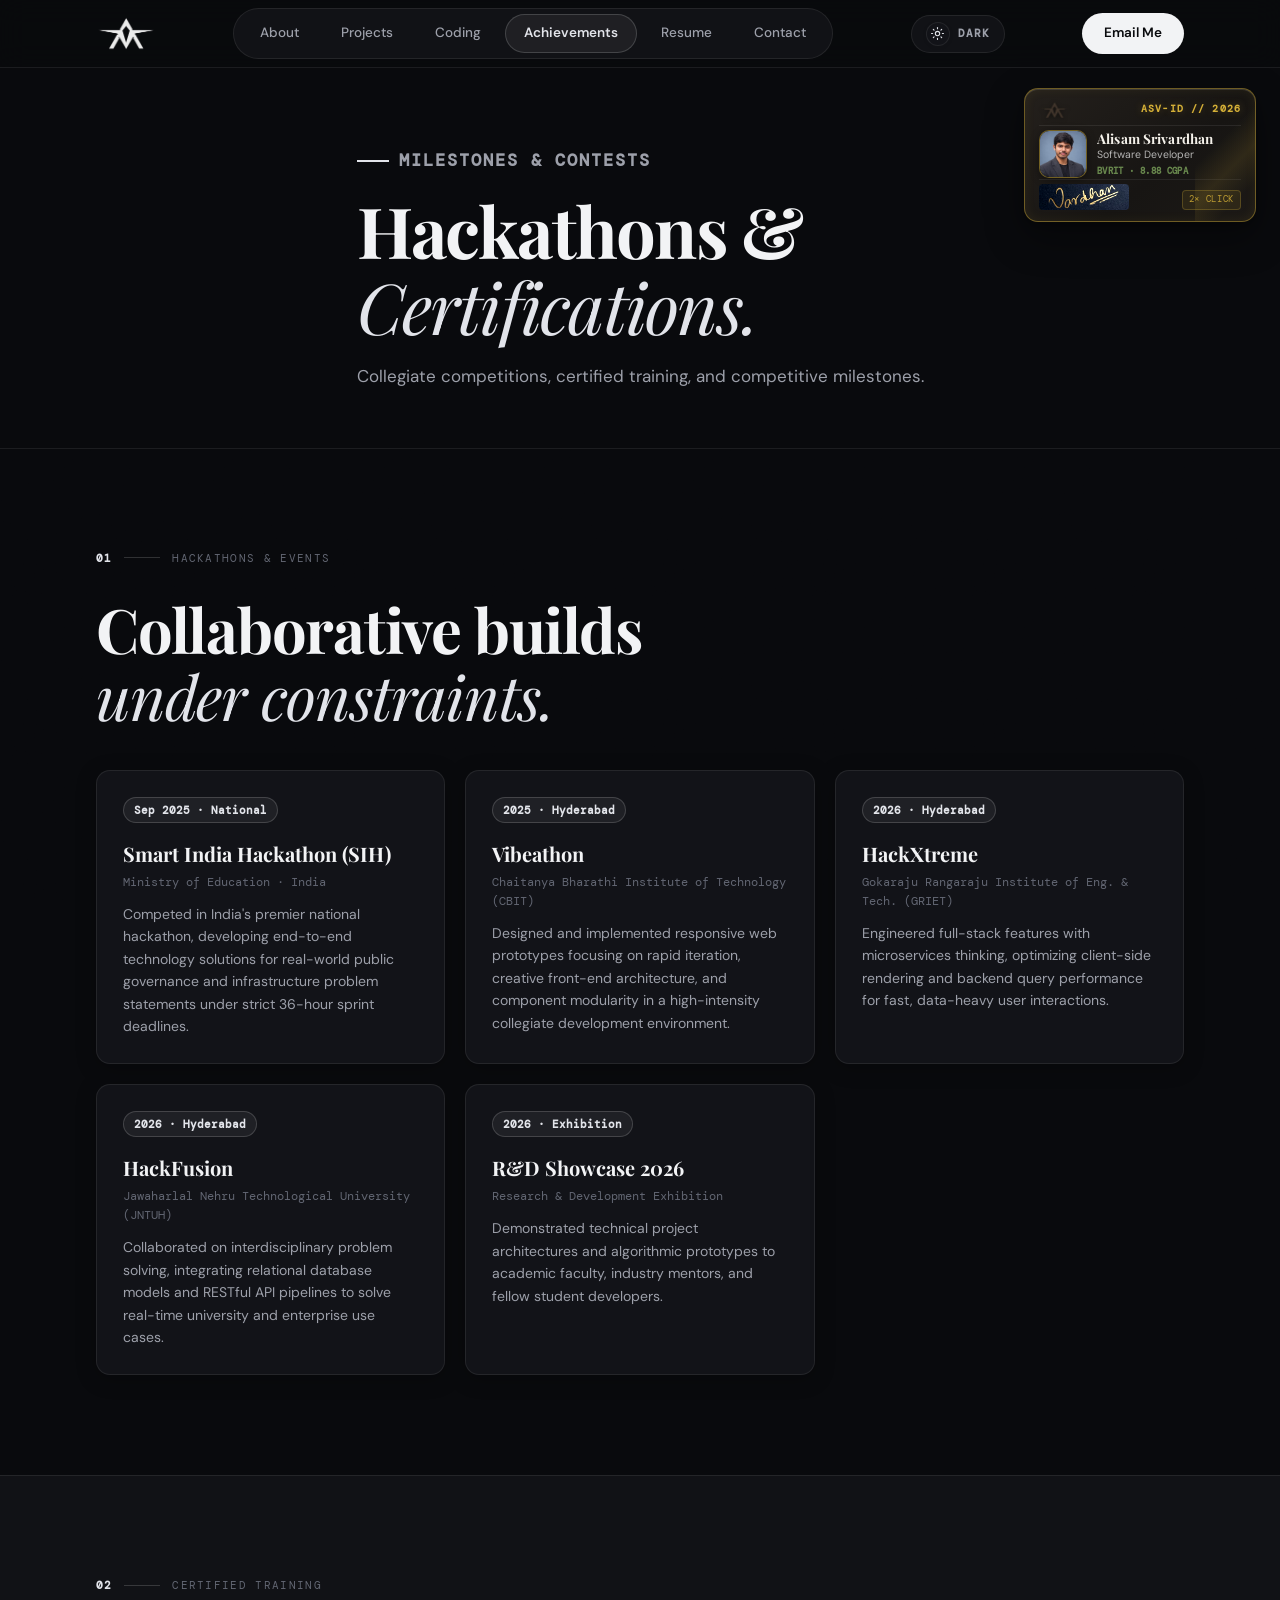
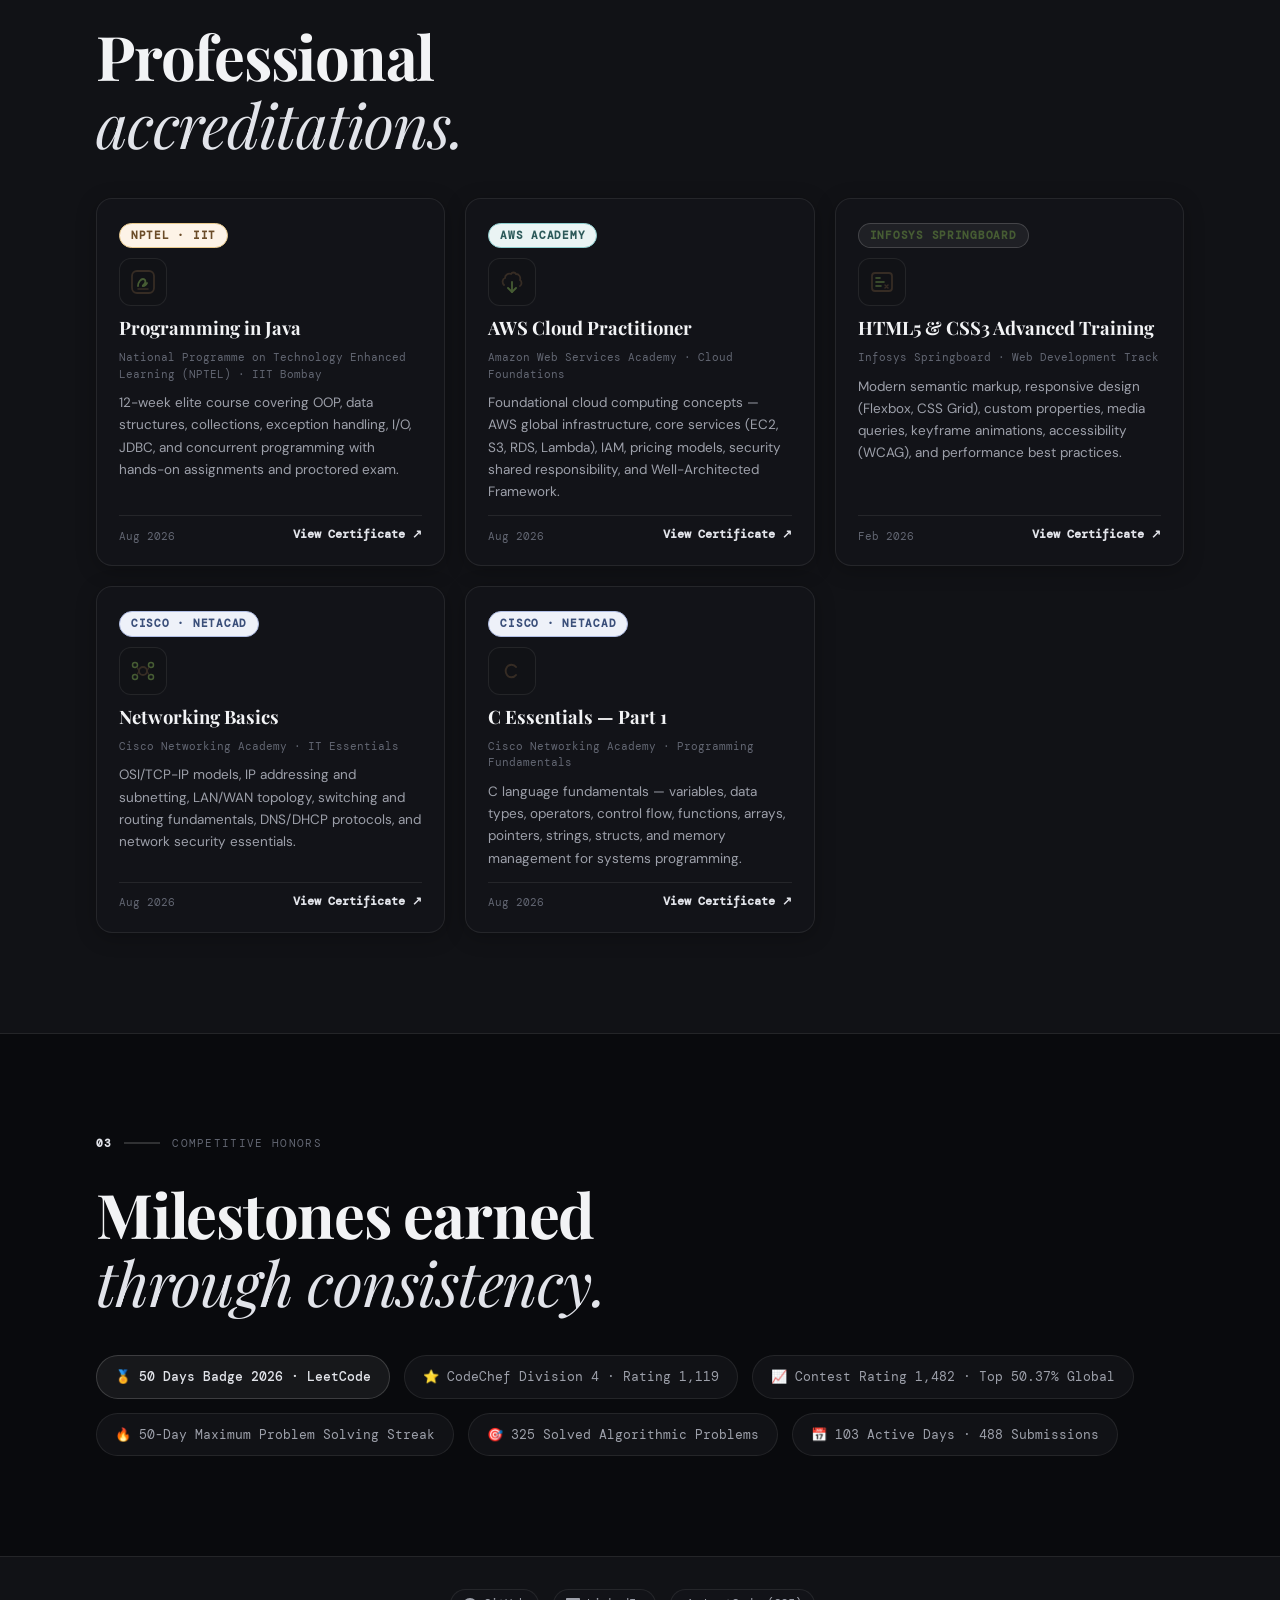
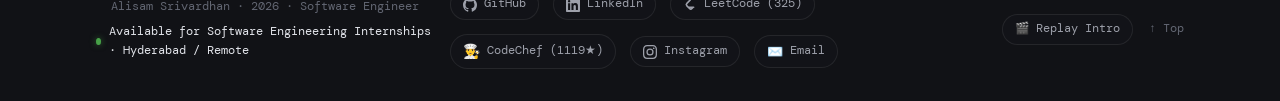
<file: certifications.html>
<!DOCTYPE html>
<html lang="en">
<head>
  <meta charset="UTF-8"/>
  <meta name="viewport" content="width=device-width, initial-scale=1.0"/>
  <title>Alisam Srivardhan — Achievements &amp; Certifications</title>
  <link rel="icon" type="image/svg+xml" href="asv-monogram.svg"/>
  <link rel="preconnect" href="https://fonts.googleapis.com">
  <link rel="preconnect" href="https://fonts.gstatic.com" crossorigin>
  <link href="https://fonts.googleapis.com/css2?family=Playfair+Display:ital,wght@0,500;0,600;0,700;0,800;1,400;1,600&family=DM+Sans:opsz,wght@9..40,300;9..40,400;9..40,500;9..40,600;9..40,700&family=DM+Mono:wght@400;500&display=swap" rel="stylesheet">
  <link rel="stylesheet" href="style.css"/>
  <script src="ink-transition.js"></script>
  <style>
    .hack-grid {
      display: grid; grid-template-columns: repeat(auto-fill, minmax(300px, 1fr));
      gap: 20px;
    }
    .hack-card {
      background: var(--card); border: 1px solid var(--border);
      border-radius: 14px; padding: 26px; position: relative;
      box-shadow: 0 4px 20px rgba(0,0,0,0.25);
      transition: border-color 0.25s, transform 0.25s, box-shadow 0.25s;
    }
    .hack-card:hover {
      border-color: var(--border-h); transform: translateY(-4px);
      box-shadow: 0 12px 32px rgba(0,0,0,0.4);
    }
    .hack-badge {
      font-family: var(--mono); font-size: 11px; color: var(--olive);
      font-weight: 600; background: var(--olive-wash);
      border: 1px solid var(--olive-border); border-radius: 50px;
      padding: 3px 10px; width: fit-content; margin-bottom: 14px;
    }
    .hack-title {
      font-family: var(--serif); font-size: 20px; font-weight: 700;
      color: var(--ink); margin-bottom: 4px;
    }
    .hack-org {
      font-family: var(--mono); font-size: 11.5px; color: var(--ink3);
      margin-bottom: 10px;
    }
    .hack-desc { font-size: 14px; color: var(--ink2); line-height: 1.6; }

    /* ── Certification Cards ── */
    .cert-grid {
      display: grid;
      grid-template-columns: repeat(auto-fill, minmax(290px, 1fr));
      gap: 20px;
    }
    .cert-card {
      background: var(--card); border: 1px solid var(--border);
      border-radius: 16px; padding: 24px 22px 20px;
      cursor: pointer; position: relative; overflow: hidden;
      transition: border-color 0.25s, transform 0.22s, box-shadow 0.25s;
      box-shadow: 0 4px 20px rgba(0,0,0,0.25);
      display: flex; flex-direction: column; gap: 10px;
    }
    .cert-card:hover {
      border-color: var(--border-h); transform: translateY(-5px);
      box-shadow: 0 12px 32px rgba(60,48,38,0.09);
    }
    .cert-card::after {
      content: ''; position: absolute; bottom: 0; left: 0; right: 0;
      height: 3px; background: linear-gradient(90deg, var(--pencil) 0%, var(--olive) 100%);
      opacity: 0; transition: opacity 0.25s;
    }
    .cert-card:hover::after { opacity: 1; }
    .cert-issuer-badge {
      font-family: var(--mono); font-size: 10.5px; font-weight: 600;
      letter-spacing: 0.07em; text-transform: uppercase;
      border-radius: 50px; padding: 3px 11px; width: fit-content;
      border: 1px solid;
    }
    .nptel-badge   { color: #6b4c28; background: #fdf3e7; border-color: #e8c98c; }
    .aws-badge     { color: #2d5a5a; background: #eaf4f4; border-color: #8ecece; }
    .infosys-badge { color: #465c33; background: var(--olive-wash); border-color: var(--olive-border); }
    .cisco-badge   { color: #3b4f7a; background: #eef1f9; border-color: #b0bde4; }
    .cert-icon-wrap {
      width: 48px; height: 48px; border-radius: 12px;
      background: var(--bg2); border: 1px solid var(--border);
      display: flex; align-items: center; justify-content: center;
    }
    .cert-title {
      font-family: var(--serif); font-size: 18.5px; font-weight: 700;
      color: var(--ink); line-height: 1.25;
    }
    .cert-meta {
      font-family: var(--mono); font-size: 11px; color: var(--ink3);
      line-height: 1.5;
    }
    .cert-desc {
      font-size: 13.5px; color: var(--ink2); line-height: 1.65;
      flex: 1;
    }
    .cert-footer {
      display: flex; align-items: center; justify-content: space-between;
      padding-top: 10px; border-top: 1px solid var(--border); margin-top: 2px;
    }
    .cert-date {
      font-family: var(--mono); font-size: 11px; color: var(--ink3);
    }
    .cert-view-link {
      font-family: var(--mono); font-size: 11.5px; color: var(--olive);
      font-weight: 600; transition: opacity 0.2s;
    }
    .cert-card:hover .cert-view-link { opacity: 0.75; }
  </style>

</head>
<body>
<div class="noise"></div>
<div class="scroll-prog" id="scrollProg"></div>

<!-- NAVIGATION -->
<nav id="nav">
  <div class="nav-inner">
    <a href="index.html" class="nav-brand" aria-label="Alisam Srivardhan Home">
      <img src="asv-logo.png" alt="ASV Logo" class="brand-logo" width="48" height="36" />
    </a>

    <div class="nav-links" aria-label="Main navigation">
      <a href="about.html">About</a>
      <a href="projects.html">Projects</a>
      <a href="coding.html">Coding</a>
      <a href="certifications.html" class="active">Achievements</a>
      <a href="resume.html">Resume</a>
      <a href="contact.html">Contact</a>
    </div>

    <a href="mailto:alisamsrivardhan72@gmail.com?subject=Opportunity%20Inquiry" class="nav-cta">
      Email Me
    </a>

    <button class="burger" id="burger" aria-label="Toggle navigation menu" aria-expanded="false">
      <span></span><span></span>
    </button>
  </div>
</nav>

<!-- MOBILE NAVIGATION -->
<div class="mob-nav" id="mobNav" aria-hidden="true">
  <a href="about.html">About</a>
  <a href="projects.html">Projects</a>
  <a href="coding.html">Coding</a>
  <a href="certifications.html" class="active">Achievements</a>
  <a href="resume.html">Resume</a>
  <a href="contact.html">Contact</a>
  <a href="mailto:alisamsrivardhan72@gmail.com?subject=Opportunity%20Inquiry" class="mob-nav-cta">
    Email Me &rarr;
  </a>
</div>

<!-- PAGE HEADER -->
<header class="page-hero">
  <div class="wrap page-hero-inner">
    <p class="page-hero-tag rv">Milestones &amp; Contests</p>
    <h1 class="rv d1">Hackathons &amp;<br><em>Certifications.</em></h1>
    <p class="rv d2">
      Collegiate competitions, certified training, and competitive milestones.
    </p>
  </div>
</header>

<!-- SECTION 1: HACKATHONS -->
<section class="sec">
  <div class="wrap">
    <div class="sec-label rv">
      <span class="sl-n">01</span><span class="sl-bar"></span><span class="sl-t">Hackathons &amp; Events</span>
    </div>
    <h2 class="sec-h rv">Collaborative builds<br><em>under constraints.</em></h2>

    <div class="hack-grid rv d1">
      <!-- SIH -->
      <div class="hack-card">
        <div class="hack-badge">Sep 2025 · National</div>
        <div class="hack-title">Smart India Hackathon (SIH)</div>
        <div class="hack-org">Ministry of Education · India</div>
        <div class="hack-desc">
          Competed in India's premier national hackathon, developing end-to-end technology solutions
          for real-world public governance and infrastructure problem statements under strict 36-hour sprint deadlines.
        </div>
      </div>

      <!-- Vibeathon -->
      <div class="hack-card">
        <div class="hack-badge">2025 · Hyderabad</div>
        <div class="hack-title">Vibeathon</div>
        <div class="hack-org">Chaitanya Bharathi Institute of Technology (CBIT)</div>
        <div class="hack-desc">
          Designed and implemented responsive web prototypes focusing on rapid iteration, creative front-end architecture,
          and component modularity in a high-intensity collegiate development environment.
        </div>
      </div>

      <!-- HackXtreme -->
      <div class="hack-card">
        <div class="hack-badge">2026 · Hyderabad</div>
        <div class="hack-title">HackXtreme</div>
        <div class="hack-org">Gokaraju Rangaraju Institute of Eng. &amp; Tech. (GRIET)</div>
        <div class="hack-desc">
          Engineered full-stack features with microservices thinking, optimizing client-side rendering
          and backend query performance for fast, data-heavy user interactions.
        </div>
      </div>

      <!-- HackFusion -->
      <div class="hack-card">
        <div class="hack-badge">2026 · Hyderabad</div>
        <div class="hack-title">HackFusion</div>
        <div class="hack-org">Jawaharlal Nehru Technological University (JNTUH)</div>
        <div class="hack-desc">
          Collaborated on interdisciplinary problem solving, integrating relational database models
          and RESTful API pipelines to solve real-time university and enterprise use cases.
        </div>
      </div>

      <!-- R&D Showcase -->
      <div class="hack-card">
        <div class="hack-badge">2026 · Exhibition</div>
        <div class="hack-title">R&amp;D Showcase 2026</div>
        <div class="hack-org">Research &amp; Development Exhibition</div>
        <div class="hack-desc">
          Demonstrated technical project architectures and algorithmic prototypes to academic faculty,
          industry mentors, and fellow student developers.
        </div>
      </div>
    </div>
  </div>
</section>

<!-- SECTION 2: CERTIFICATIONS -->
<section class="sec sec-alt">
  <div class="wrap">
    <div class="sec-label rv">
      <span class="sl-n">02</span><span class="sl-bar"></span><span class="sl-t">Certified Training</span>
    </div>
    <h2 class="sec-h rv">Professional<br><em>accreditations.</em></h2>

    <div class="cert-grid rv d1">

      <!-- NPTEL Java -->
      <div class="cert-card" onclick="openCert('certs/nptel-java-certificate.pdf','NPTEL — Programming in Java')">
        <div class="cert-issuer-badge nptel-badge">NPTEL · IIT</div>
        <div class="cert-icon-wrap">
          <svg width="28" height="28" viewBox="0 0 28 28" fill="none"><rect x="3" y="3" width="22" height="22" rx="5" stroke="#362c24" stroke-width="1.8"/><path d="M9 18 C9 14 12 11 14 11 C16 11 17 13 16 15 C15 17 13 18 14 18 C15 18 17 17 18 15" stroke="#465c33" stroke-width="1.8" stroke-linecap="round" fill="none"/><path d="M9 21 L19 21" stroke="#362c24" stroke-width="1.5" stroke-linecap="round"/></svg>
        </div>
        <div class="cert-title">Programming in Java</div>
        <div class="cert-meta">National Programme on Technology Enhanced Learning (NPTEL) · IIT Bombay</div>
        <p class="cert-desc">12-week elite course covering OOP, data structures, collections, exception handling, I/O, JDBC, and concurrent programming with hands-on assignments and proctored exam.</p>
        <div class="cert-footer">
          <span class="cert-date">Aug 2026</span>
          <span class="cert-view-link">View Certificate ↗</span>
        </div>
      </div>

      <!-- AWS Cloud Practitioner -->
      <div class="cert-card" onclick="openCert('certs/aws-cloud-practitioner.pdf','AWS Academy — Cloud Practitioner')">
        <div class="cert-issuer-badge aws-badge">AWS Academy</div>
        <div class="cert-icon-wrap">
          <svg width="28" height="28" viewBox="0 0 28 28" fill="none"><path d="M6 17 C4 15 4 11 7 10 C7 7 10 5 13 6 C14 4 17 4 18 6 C21 6 23 9 22 12 C24 13 24 17 22 18" stroke="#362c24" stroke-width="1.8" stroke-linecap="round" fill="none"/><path d="M10 20 L14 24 L18 20" stroke="#465c33" stroke-width="1.8" stroke-linecap="round" stroke-linejoin="round"/><line x1="14" y1="24" x2="14" y2="14" stroke="#465c33" stroke-width="1.8" stroke-linecap="round"/></svg>
        </div>
        <div class="cert-title">AWS Cloud Practitioner</div>
        <div class="cert-meta">Amazon Web Services Academy · Cloud Foundations</div>
        <p class="cert-desc">Foundational cloud computing concepts — AWS global infrastructure, core services (EC2, S3, RDS, Lambda), IAM, pricing models, security shared responsibility, and Well-Architected Framework.</p>
        <div class="cert-footer">
          <span class="cert-date">Aug 2026</span>
          <span class="cert-view-link">View Certificate ↗</span>
        </div>
      </div>

      <!-- HTML5 & CSS3 Infosys -->
      <div class="cert-card" onclick="openCert('certs/html5-and-css3-infosys.pdf','Infosys Springboard — HTML5 &amp; CSS3')">
        <div class="cert-issuer-badge infosys-badge">Infosys Springboard</div>
        <div class="cert-icon-wrap">
          <svg width="28" height="28" viewBox="0 0 28 28" fill="none"><rect x="4" y="5" width="20" height="18" rx="3" stroke="#362c24" stroke-width="1.8"/><path d="M8 10 L12 10 M8 14 L16 14 M8 18 L13 18" stroke="#465c33" stroke-width="1.6" stroke-linecap="round"/><path d="M17 17 L20 20 M20 17 L17 20" stroke="#362c24" stroke-width="1.5" stroke-linecap="round"/></svg>
        </div>
        <div class="cert-title">HTML5 &amp; CSS3 Advanced Training</div>
        <div class="cert-meta">Infosys Springboard · Web Development Track</div>
        <p class="cert-desc">Modern semantic markup, responsive design (Flexbox, CSS Grid), custom properties, media queries, keyframe animations, accessibility (WCAG), and performance best practices.</p>
        <div class="cert-footer">
          <span class="cert-date">Feb 2026</span>
          <span class="cert-view-link">View Certificate ↗</span>
        </div>
      </div>

      <!-- Networking Basics -->
      <div class="cert-card" onclick="openCert('certs/networking-basics.pdf','Cisco — Networking Basics')">
        <div class="cert-issuer-badge cisco-badge">Cisco · NetAcad</div>
        <div class="cert-icon-wrap">
          <svg width="28" height="28" viewBox="0 0 28 28" fill="none"><circle cx="14" cy="14" r="4" stroke="#362c24" stroke-width="1.8"/><circle cx="6" cy="8" r="2.5" stroke="#465c33" stroke-width="1.5"/><circle cx="22" cy="8" r="2.5" stroke="#465c33" stroke-width="1.5"/><circle cx="6" cy="20" r="2.5" stroke="#465c33" stroke-width="1.5"/><circle cx="22" cy="20" r="2.5" stroke="#465c33" stroke-width="1.5"/><line x1="10" y1="14" x2="8" y2="10" stroke="#362c24" stroke-width="1.3"/><line x1="18" y1="14" x2="20" y2="10" stroke="#362c24" stroke-width="1.3"/><line x1="10" y1="14" x2="8" y2="18" stroke="#362c24" stroke-width="1.3"/><line x1="18" y1="14" x2="20" y2="18" stroke="#362c24" stroke-width="1.3"/></svg>
        </div>
        <div class="cert-title">Networking Basics</div>
        <div class="cert-meta">Cisco Networking Academy · IT Essentials</div>
        <p class="cert-desc">OSI/TCP-IP models, IP addressing and subnetting, LAN/WAN topology, switching and routing fundamentals, DNS/DHCP protocols, and network security essentials.</p>
        <div class="cert-footer">
          <span class="cert-date">Aug 2026</span>
          <span class="cert-view-link">View Certificate ↗</span>
        </div>
      </div>

      <!-- C Essentials -->
      <div class="cert-card" onclick="openCert('certs/c-essentials.pdf','Cisco — C Essentials')">
        <div class="cert-issuer-badge cisco-badge">Cisco · NetAcad</div>
        <div class="cert-icon-wrap">
          <svg width="28" height="28" viewBox="0 0 28 28" fill="none"><path d="M18 10 C16 7 11 7 9 10 C7 13 7 15 9 18 C11 21 16 21 18 18" stroke="#362c24" stroke-width="1.9" stroke-linecap="round" fill="none"/></svg>
        </div>
        <div class="cert-title">C Essentials — Part 1</div>
        <div class="cert-meta">Cisco Networking Academy · Programming Fundamentals</div>
        <p class="cert-desc">C language fundamentals — variables, data types, operators, control flow, functions, arrays, pointers, strings, structs, and memory management for systems programming.</p>
        <div class="cert-footer">
          <span class="cert-date">Aug 2026</span>
          <span class="cert-view-link">View Certificate ↗</span>
        </div>
      </div>

    </div><!-- /.cert-grid -->
  </div>
</section>

<!-- ── CERT LIGHTBOX MODAL ── -->
<div id="certModal" role="dialog" aria-modal="true" aria-label="Certificate viewer" style="display:none; position:fixed; inset:0; z-index:9000; background:rgba(30,25,21,0.82); backdrop-filter:blur(6px); -webkit-backdrop-filter:blur(6px); align-items:center; justify-content:center; padding:24px;">
  <div style="position:relative; width:100%; max-width:860px; height:90vh; background:#fcfbf7; border-radius:16px; overflow:hidden; box-shadow:0 24px 80px rgba(30,25,21,0.35); display:flex; flex-direction:column;">
    <div style="display:flex; align-items:center; justify-content:space-between; padding:14px 20px; border-bottom:1px solid var(--border); background:var(--bg2); flex-shrink:0;">
      <span id="certModalTitle" style="font-family:var(--mono); font-size:12px; color:var(--ink2); font-weight:500;"></span>
      <div style="display:flex; gap:14px; align-items:center;">
        <a id="certModalExternal" href="#" target="_blank" rel="noopener" style="font-family:var(--mono); font-size:11.5px; color:var(--ink2); font-weight:500; text-decoration:none;">Open in Tab ↗</a>
        <a id="certModalDownload" href="#" download style="font-family:var(--mono); font-size:11.5px; color:var(--olive); font-weight:600; text-decoration:none;">↓ Download</a>
        <button onclick="closeCert()" aria-label="Close certificate viewer" style="background:none; border:none; cursor:pointer; font-size:20px; color:var(--ink2); line-height:1; padding:0 4px;">✕</button>
      </div>
    </div>
    <object id="certModalObj" data="" type="application/pdf" style="flex:1; width:100%; border:none;">
      <div style="padding:40px; text-align:center;">
        <p style="color:var(--ink2); margin-bottom:16px;">PDF preview unavailable in this browser.</p>
        <a id="certModalFallback" href="#" download class="btn-primary">Download to View ↓</a>
      </div>
    </object>
  </div>
</div>


<!-- SECTION 3: BADGES WALL -->
<section class="sec">
  <div class="wrap">
    <div class="sec-label rv">
      <span class="sl-n">03</span><span class="sl-bar"></span><span class="sl-t">Competitive Honors</span>
    </div>
    <h2 class="sec-h rv">Milestones earned<br><em>through consistency.</em></h2>

    <div style="display: flex; flex-wrap: wrap; gap: 14px;" class="rv d1">
      <div class="tag hi" style="padding: 10px 18px; font-size: 13px;">
        🏅 50 Days Badge 2026 · LeetCode
      </div>
      <div class="tag" style="padding: 10px 18px; font-size: 13px;">
        ⭐ CodeChef Division 4 · Rating 1,119
      </div>
      <div class="tag" style="padding: 10px 18px; font-size: 13px;">
        📈 Contest Rating 1,482 · Top 50.37% Global
      </div>
      <div class="tag" style="padding: 10px 18px; font-size: 13px;">
        🔥 50-Day Maximum Problem Solving Streak
      </div>
      <div class="tag" style="padding: 10px 18px; font-size: 13px;">
        🎯 325 Solved Algorithmic Problems
      </div>
      <div class="tag" style="padding: 10px 18px; font-size: 13px;">
        📅 103 Active Days · 488 Submissions
      </div>
    </div>
  </div>
</section>

<!-- UNIVERSAL PERSISTENT FOOTER -->
<footer>
  <div class="foot-inner">
    <div style="display: flex; flex-direction: column; gap: 6px;">
      <div class="foot-copy">
        Alisam Srivardhan &middot; <span class="current-year"></span> &middot; Software Engineer
      </div>
      <div style="display: flex; align-items: center; gap: 8px; font-family: var(--mono); font-size: 11.5px; color: var(--olive);">
        <span style="display: inline-block; width: 7px; height: 7px; border-radius: 50%; background: #47A248; box-shadow: 0 0 6px rgba(71,162,72,0.6);"></span>
        <span>Available for Software Engineering Internships &middot; Hyderabad / Remote</span>
      </div>
    </div>

    <!-- Persistent Verified Social & Coding Profiles -->
    <div class="persistent-foot-socials" aria-label="Professional and Coding Profiles">
      <a href="https://github.com/Vardhan-1806" target="_blank" rel="noopener" class="pfoot-link" title="GitHub Profile">
        <svg viewBox="0 0 24 24"><path d="M12 0C5.37 0 0 5.37 0 12c0 5.31 3.435 9.795 8.205 11.385.6.105.825-.255.825-.57 0-.285-.015-1.23-.015-2.235-3.015.555-3.795-.735-4.035-1.41-.135-.345-.72-1.41-1.23-1.695-.42-.225-1.02-.78-.015-.795.945-.015 1.62.87 1.845 1.23 1.08 1.815 2.805 1.305 3.495.99.105-.78.42-1.305.765-1.605-2.67-.3-5.46-1.335-5.46-5.925 0-1.305.465-2.385 1.23-3.225-.12-.3-.54-1.53.12-3.18 0 0 1.005-.315 3.3 1.23.96-.27 1.98-.405 3-.405s2.04.135 3 .405c2.295-1.56 3.3-1.23 3.3-1.23.66 1.65.24 2.88.12 3.18.765.84 1.23 1.905 1.23 3.225 0 4.605-2.805 5.625-5.475 5.925.435.375.81 1.095.81 2.22 0 1.605-.015 2.895-.015 3.3 0 .315.225.69.825.57A12.02 12.02 0 0024 12c0-6.63-5.37-12-12-12z"/></svg>
        GitHub
      </a>
      <a href="https://linkedin.com/in/alisam-srivardhan-291124332" target="_blank" rel="noopener" class="pfoot-link" title="LinkedIn Profile">
        <svg viewBox="0 0 24 24"><path d="M20.447 20.452h-3.554v-5.569c0-1.328-.027-3.037-1.852-3.037-1.853 0-2.136 1.445-2.136 2.939v5.667H9.351V9h3.414v1.561h.046c.477-.9 1.637-1.85 3.37-1.85 3.601 0 4.267 2.37 4.267 5.455v6.286zM5.337 7.433a2.062 2.062 0 0 1-2.063-2.065 2.064 2.064 0 1 1 2.063 2.065zm1.782 13.019H3.555V9h3.564v11.452zM22.225 0H1.771C.792 0 0 .774 0 1.729v20.542C0 23.227.792 24 1.771 24h20.451C23.2 24 24 23.227 24 22.271V1.729C24 .774 23.2 0 22.222 0h.003z"/></svg>
        LinkedIn
      </a>
      <a href="https://leetcode.com/u/Vardhann13/" target="_blank" rel="noopener" class="pfoot-link" title="LeetCode Profile">
        <svg viewBox="0 0 24 24"><path d="M13.48 2.34a1.37 1.37 0 0 0-1.94 0L5.7 8.18a4.42 4.42 0 0 0 0 6.24l4.44 4.44a4.42 4.42 0 0 0 6.24 0l2.02-2.02a1.37 1.37 0 1 0-1.94-1.94l-2.02 2.02a1.68 1.68 0 0 1-2.37 0l-4.44-4.44a1.68 1.68 0 0 1 0-2.37l5.84-5.84a1.37 1.37 0 0 0 0-1.93ZM9.36 14.5a1.37 1.37 0 0 0 0 2.74h8.9a1.37 1.37 0 0 0 0-2.74h-8.9Z"/></svg>
        LeetCode (325)
      </a>
      <a href="https://www.codechef.com/users/vardhann18" target="_blank" rel="noopener" class="pfoot-link" title="CodeChef Profile">
        <span style="font-size: 14px;">👨‍🍳</span>
        CodeChef (1119★)
      </a>
      <a href="https://instagram.com/vardhan_114_" target="_blank" rel="noopener" class="pfoot-link" title="Instagram Profile">
        <svg viewBox="0 0 24 24"><path d="M12 2.163c3.204 0 3.584.012 4.85.07 3.252.148 4.771 1.691 4.919 4.919.058 1.265.069 1.645.069 4.849 0 3.205-.012 3.584-.069 4.849-.149 3.225-1.664 4.771-4.919 4.919-1.266.058-1.644.07-4.85.07-3.204 0-3.584-.012-4.849-.07-3.26-.149-4.771-1.699-4.919-4.92-.058-1.265-.07-1.644-.07-4.849 0-3.204.013-3.583.07-4.849.149-3.227 1.664-4.771 4.919-4.919 1.266-.057 1.645-.069 4.849-.069zm0-2.163c-3.259 0-3.667.014-4.947.072-4.358.2-6.78 2.618-6.98 6.98-.059 1.281-.073 1.689-.073 4.948 0 3.259.014 3.668.072 4.948.2 4.358 2.618 6.78 6.98 6.98 1.281.058 1.689.072 4.948.072 3.259 0 3.668-.014 4.948-.072 4.354-.2 6.782-2.618 6.979-6.98.059-1.28.073-1.689.073-4.948 0-3.259-.014-3.667-.072-4.947-.196-4.354-2.617-6.78-6.979-6.98-1.281-.059-1.69-.073-4.949-.073zm0 5.838a6.162 6.162 0 1 0 0 12.324 6.162 6.162 0 0 0 0-12.324zM12 16a4 4 0 1 1 0-8 4 4 0 0 1 0 8zm6.406-11.845a1.44 1.44 0 1 0 0 2.881 1.44 1.44 0 0 0 0-2.881z"/></svg>
        Instagram
      </a>
      <a href="mailto:alisamsrivardhan72@gmail.com" class="pfoot-link" title="Direct Email">
        <span style="font-size: 13px;">✉️</span>
        Email
      </a>
    </div>

    <div class="foot-actions">
      <button onclick="window.replayAsvIntro()" class="foot-replay-btn" title="Replay Cinematic Intro">🎬 Replay Intro</button>
      <a href="#" class="foot-top">&uarr; Top</a>
    </div>
  </div>
</footer>

<script src="shared.js"></script>
<script>
  function openCert(pdfUrl, title) {
    const modal = document.getElementById('certModal');
    const titleEl = document.getElementById('certModalTitle');
    const objEl = document.getElementById('certModalObj');
    const dlEl = document.getElementById('certModalDownload');
    const extEl = document.getElementById('certModalExternal');
    const fbEl = document.getElementById('certModalFallback');

    titleEl.textContent = title;
    objEl.data = pdfUrl + '#toolbar=1&navpanes=0';
    dlEl.href = pdfUrl;
    extEl.href = pdfUrl;
    fbEl.href = pdfUrl;
    modal.style.display = 'flex';
    document.body.style.overflow = 'hidden';
  }

  function closeCert() {
    const modal = document.getElementById('certModal');
    const objEl = document.getElementById('certModalObj');
    objEl.data = '';
    modal.style.display = 'none';
    document.body.style.overflow = '';
  }

  document.getElementById('certModal')?.addEventListener('click', function(e) {
    if (e.target === this) {
      closeCert();
    }
  });

  document.addEventListener('keydown', function(e) {
    if (e.key === 'Escape') {
      closeCert();
    }
  });
</script>
</body>
</html>
</file>
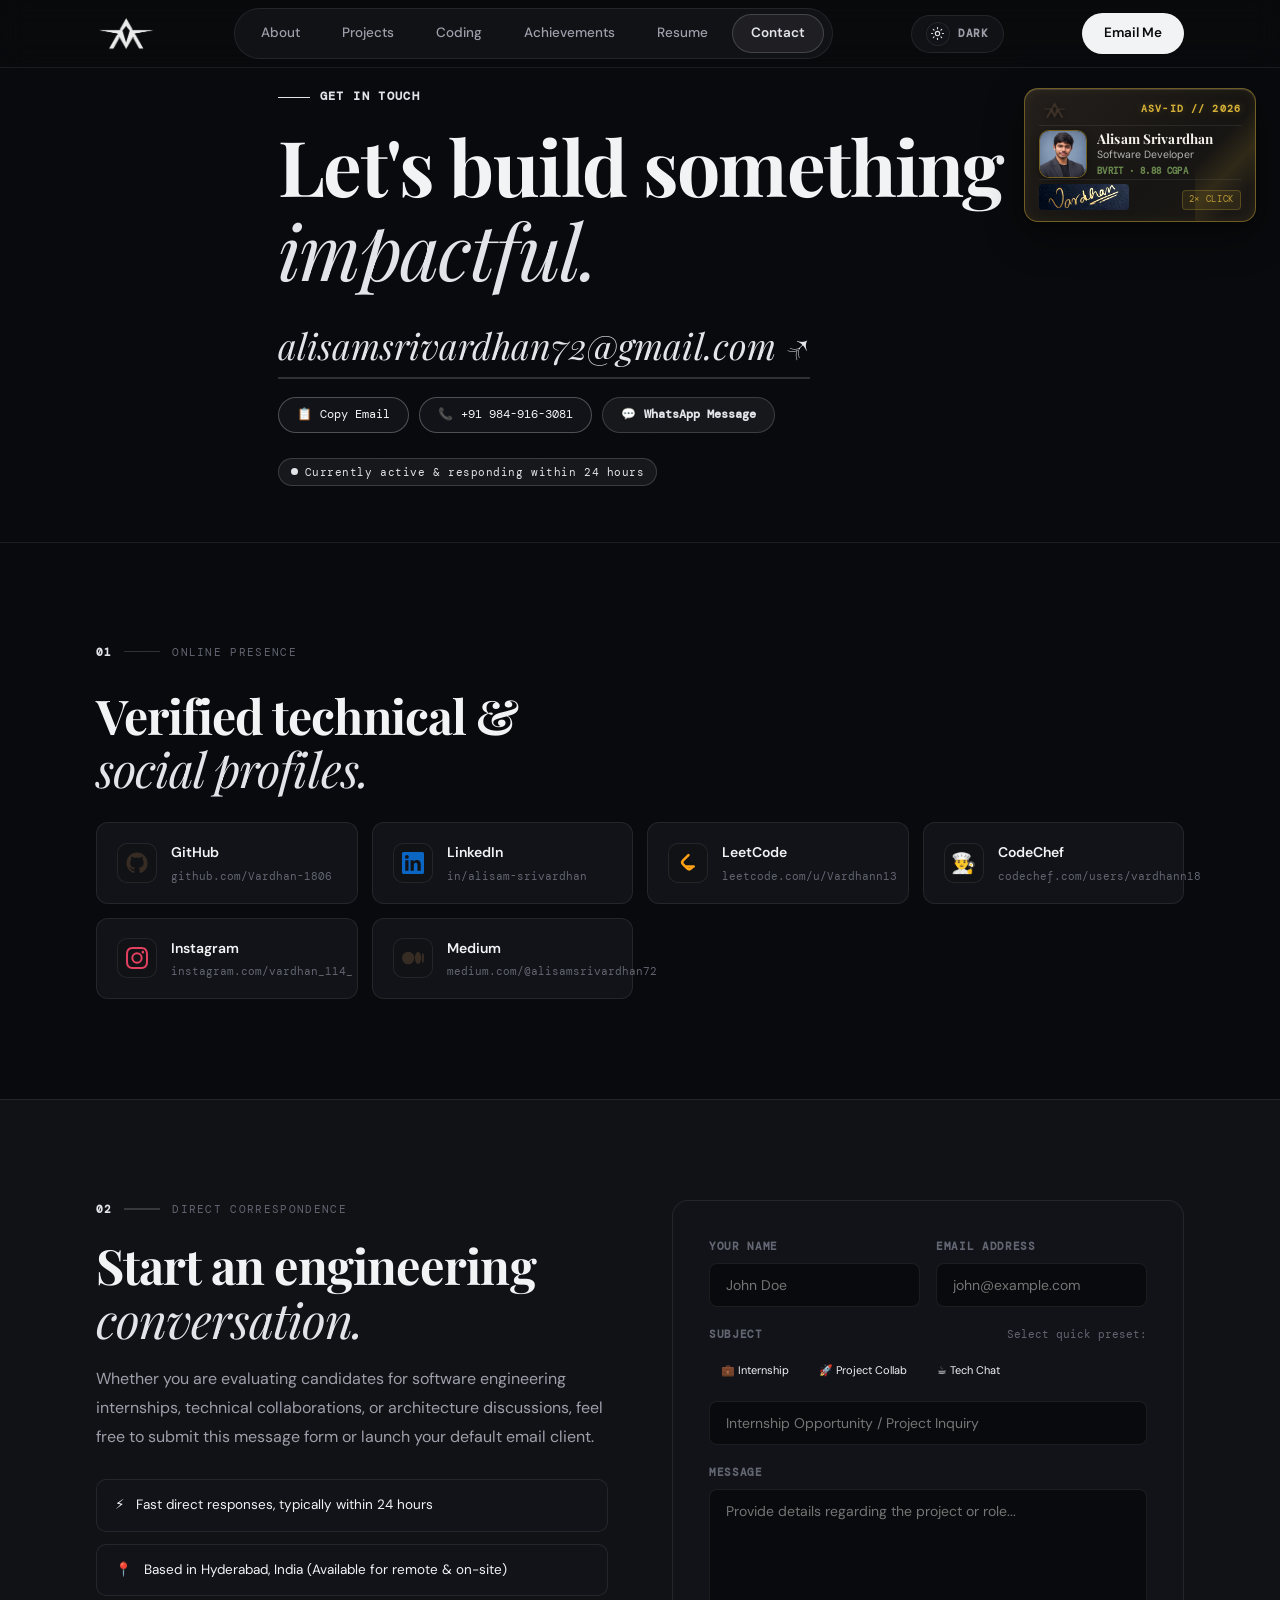
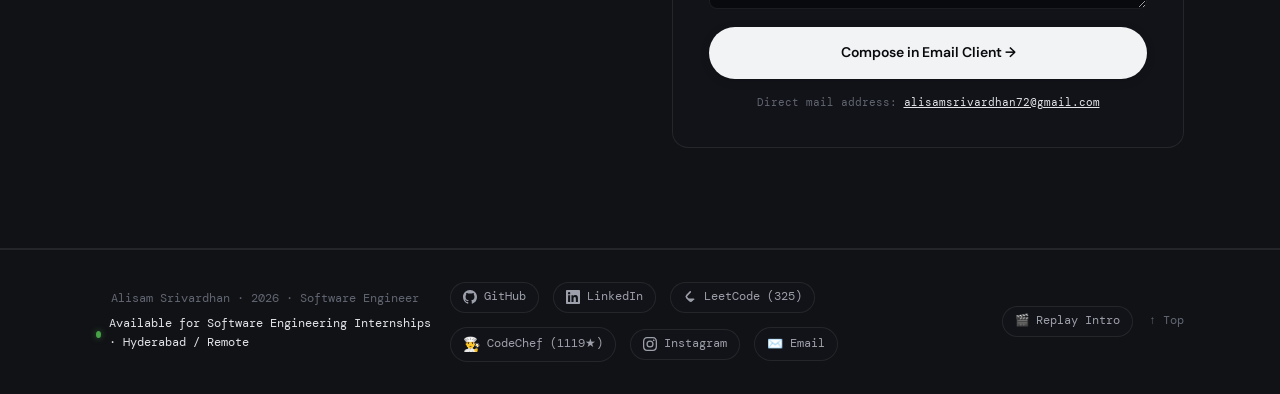
<file: contact.html>
<!DOCTYPE html>
<html lang="en">
<head>
  <meta charset="UTF-8"/>
  <meta name="viewport" content="width=device-width, initial-scale=1.0"/>
  <title>Alisam Srivardhan — Contact &amp; Inquiries</title>
  <link rel="icon" type="image/svg+xml" href="asv-monogram.svg"/>
  <link rel="preconnect" href="https://fonts.googleapis.com">
  <link rel="preconnect" href="https://fonts.gstatic.com" crossorigin>
  <link href="https://fonts.googleapis.com/css2?family=Playfair+Display:ital,wght@0,500;0,600;0,700;0,800;1,400;1,600&family=DM+Sans:opsz,wght@9..40,300;9..40,400;9..40,500;9..40,600;9..40,700&family=DM+Mono:wght@400;500&display=swap" rel="stylesheet">
  <link rel="stylesheet" href="style.css"/>
  <script src="ink-transition.js"></script>
  <style>
    .copy-pill-btn {
      display: inline-flex; align-items: center; gap: 8px;
      font-family: var(--mono); font-size: 12px;
      color: var(--ink); border: 1px solid var(--border-h);
      border-radius: 50px; padding: 7px 18px;
      background: var(--card); cursor: pointer;
      transition: color 0.2s, border-color 0.2s, background 0.2s;
    }
    .copy-pill-btn:hover {
      color: var(--olive); border-color: var(--olive); background: var(--olive-wash);
    }
    .copy-pill-btn.copied {
      color: var(--olive); border-color: var(--olive); background: var(--olive-wash);
    }
    .wa-btn {
      display: inline-flex; align-items: center; gap: 8px;
      padding: 7px 18px; border-radius: 50px; font-size: 12px; font-family: var(--mono);
      background: var(--olive-wash); border: 1px solid var(--olive-border); color: var(--olive); font-weight: 600;
      text-decoration: none; transition: background 0.2s, transform 0.2s;
    }
    .wa-btn:hover { background: rgba(183, 201, 107, 0.22); transform: translateY(-1px); }
  </style>
</head>
<body>
<div class="noise"></div>
<div class="scroll-prog" id="scrollProg"></div>

<!-- Feedback Toast Notification -->
<div id="toast" style="
  position: fixed; bottom: 28px; left: 50%; transform: translateX(-50%) translateY(70px);
  background: var(--card); color: var(--ink);
  border: 1px solid var(--border-h);
  border-radius: 50px; padding: 10px 24px;
  font-family: var(--mono); font-size: 12px;
  z-index: 1000; transition: transform 0.35s var(--ease), opacity 0.35s;
  opacity: 0; pointer-events: none; white-space: nowrap;
  box-shadow: 0 4px 20px rgba(0,0,0,0.5);
">✓ Copied to clipboard</div>

<!-- NAVIGATION -->
<nav id="nav">
  <div class="nav-inner">
    <a href="index.html" class="nav-brand" aria-label="Alisam Srivardhan Home">
      <img src="asv-logo.png" alt="ASV Logo" class="brand-logo" width="48" height="36" />
    </a>

    <div class="nav-links" aria-label="Main navigation">
      <a href="about.html">About</a>
      <a href="projects.html">Projects</a>
      <a href="coding.html">Coding</a>
      <a href="certifications.html">Achievements</a>
      <a href="resume.html">Resume</a>
      <a href="contact.html" class="active">Contact</a>
    </div>

    <!-- Working Direct Mailto Link -->
    <a href="mailto:alisamsrivardhan72@gmail.com?subject=Portfolio%20Inquiry" class="nav-cta" id="navEmailBtn">
      Email Me
    </a>

    <button class="burger" id="burger" aria-label="Toggle navigation menu" aria-expanded="false">
      <span></span><span></span>
    </button>
  </div>
</nav>

<!-- MOBILE NAVIGATION -->
<div class="mob-nav" id="mobNav" aria-hidden="true">
  <a href="about.html">About</a>
  <a href="projects.html">Projects</a>
  <a href="coding.html">Coding</a>
  <a href="certifications.html">Achievements</a>
  <a href="resume.html">Resume</a>
  <a href="contact.html" class="active">Contact</a>
  <a href="mailto:alisamsrivardhan72@gmail.com?subject=Portfolio%20Inquiry" class="mob-nav-cta">
    Email Me &rarr;
  </a>
</div>

<!-- PAGE HEADER -->
<header class="contact-hero">
  <div class="wrap">
    <div class="rv">
      <p class="page-hero-tag">Get in Touch</p>
      <h1 class="sec-h" style="font-size: clamp(42px, 6vw, 84px); margin-bottom: 24px;">
        Let's build something<br><em>impactful.</em>
      </h1>

      <!-- Primary Email Link -->
      <div style="margin-bottom: 18px;">
        <a href="mailto:alisamsrivardhan72@gmail.com?subject=Portfolio%20Inquiry" class="contact-email-link" id="mainContactEmail">
          alisamsrivardhan72@gmail.com &nearr;
        </a>
      </div>

      <!-- Quick Action Controls -->
      <div style="display: flex; gap: 10px; align-items: center; flex-wrap: wrap; margin-bottom: 24px;">
        <button class="copy-pill-btn" data-copy="alisamsrivardhan72@gmail.com" aria-label="Copy email address to clipboard">
          <span>📋</span> Copy Email
        </button>
        <a href="tel:+919849163081" class="copy-pill-btn" style="text-decoration: none;">
          <span>📞</span> +91 984-916-3081
        </a>
        <a href="https://wa.me/919849163081" target="_blank" rel="noopener" class="wa-btn">
          <span>💬</span> WhatsApp Message
        </a>
      </div>

      <div class="live-pill">
        <span class="live-dot" aria-hidden="true"></span>
        Currently active &amp; responding within 24 hours
      </div>
    </div>
  </div>
</header>

<!-- SECTION 1: VERIFIED SOCIAL PROFILES -->
<section class="sec">
  <div class="wrap">
    <div class="sec-label rv">
      <span class="sl-n">01</span><span class="sl-bar"></span><span class="sl-t">Online Presence</span>
    </div>
    <h2 class="sec-h rv" style="font-size: clamp(30px, 4vw, 48px); margin-bottom: 28px;">
      Verified technical &amp;<br><em>social profiles.</em>
    </h2>

    <div class="socials-grid rv d1">
      <!-- GitHub -->
      <a href="https://github.com/Vardhan-1806" target="_blank" rel="noopener" class="sc">
        <div class="sc-icon">
          <svg viewBox="0 0 24 24" width="22" height="22" fill="#362c24" aria-hidden="true">
            <path d="M12 .5C5.73.5.5 5.73.5 12c0 5.09 3.29 9.4 7.86 10.93.57.1.79-.25.79-.55 0-.27-.01-1.17-.02-2.12-3.2.7-3.88-1.36-3.88-1.36-.52-1.33-1.28-1.68-1.28-1.68-1.04-.71.08-.7.08-.7 1.15.08 1.76 1.18 1.76 1.18 1.03 1.75 2.7 1.25 3.36.96.1-.75.4-1.25.72-1.54-2.55-.29-5.24-1.28-5.24-5.7 0-1.26.45-2.29 1.18-3.1-.12-.29-.51-1.46.11-3.04 0 0 .96-.31 3.15 1.18a10.9 10.9 0 0 1 5.74 0c2.19-1.49 3.15-1.18 3.15-1.18.62 1.58.23 2.75.11 3.04.73.81 1.18 1.84 1.18 3.1 0 4.43-2.7 5.41-5.26 5.7.41.36.78 1.06.78 2.14 0 1.55-.01 2.79-.01 3.17 0 .3.21.66.79.55A10.5 10.5 0 0 0 23.5 12c0-6.27-5.23-11.5-11.5-11.5Z"/>
          </svg>
        </div>
        <div>
          <div class="sc-name">GitHub</div>
          <div class="sc-handle">github.com/Vardhan-1806</div>
        </div>
      </a>

      <!-- LinkedIn -->
      <a href="https://linkedin.com/in/alisam-srivardhan-291124332" target="_blank" rel="noopener" class="sc">
        <div class="sc-icon">
          <svg viewBox="0 0 24 24" width="22" height="22" fill="#0A66C2" aria-hidden="true">
            <path d="M20.447 20.452h-3.554v-5.569c0-1.328-.027-3.037-1.852-3.037-1.853 0-2.136 1.445-2.136 2.939v5.667H9.351V9h3.414v1.561h.046c.477-.9 1.637-1.85 3.37-1.85 3.601 0 4.267 2.37 4.267 5.455v6.286zM5.337 7.433a2.062 2.062 0 0 1-2.063-2.065 2.064 2.064 0 1 1 2.063 2.065zm1.782 13.019H3.555V9h3.564v11.452zM22.225 0H1.771C.792 0 0 .774 0 1.729v20.542C0 23.227.792 24 1.771 24h20.451C23.2 24 24 23.227 24 22.271V1.729C24 .774 23.2 0 22.222 0h.003z"/>
          </svg>
        </div>
        <div>
          <div class="sc-name">LinkedIn</div>
          <div class="sc-handle">in/alisam-srivardhan</div>
        </div>
      </a>

      <!-- LeetCode -->
      <a href="https://leetcode.com/u/Vardhann13/" target="_blank" rel="noopener" class="sc">
        <div class="sc-icon">
          <svg viewBox="0 0 24 24" width="22" height="22" fill="#FFA116" aria-hidden="true">
            <path d="M13.48 2.34a1.37 1.37 0 0 0-1.94 0L5.7 8.18a4.42 4.42 0 0 0 0 6.24l4.44 4.44a4.42 4.42 0 0 0 6.24 0l2.02-2.02a1.37 1.37 0 1 0-1.94-1.94l-2.02 2.02a1.68 1.68 0 0 1-2.37 0l-4.44-4.44a1.68 1.68 0 0 1 0-2.37l5.84-5.84a1.37 1.37 0 0 0 0-1.93ZM9.36 14.5a1.37 1.37 0 0 0 0 2.74h8.9a1.37 1.37 0 0 0 0-2.74h-8.9Z"/>
          </svg>
        </div>
        <div>
          <div class="sc-name">LeetCode</div>
          <div class="sc-handle">leetcode.com/u/Vardhann13</div>
        </div>
      </a>

      <!-- CodeChef -->
      <a href="https://www.codechef.com/users/vardhann18" target="_blank" rel="noopener" class="sc">
        <div class="sc-icon" style="font-size: 20px;">
          👨‍🍳
        </div>
        <div>
          <div class="sc-name">CodeChef</div>
          <div class="sc-handle">codechef.com/users/vardhann18</div>
        </div>
      </a>

      <!-- Instagram -->
      <a href="https://instagram.com/vardhan_114_" target="_blank" rel="noopener" class="sc">
        <div class="sc-icon">
          <svg viewBox="0 0 24 24" width="22" height="22" fill="#E4405F" aria-hidden="true">
            <path d="M12 2.163c3.204 0 3.584.012 4.85.07 3.252.148 4.771 1.691 4.919 4.919.058 1.265.069 1.645.069 4.849 0 3.205-.012 3.584-.069 4.849-.149 3.225-1.664 4.771-4.919 4.919-1.266.058-1.644.07-4.85.07-3.204 0-3.584-.012-4.849-.07-3.26-.149-4.771-1.699-4.919-4.92-.058-1.265-.07-1.644-.07-4.849 0-3.204.013-3.583.07-4.849.149-3.227 1.664-4.771 4.919-4.919 1.266-.057 1.645-.069 4.849-.069zm0-2.163c-3.259 0-3.667.014-4.947.072-4.358.2-6.78 2.618-6.98 6.98-.059 1.281-.073 1.689-.073 4.948 0 3.259.014 3.668.072 4.948.2 4.358 2.618 6.78 6.98 6.98 1.281.058 1.689.072 4.948.072 3.259 0 3.668-.014 4.948-.072 4.354-.2 6.782-2.618 6.979-6.98.059-1.28.073-1.689.073-4.948 0-3.259-.014-3.667-.072-4.947-.196-4.354-2.617-6.78-6.979-6.98-1.281-.059-1.69-.073-4.949-.073zm0 5.838a6.162 6.162 0 1 0 0 12.324 6.162 6.162 0 0 0 0-12.324zM12 16a4 4 0 1 1 0-8 4 4 0 0 1 0 8zm6.406-11.845a1.44 1.44 0 1 0 0 2.881 1.44 1.44 0 0 0 0-2.881z"/>
          </svg>
        </div>
        <div>
          <div class="sc-name">Instagram</div>
          <div class="sc-handle">instagram.com/vardhan_114_</div>
        </div>
      </a>

      <!-- Medium -->
      <a href="https://medium.com/@alisamsrivardhan72" target="_blank" rel="noopener" class="sc">
        <div class="sc-icon">
          <svg viewBox="0 0 24 24" width="22" height="22" fill="#362c24" aria-hidden="true">
            <path d="M13.54 12a6.8 6.8 0 0 1-6.77 6.82A6.8 6.8 0 0 1 0 12a6.8 6.8 0 0 1 6.77-6.82A6.8 6.8 0 0 1 13.54 12zM20.96 12c0 3.54-1.51 6.42-3.38 6.42-1.87 0-3.39-2.88-3.39-6.42s1.52-6.42 3.39-6.42 3.38 2.88 3.38 6.42M24 12c0 3.17-.53 5.75-1.19 5.75-.66 0-1.19-2.58-1.19-5.75s.53-5.75 1.19-5.75C23.47 6.25 24 8.83 24 12z"/>
          </svg>
        </div>
        <div>
          <div class="sc-name">Medium</div>
          <div class="sc-handle">medium.com/@alisamsrivardhan72</div>
        </div>
      </a>
    </div>
  </div>
</section>

<!-- SECTION 2: EMAIL COMPOSER FORM (WITH ROBUST MAILTO FALLBACK) -->
<section class="sec sec-alt">
  <div class="wrap">
    <div style="display: grid; grid-template-columns: 1fr 1fr; gap: 64px; align-items: start;" class="contact-2col">
      <!-- Left: Context -->
      <div class="rv">
        <div class="sec-label" style="margin-bottom: 20px;">
          <span class="sl-n">02</span><span class="sl-bar"></span><span class="sl-t">Direct Correspondence</span>
        </div>
        <h2 class="sec-h" style="font-size: clamp(32px, 3.8vw, 50px); margin-bottom: 20px;">
          Start an engineering<br><em>conversation.</em>
        </h2>
        <p style="font-size: 16px; color: var(--ink2); line-height: 1.8; margin-bottom: 24px;">
          Whether you are evaluating candidates for software engineering internships, technical collaborations,
          or architecture discussions, feel free to submit this message form or launch your default email client.
        </p>

        <div style="display: flex; flex-direction: column; gap: 12px; margin-top: 28px;">
          <div style="display: flex; align-items: center; gap: 12px; padding: 14px 18px; background: var(--card); border: 1px solid var(--border); border-radius: 10px; font-size: 13.5px;">
            <span>⚡</span>
            <span>Fast direct responses, typically within 24 hours</span>
          </div>
          <div style="display: flex; align-items: center; gap: 12px; padding: 14px 18px; background: var(--card); border: 1px solid var(--border); border-radius: 10px; font-size: 13.5px;">
            <span>📍</span>
            <span>Based in Hyderabad, India (Available for remote &amp; on-site)</span>
          </div>
        </div>
      </div>

      <!-- Right: Functional Form -->
      <div class="rv d1">
        <form class="contact-form" id="contactMsgForm">
          <div class="form-row">
            <div class="form-field">
              <label class="form-label" for="senderName">Your Name</label>
              <input class="form-input" type="text" id="senderName" name="name" placeholder="John Doe" required autocomplete="name"/>
            </div>
            <div class="form-field">
              <label class="form-label" for="senderEmail">Email Address</label>
              <input class="form-input" type="email" id="senderEmail" name="email" placeholder="john@example.com" required autocomplete="email"/>
            </div>
          </div>

          <div class="form-field">
            <div style="display: flex; justify-content: space-between; align-items: baseline; margin-bottom: 6px;">
              <label class="form-label" for="msgSubject" style="margin-bottom: 0;">Subject</label>
              <span style="font-family: var(--mono); font-size: 11px; color: var(--ink3);">Select quick preset:</span>
            </div>
            <div style="display: flex; gap: 6px; flex-wrap: wrap; margin-bottom: 10px;" id="subjectPresets">
              <button type="button" class="tech-pill" style="padding: 4px 12px; font-size: 11px;" data-subject="Software Engineering Internship Inquiry">💼 Internship</button>
              <button type="button" class="tech-pill" style="padding: 4px 12px; font-size: 11px;" data-subject="Full-Stack / RAG Project Collaboration">🚀 Project Collab</button>
              <button type="button" class="tech-pill" style="padding: 4px 12px; font-size: 11px;" data-subject="Technical Discussion / Systems Architecture">☕ Tech Chat</button>
            </div>
            <input class="form-input" type="text" id="msgSubject" name="subject" placeholder="Internship Opportunity / Project Inquiry" required/>
          </div>

          <div class="form-field">
            <label class="form-label" for="msgBody">Message</label>
            <textarea class="form-textarea" id="msgBody" name="message" placeholder="Provide details regarding the project or role..." required></textarea>
          </div>

          <button type="submit" class="btn-primary" style="width: 100%; justify-content: center; padding: 14px;" id="sendBtn">
            Compose in Email Client &rarr;
          </button>

          <p style="text-align: center; font-family: var(--mono); font-size: 11px; color: var(--ink3); margin-top: 14px;">
            Direct mail address: <a href="mailto:alisamsrivardhan72@gmail.com" style="color: var(--olive); text-decoration: underline;">alisamsrivardhan72@gmail.com</a>
          </p>
        </form>
      </div>
    </div>
  </div>
</section>

<!-- UNIVERSAL PERSISTENT FOOTER -->
<footer>
  <div class="foot-inner">
    <div style="display: flex; flex-direction: column; gap: 6px;">
      <div class="foot-copy">
        Alisam Srivardhan &middot; <span class="current-year"></span> &middot; Software Engineer
      </div>
      <div style="display: flex; align-items: center; gap: 8px; font-family: var(--mono); font-size: 11.5px; color: var(--olive);">
        <span style="display: inline-block; width: 7px; height: 7px; border-radius: 50%; background: #47A248; box-shadow: 0 0 6px rgba(71,162,72,0.6);"></span>
        <span>Available for Software Engineering Internships &middot; Hyderabad / Remote</span>
      </div>
    </div>

    <!-- Persistent Verified Social & Coding Profiles -->
    <div class="persistent-foot-socials" aria-label="Professional and Coding Profiles">
      <a href="https://github.com/Vardhan-1806" target="_blank" rel="noopener" class="pfoot-link" title="GitHub Profile">
        <svg viewBox="0 0 24 24"><path d="M12 0C5.37 0 0 5.37 0 12c0 5.31 3.435 9.795 8.205 11.385.6.105.825-.255.825-.57 0-.285-.015-1.23-.015-2.235-3.015.555-3.795-.735-4.035-1.41-.135-.345-.72-1.41-1.23-1.695-.42-.225-1.02-.78-.015-.795.945-.015 1.62.87 1.845 1.23 1.08 1.815 2.805 1.305 3.495.99.105-.78.42-1.305.765-1.605-2.67-.3-5.46-1.335-5.46-5.925 0-1.305.465-2.385 1.23-3.225-.12-.3-.54-1.53.12-3.18 0 0 1.005-.315 3.3 1.23.96-.27 1.98-.405 3-.405s2.04.135 3 .405c2.295-1.56 3.3-1.23 3.3-1.23.66 1.65.24 2.88.12 3.18.765.84 1.23 1.905 1.23 3.225 0 4.605-2.805 5.625-5.475 5.925.435.375.81 1.095.81 2.22 0 1.605-.015 2.895-.015 3.3 0 .315.225.69.825.57A12.02 12.02 0 0024 12c0-6.63-5.37-12-12-12z"/></svg>
        GitHub
      </a>
      <a href="https://linkedin.com/in/alisam-srivardhan-291124332" target="_blank" rel="noopener" class="pfoot-link" title="LinkedIn Profile">
        <svg viewBox="0 0 24 24"><path d="M20.447 20.452h-3.554v-5.569c0-1.328-.027-3.037-1.852-3.037-1.853 0-2.136 1.445-2.136 2.939v5.667H9.351V9h3.414v1.561h.046c.477-.9 1.637-1.85 3.37-1.85 3.601 0 4.267 2.37 4.267 5.455v6.286zM5.337 7.433a2.062 2.062 0 0 1-2.063-2.065 2.064 2.064 0 1 1 2.063 2.065zm1.782 13.019H3.555V9h3.564v11.452zM22.225 0H1.771C.792 0 0 .774 0 1.729v20.542C0 23.227.792 24 1.771 24h20.451C23.2 24 24 23.227 24 22.271V1.729C24 .774 23.2 0 22.222 0h.003z"/></svg>
        LinkedIn
      </a>
      <a href="https://leetcode.com/u/Vardhann13/" target="_blank" rel="noopener" class="pfoot-link" title="LeetCode Profile">
        <svg viewBox="0 0 24 24"><path d="M13.48 2.34a1.37 1.37 0 0 0-1.94 0L5.7 8.18a4.42 4.42 0 0 0 0 6.24l4.44 4.44a4.42 4.42 0 0 0 6.24 0l2.02-2.02a1.37 1.37 0 1 0-1.94-1.94l-2.02 2.02a1.68 1.68 0 0 1-2.37 0l-4.44-4.44a1.68 1.68 0 0 1 0-2.37l5.84-5.84a1.37 1.37 0 0 0 0-1.93ZM9.36 14.5a1.37 1.37 0 0 0 0 2.74h8.9a1.37 1.37 0 0 0 0-2.74h-8.9Z"/></svg>
        LeetCode (325)
      </a>
      <a href="https://www.codechef.com/users/vardhann18" target="_blank" rel="noopener" class="pfoot-link" title="CodeChef Profile">
        <span style="font-size: 14px;">👨‍🍳</span>
        CodeChef (1119★)
      </a>
      <a href="https://instagram.com/vardhan_114_" target="_blank" rel="noopener" class="pfoot-link" title="Instagram Profile">
        <svg viewBox="0 0 24 24"><path d="M12 2.163c3.204 0 3.584.012 4.85.07 3.252.148 4.771 1.691 4.919 4.919.058 1.265.069 1.645.069 4.849 0 3.205-.012 3.584-.069 4.849-.149 3.225-1.664 4.771-4.919 4.919-1.266.058-1.644.07-4.85.07-3.204 0-3.584-.012-4.849-.07-3.26-.149-4.771-1.699-4.919-4.92-.058-1.265-.07-1.644-.07-4.849 0-3.204.013-3.583.07-4.849.149-3.227 1.664-4.771 4.919-4.919 1.266-.057 1.645-.069 4.849-.069zm0-2.163c-3.259 0-3.667.014-4.947.072-4.358.2-6.78 2.618-6.98 6.98-.059 1.281-.073 1.689-.073 4.948 0 3.259.014 3.668.072 4.948.2 4.358 2.618 6.78 6.98 6.98 1.281.058 1.689.072 4.948.072 3.259 0 3.668-.014 4.948-.072 4.354-.2 6.782-2.618 6.979-6.98.059-1.28.073-1.689.073-4.948 0-3.259-.014-3.667-.072-4.947-.196-4.354-2.617-6.78-6.979-6.98-1.281-.059-1.69-.073-4.949-.073zm0 5.838a6.162 6.162 0 1 0 0 12.324 6.162 6.162 0 0 0 0-12.324zM12 16a4 4 0 1 1 0-8 4 4 0 0 1 0 8zm6.406-11.845a1.44 1.44 0 1 0 0 2.881 1.44 1.44 0 0 0 0-2.881z"/></svg>
        Instagram
      </a>
      <a href="mailto:alisamsrivardhan72@gmail.com" class="pfoot-link" title="Direct Email">
        <span style="font-size: 13px;">✉️</span>
        Email
      </a>
    </div>

    <div class="foot-actions">
      <button onclick="window.replayAsvIntro()" class="foot-replay-btn" title="Replay Cinematic Intro">🎬 Replay Intro</button>
      <a href="#" class="foot-top">&uarr; Top</a>
    </div>
  </div>
</footer>

<script src="shared.js"></script>
<script>
  // Handcrafted Form Submission opening native email client with pre-encoded values
  
  // Quick Subject Presets
  document.querySelectorAll('#subjectPresets button').forEach(btn => {
    btn.addEventListener('click', () => {
      const subjectInput = document.getElementById('msgSubject');
      if (subjectInput) {
        subjectInput.value = btn.getAttribute('data-subject');
        subjectInput.focus();
      }
    });
  });

  document.getElementById('contactMsgForm')?.addEventListener('submit', function(e) {
    e.preventDefault();
    const name = document.getElementById('senderName').value.trim();
    const email = document.getElementById('senderEmail').value.trim();
    const subject = document.getElementById('msgSubject').value.trim() || 'Portfolio Inquiry';
    const message = document.getElementById('msgBody').value.trim();

    if (!name || !email || !message) {
      alert('Please fill in your name, email, and message.');
      return;
    }

    const emailBody = `Hi Alisam,\n\n${message}\n\n---\nSender: ${name}\nEmail: ${email}`;
    const mailtoUrl = `mailto:alisamsrivardhan72@gmail.com?subject=${encodeURIComponent(subject)}&body=${encodeURIComponent(emailBody)}`;

    // Open mail client
    window.location.href = mailtoUrl;

    const btn = document.getElementById('sendBtn');
    btn.innerHTML = '<span>✓</span> Email Client Opened';
    setTimeout(() => {
      btn.innerHTML = 'Compose in Email Client &rarr;';
    }, 3000);
  });
</script>
</body>
</html>
</file>
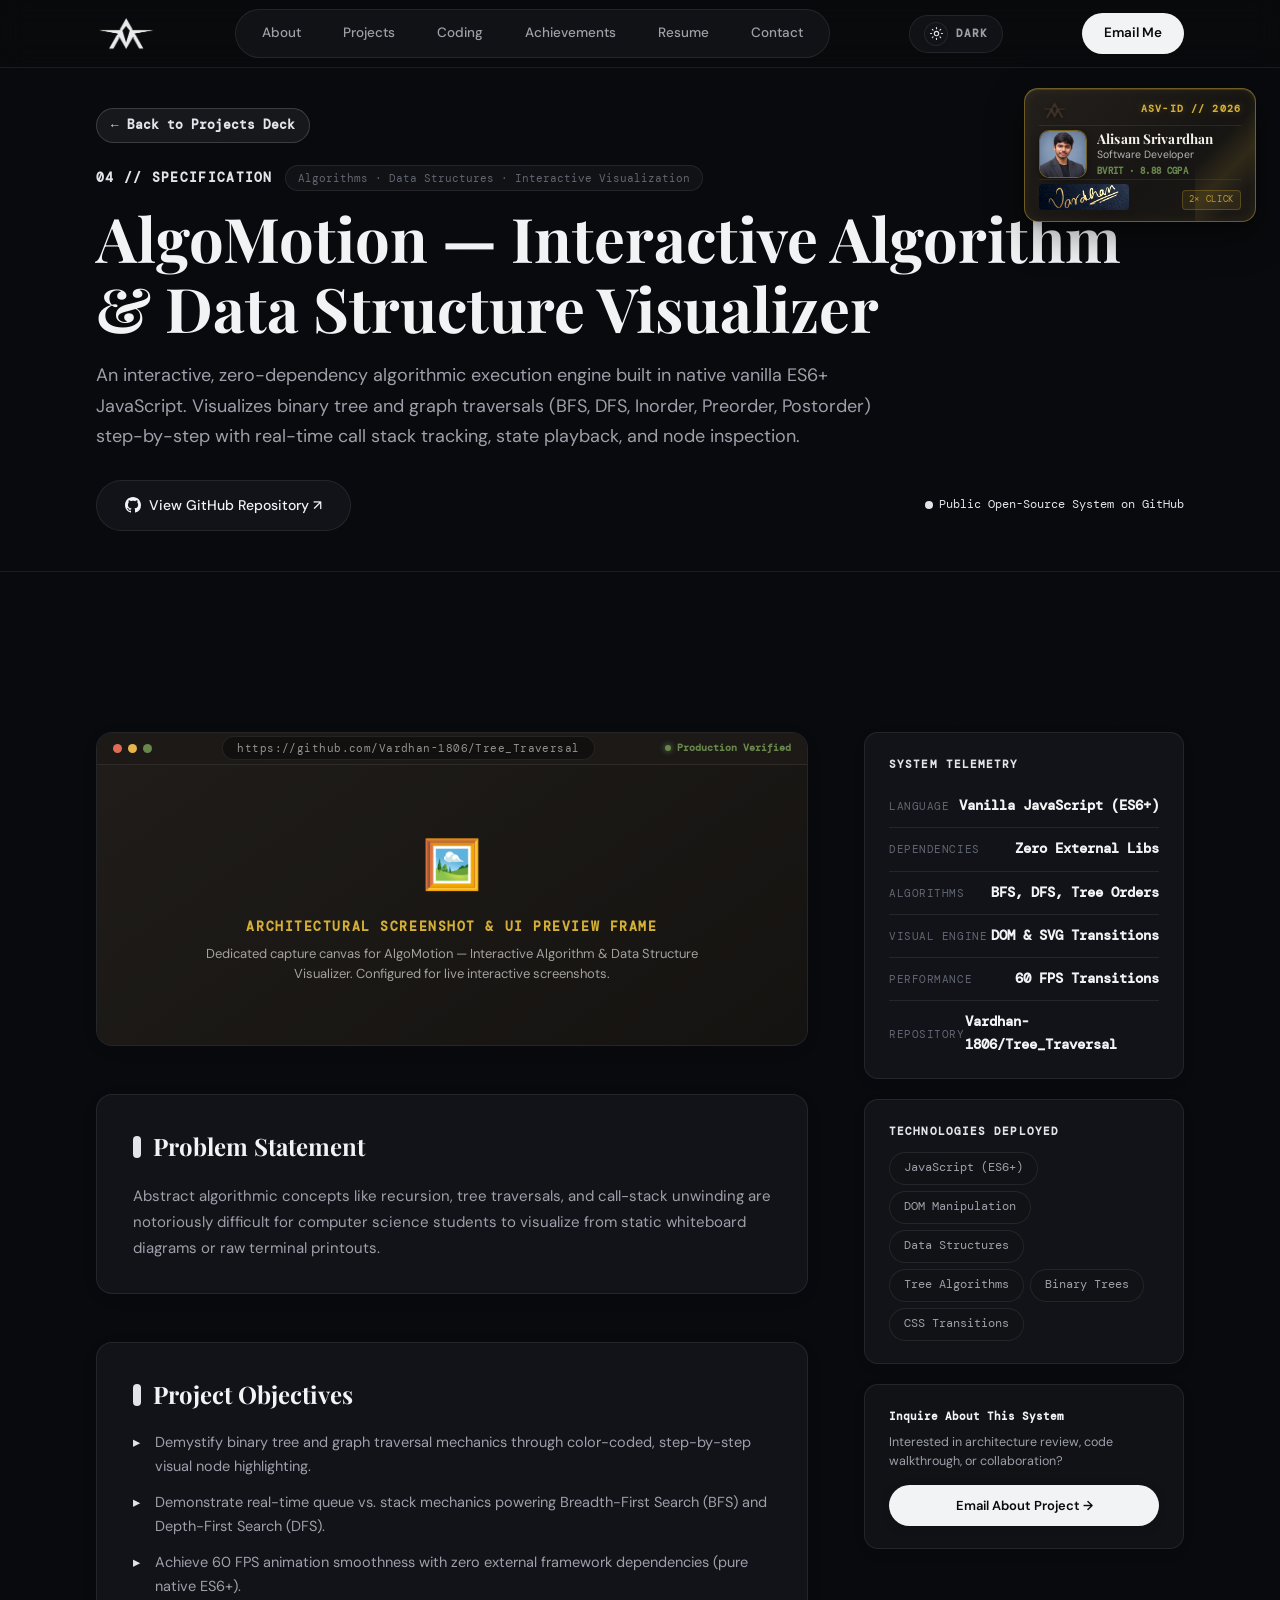
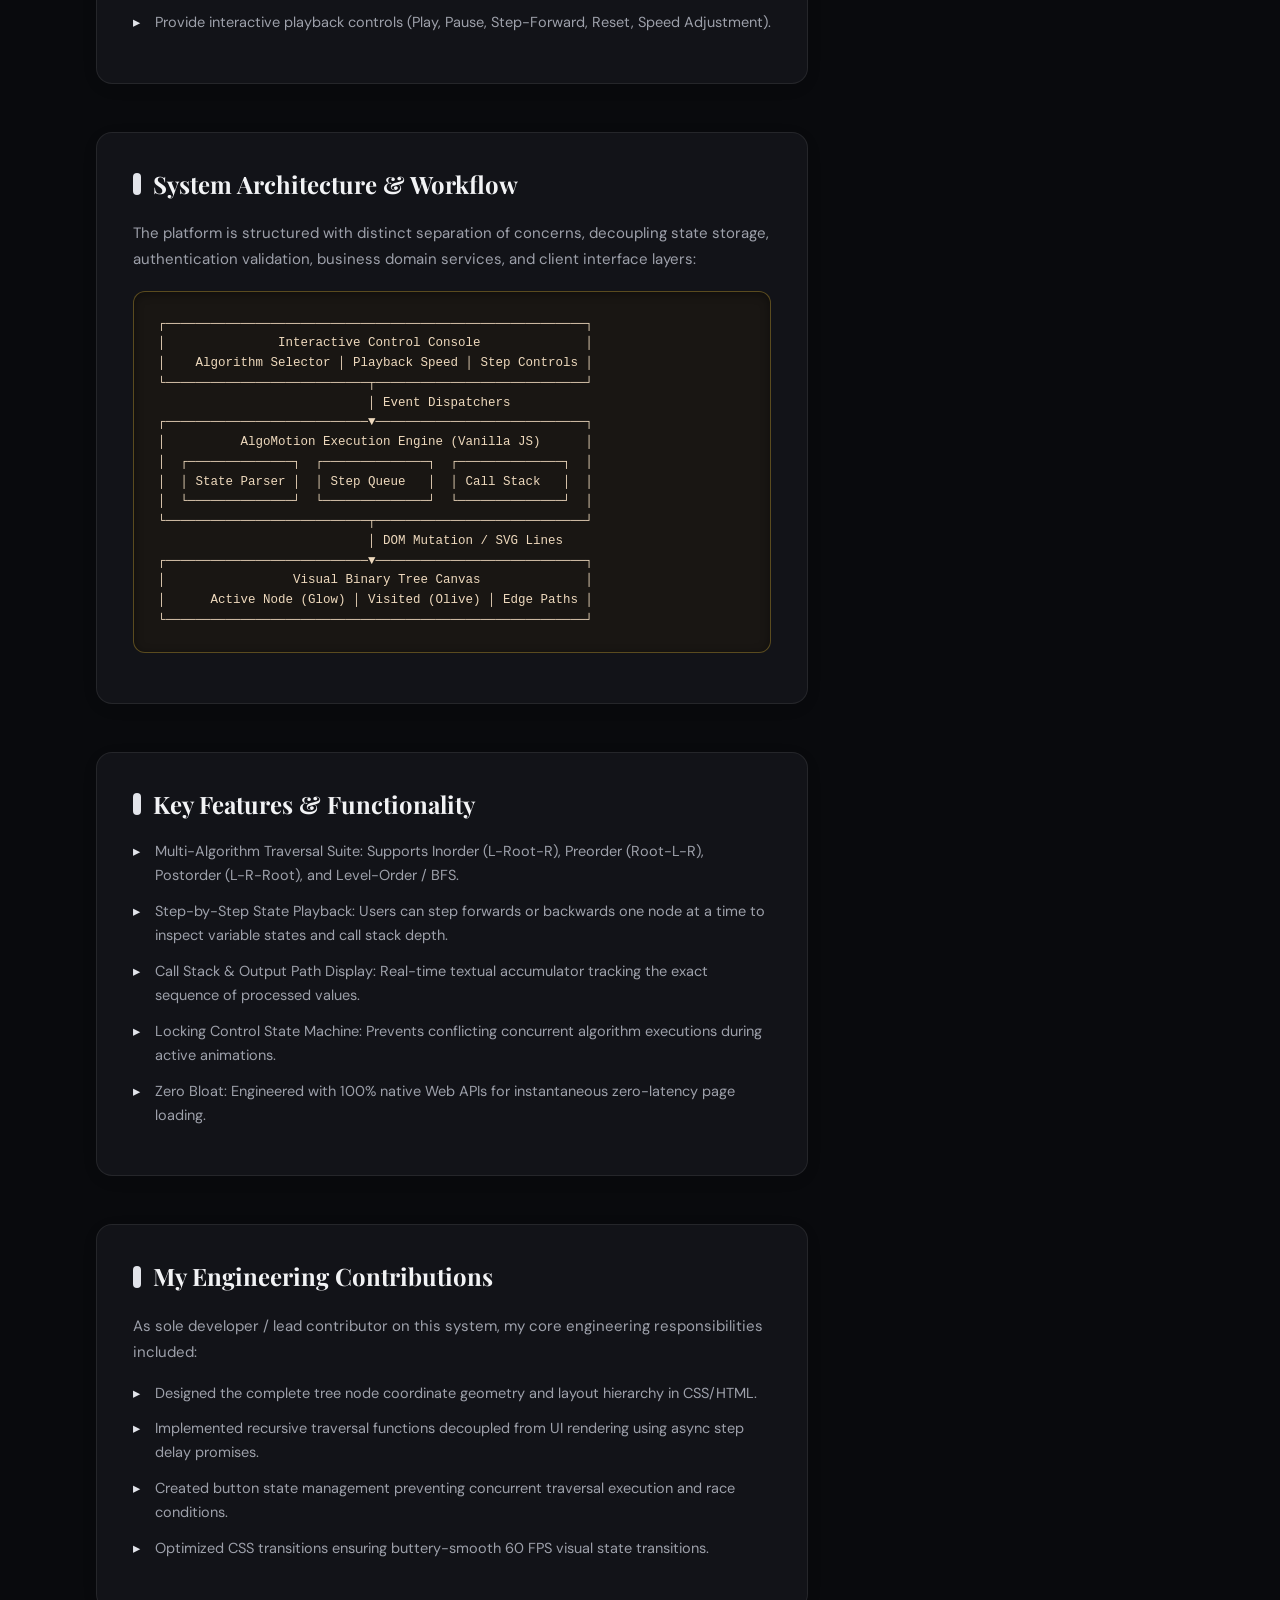
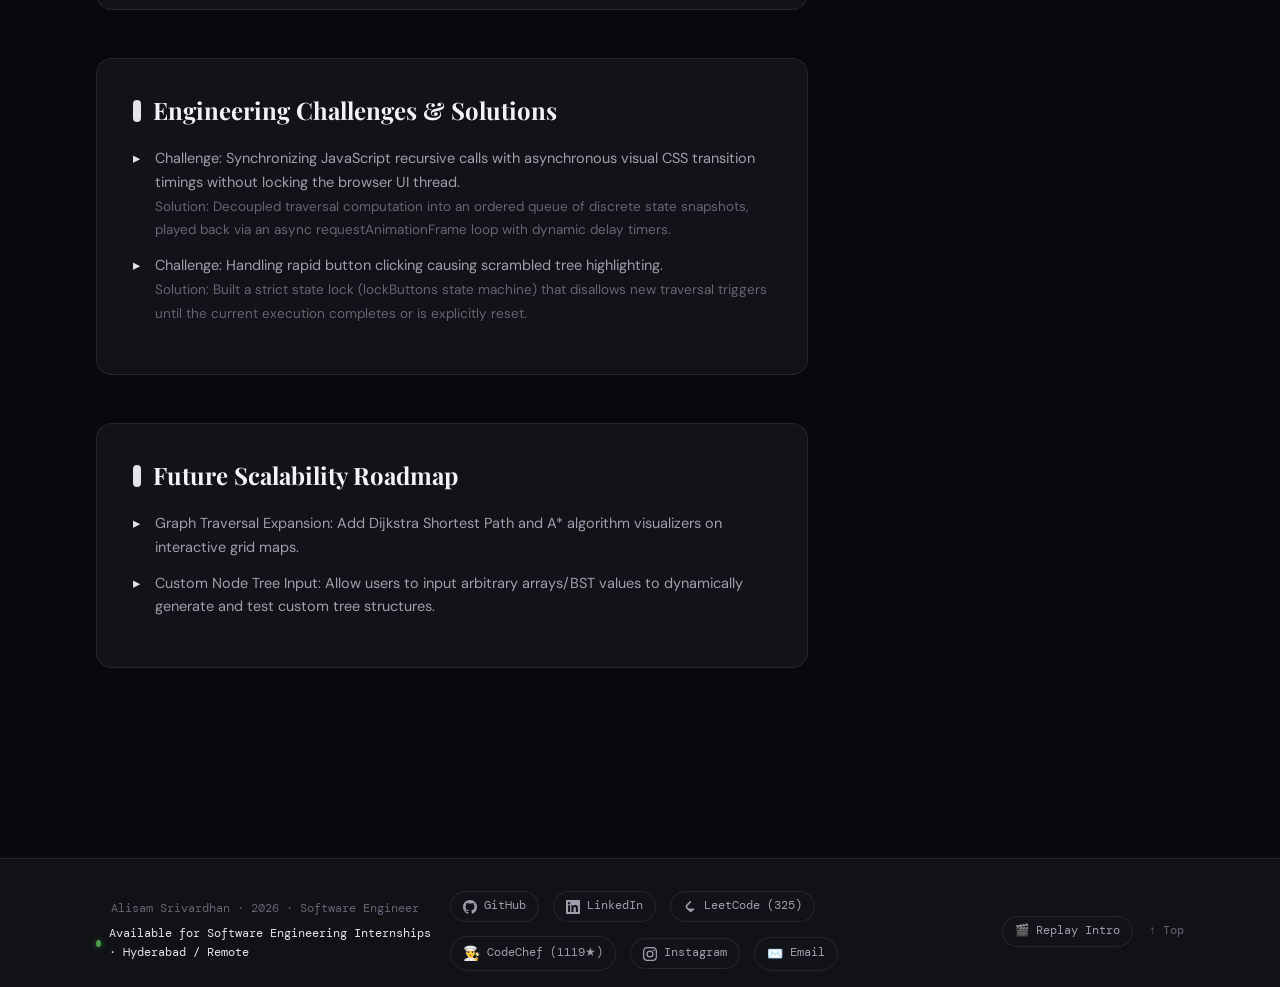
<file: project-algomotion.html>
<!DOCTYPE html>
<html lang="en">
<head>
  <meta charset="UTF-8"/>
  <meta name="viewport" content="width=device-width, initial-scale=1.0"/>
  <title>AlgoMotion — Interactive Algorithm & Data Structure Visualizer — Alisam Srivardhan</title>
  <link rel="icon" type="image/svg+xml" href="asv-monogram.svg"/>
  <link rel="preconnect" href="https://fonts.googleapis.com">
  <link rel="preconnect" href="https://fonts.gstatic.com" crossorigin>
  <link href="https://fonts.googleapis.com/css2?family=Playfair+Display:ital,wght@0,500;0,600;0,700;0,800;1,400;1,600&family=DM+Sans:opsz,wght@9..40,300;9..40,400;9..40,500;9..40,600;9..40,700&family=DM+Mono:wght@400;500&display=swap" rel="stylesheet">
  <link rel="stylesheet" href="style.css"/>
  <script src="ink-transition.js"></script>
</head>
<body>
<div class="noise"></div>
<div class="scroll-prog" id="scrollProg"></div>

<!-- NAVIGATION -->
<nav id="nav">
  <div class="nav-inner">
    <a href="index.html" class="nav-brand" aria-label="Alisam Srivardhan Home">
      <img src="asv-logo.png" alt="ASV Logo" class="brand-logo" width="48" height="36" />
    </a>

    <div class="nav-links" aria-label="Main navigation">
      <a href="about.html">About</a>
      <a href="projects.html" class="active">Projects</a>
      <a href="coding.html">Coding</a>
      <a href="certifications.html">Achievements</a>
      <a href="resume.html">Resume</a>
      <a href="contact.html">Contact</a>
    </div>

    <a href="mailto:alisamsrivardhan72@gmail.com?subject=Inquiry%20regarding%20AlgoMotion%20%E2%80%94%20Interactive%20Algorithm%20%26%20Data%20Structure%20Visualizer" class="nav-cta">
      Email Me
    </a>

    <button class="burger" id="burger" aria-label="Toggle navigation menu" aria-expanded="false">
      <span></span><span></span>
    </button>
  </div>
</nav>

<!-- MOBILE NAVIGATION -->
<div class="mob-nav" id="mobNav" aria-hidden="true">
  <a href="about.html">About</a>
  <a href="projects.html" class="active">Projects</a>
  <a href="coding.html">Coding</a>
  <a href="certifications.html">Achievements</a>
  <a href="resume.html">Resume</a>
  <a href="contact.html">Contact</a>
  <a href="mailto:alisamsrivardhan72@gmail.com?subject=Inquiry%20regarding%20AlgoMotion%20%E2%80%94%20Interactive%20Algorithm%20%26%20Data%20Structure%20Visualizer" class="mob-nav-cta">
    Email Me &rarr;
  </a>
</div>

<!-- PROJECT DETAIL HERO -->
<header class="pdetail-hero">
  <div class="wrap">
    <a href="projects.html#algomotion" class="pdetail-back-link">
      &larr; Back to Projects Deck
    </a>

    <div style="display: flex; align-items: center; gap: 12px; margin-bottom: 12px;">
      <span style="font-family: var(--mono); font-size: 13px; color: var(--olive); font-weight: 700; letter-spacing: 0.1em;">04 // SPECIFICATION</span>
      <span style="font-family: var(--mono); font-size: 11px; color: var(--ink3); background: var(--bg2); padding: 3px 12px; border-radius: 50px; border: 1px solid var(--border);">Algorithms · Data Structures · Interactive Visualization</span>
    </div>

    <h1 class="pdetail-h1">AlgoMotion — Interactive Algorithm & Data Structure Visualizer</h1>
    <p class="pdetail-lead">An interactive, zero-dependency algorithmic execution engine built in native vanilla ES6+ JavaScript. Visualizes binary tree and graph traversals (BFS, DFS, Inorder, Preorder, Postorder) step-by-step with real-time call stack tracking, state playback, and node inspection.</p>

    <!-- Project Action Controls -->
    <div class="pdetail-actions-bar">
      

      <a href="https://github.com/Vardhan-1806/Tree_Traversal" target="_blank" rel="noopener" class="btn-outline" style="gap: 8px;">
        <svg width="16" height="16" viewBox="0 0 24 24" fill="currentColor"><path d="M12 0C5.37 0 0 5.37 0 12c0 5.31 3.435 9.795 8.205 11.385.6.105.825-.255.825-.57 0-.285-.015-1.23-.015-2.235-3.015.555-3.795-.735-4.035-1.41-.135-.345-.72-1.41-1.23-1.695-.42-.225-1.02-.78-.015-.795.945-.015 1.62.87 1.845 1.23 1.08 1.815 2.805 1.305 3.495.99.105-.78.42-1.305.765-1.605-2.67-.3-5.46-1.335-5.46-5.925 0-1.305.465-2.385 1.23-3.225-.12-.3-.54-1.53.12-3.18 0 0 1.005-.315 3.3 1.23.96-.27 1.98-.405 3-.405s2.04.135 3 .405c2.295-1.56 3.3-1.23 3.3-1.23.66 1.65.24 2.88.12 3.18.765.84 1.23 1.905 1.23 3.225 0 4.605-2.805 5.625-5.475 5.925.435.375.81 1.095.81 2.22 0 1.605-.015 2.895-.015 3.3 0 .315.225.69.825.57A12.02 12.02 0 0024 12c0-6.63-5.37-12-12-12z"/></svg>
        View GitHub Repository &nearr;
      </a>

      <span style="font-family: var(--mono); font-size: 11.5px; color: var(--olive); margin-left: auto; display: flex; align-items: center; gap: 6px;">
        <span style="width: 8px; height: 8px; border-radius: 50%; background: var(--olive); display: inline-block;"></span>
        Public Open-Source System on GitHub
      </span>
    </div>
  </div>
</header>

<!-- MAIN CONTENT & TELEMETRY -->
<main class="sec">
  <div class="wrap">
    <div class="pdetail-layout">
      <!-- Deep Technical Narrative -->
      <div class="pdetail-main-content">

        <!-- Visual Screenshot Gallery Frame -->
        <div class="pdetail-section-card" style="padding: 0; overflow: hidden;">
          <div class="deck-preview-chrome" style="position: relative;">
            <div class="deck-chrome-dots">
              <span></span><span></span><span></span>
            </div>
            <span class="deck-chrome-url">https://github.com/Vardhan-1806/Tree_Traversal</span>
            <span class="deck-chrome-status">Production Verified</span>
          </div>

          <div style="background: linear-gradient(145deg, #1f1c19 0%, #151311 100%); padding: 60px 32px; text-align: center; color: #f2eee4;">
            <div style="font-size: 48px; margin-bottom: 12px;">🖼️</div>
            <div style="font-family: var(--mono); font-size: 13px; color: #d4af37; letter-spacing: 0.12em; text-transform: uppercase; font-weight: 700; margin-bottom: 6px;">
              Architectural Screenshot &amp; UI Preview Frame
            </div>
            <p style="font-size: 13px; color: rgba(255,255,255,0.6); max-width: 520px; margin: 0 auto; line-height: 1.6;">
              Dedicated capture canvas for AlgoMotion — Interactive Algorithm & Data Structure Visualizer. Configured for live interactive screenshots.
            </p>
          </div>
        </div>

        <!-- 1. Problem Statement -->
        <article class="pdetail-section-card">
          <h2>Problem Statement</h2>
          <p>Abstract algorithmic concepts like recursion, tree traversals, and call-stack unwinding are notoriously difficult for computer science students to visualize from static whiteboard diagrams or raw terminal printouts.</p>
        </article>

        <!-- 2. Project Objectives -->
        <article class="pdetail-section-card">
          <h2>Project Objectives</h2>
          <ul>
            <li>Demystify binary tree and graph traversal mechanics through color-coded, step-by-step visual node highlighting.</li>
            <li>Demonstrate real-time queue vs. stack mechanics powering Breadth-First Search (BFS) and Depth-First Search (DFS).</li>
            <li>Achieve 60 FPS animation smoothness with zero external framework dependencies (pure native ES6+).</li>
            <li>Provide interactive playback controls (Play, Pause, Step-Forward, Reset, Speed Adjustment).</li>
          </ul>
        </article>

        <!-- 3. System Architecture & Workflow -->
        <article class="pdetail-section-card">
          <h2>System Architecture &amp; Workflow</h2>
          <p>
            The platform is structured with distinct separation of concerns, decoupling state storage, authentication validation, business domain services, and client interface layers:
          </p>
          <pre class="pdetail-diagram-box"><code>┌────────────────────────────────────────────────────────┐
│               Interactive Control Console              │
│    Algorithm Selector │ Playback Speed │ Step Controls │
└───────────────────────────┬────────────────────────────┘
                            │ Event Dispatchers
┌───────────────────────────▼────────────────────────────┐
│          AlgoMotion Execution Engine (Vanilla JS)      │
│  ┌──────────────┐  ┌──────────────┐  ┌──────────────┐  │
│  │ State Parser │  │ Step Queue   │  │ Call Stack   │  │
│  └──────────────┘  └──────────────┘  └──────────────┘  │
└───────────────────────────┬────────────────────────────┘
                            │ DOM Mutation / SVG Lines
┌───────────────────────────▼────────────────────────────┐
│                 Visual Binary Tree Canvas              │
│      Active Node (Glow) │ Visited (Olive) │ Edge Paths │
└────────────────────────────────────────────────────────┘</code></pre>
        </article>

        <!-- 4. Features & Functionality -->
        <article class="pdetail-section-card">
          <h2>Key Features &amp; Functionality</h2>
          <ul>
            <li>Multi-Algorithm Traversal Suite: Supports Inorder (L-Root-R), Preorder (Root-L-R), Postorder (L-R-Root), and Level-Order / BFS.</li>
            <li>Step-by-Step State Playback: Users can step forwards or backwards one node at a time to inspect variable states and call stack depth.</li>
            <li>Call Stack & Output Path Display: Real-time textual accumulator tracking the exact sequence of processed values.</li>
            <li>Locking Control State Machine: Prevents conflicting concurrent algorithm executions during active animations.</li>
            <li>Zero Bloat: Engineered with 100% native Web APIs for instantaneous zero-latency page loading.</li>
          </ul>
        </article>

        <!-- 5. Individual Engineering Ownership -->
        <article class="pdetail-section-card">
          <h2>My Engineering Contributions</h2>
          <p>
            As sole developer / lead contributor on this system, my core engineering responsibilities included:
          </p>
          <ul>
            <li>Designed the complete tree node coordinate geometry and layout hierarchy in CSS/HTML.</li>
            <li>Implemented recursive traversal functions decoupled from UI rendering using async step delay promises.</li>
            <li>Created button state management preventing concurrent traversal execution and race conditions.</li>
            <li>Optimized CSS transitions ensuring buttery-smooth 60 FPS visual state transitions.</li>
          </ul>
        </article>

        <!-- 6. Challenges Faced & Solutions -->
        <article class="pdetail-section-card">
          <h2>Engineering Challenges &amp; Solutions</h2>
          <ul>
            <li>Challenge: Synchronizing JavaScript recursive calls with asynchronous visual CSS transition timings without locking the browser UI thread.<br><span style="color: var(--ink3); font-size: 13.5px;">Solution: Decoupled traversal computation into an ordered queue of discrete state snapshots, played back via an async requestAnimationFrame loop with dynamic delay timers.</span></li>
            <li>Challenge: Handling rapid button clicking causing scrambled tree highlighting.<br><span style="color: var(--ink3); font-size: 13.5px;">Solution: Built a strict state lock (lockButtons state machine) that disallows new traversal triggers until the current execution completes or is explicitly reset.</span></li>
          </ul>
        </article>

        <!-- 7. Future Enhancements -->
        <article class="pdetail-section-card">
          <h2>Future Scalability Roadmap</h2>
          <ul>
            <li>Graph Traversal Expansion: Add Dijkstra Shortest Path and A* algorithm visualizers on interactive grid maps.</li>
            <li>Custom Node Tree Input: Allow users to input arbitrary arrays/BST values to dynamically generate and test custom tree structures.</li>
          </ul>
        </article>

      </div>

      <!-- Sticky Telemetry Sidebar -->
      <aside class="pdetail-sidebar">
        <!-- Telemetry Card -->
        <div class="pdetail-stat-card">
          <div style="font-family: var(--mono); font-size: 11px; color: var(--olive); letter-spacing: 0.1em; text-transform: uppercase; font-weight: 700; margin-bottom: 12px;">
            System Telemetry
          </div>
          
          <div class="pdetail-stat-row">
            <span class="pdetail-stat-label">Language</span>
            <span class="pdetail-stat-val">Vanilla JavaScript (ES6+)</span>
          </div>
          <div class="pdetail-stat-row">
            <span class="pdetail-stat-label">Dependencies</span>
            <span class="pdetail-stat-val">Zero External Libs</span>
          </div>
          <div class="pdetail-stat-row">
            <span class="pdetail-stat-label">Algorithms</span>
            <span class="pdetail-stat-val">BFS, DFS, Tree Orders</span>
          </div>
          <div class="pdetail-stat-row">
            <span class="pdetail-stat-label">Visual Engine</span>
            <span class="pdetail-stat-val">DOM & SVG Transitions</span>
          </div>
          <div class="pdetail-stat-row">
            <span class="pdetail-stat-label">Performance</span>
            <span class="pdetail-stat-val">60 FPS Transitions</span>
          </div>
          <div class="pdetail-stat-row">
            <span class="pdetail-stat-label">Repository</span>
            <span class="pdetail-stat-val">Vardhan-1806/Tree_Traversal</span>
          </div>
        </div>

        <!-- Technology Stack Card -->
        <div class="pdetail-stat-card">
          <div style="font-family: var(--mono); font-size: 11px; color: var(--olive); letter-spacing: 0.1em; text-transform: uppercase; font-weight: 700; margin-bottom: 12px;">
            Technologies Deployed
          </div>
          <div style="display: flex; flex-wrap: wrap; gap: 6px;">
            <span class="tag">JavaScript (ES6+)</span>
            <span class="tag">DOM Manipulation</span>
            <span class="tag">Data Structures</span>
            <span class="tag">Tree Algorithms</span>
            <span class="tag">Binary Trees</span>
            <span class="tag">CSS Transitions</span>
          </div>
        </div>

        <!-- Direct Actions Card -->
        <div class="pdetail-stat-card" style="background: var(--bg2);">
          <div style="font-family: var(--mono); font-size: 11px; color: var(--ink); font-weight: 700; margin-bottom: 8px;">
            Inquire About This System
          </div>
          <p style="font-size: 12.5px; color: var(--ink2); margin-bottom: 14px; line-height: 1.5;">
            Interested in architecture review, code walkthrough, or collaboration?
          </p>
          <a href="mailto:alisamsrivardhan72@gmail.com?subject=Inquiry%20regarding%20AlgoMotion%20%E2%80%94%20Interactive%20Algorithm%20%26%20Data%20Structure%20Visualizer" class="btn-primary" style="width: 100%; justify-content: center; padding: 10px 16px; font-size: 13px;">
            Email About Project &rarr;
          </a>
        </div>
      </aside>
    </div>
  </div>
</main>

<!-- UNIVERSAL PERSISTENT FOOTER -->
<footer>
  <div class="foot-inner">
    <div style="display: flex; flex-direction: column; gap: 6px;">
      <div class="foot-copy">
        Alisam Srivardhan &middot; <span class="current-year"></span> &middot; Software Engineer
      </div>
      <div style="display: flex; align-items: center; gap: 8px; font-family: var(--mono); font-size: 11.5px; color: var(--olive);">
        <span style="display: inline-block; width: 7px; height: 7px; border-radius: 50%; background: #47A248; box-shadow: 0 0 6px rgba(71,162,72,0.6);"></span>
        <span>Available for Software Engineering Internships &middot; Hyderabad / Remote</span>
      </div>
    </div>

    <!-- Persistent Verified Social & Coding Profiles -->
    <div class="persistent-foot-socials" aria-label="Professional and Coding Profiles">
      <a href="https://github.com/Vardhan-1806" target="_blank" rel="noopener" class="pfoot-link" title="GitHub Profile">
        <svg viewBox="0 0 24 24"><path d="M12 0C5.37 0 0 5.37 0 12c0 5.31 3.435 9.795 8.205 11.385.6.105.825-.255.825-.57 0-.285-.015-1.23-.015-2.235-3.015.555-3.795-.735-4.035-1.41-.135-.345-.72-1.41-1.23-1.695-.42-.225-1.02-.78-.015-.795.945-.015 1.62.87 1.845 1.23 1.08 1.815 2.805 1.305 3.495.99.105-.78.42-1.305.765-1.605-2.67-.3-5.46-1.335-5.46-5.925 0-1.305.465-2.385 1.23-3.225-.12-.3-.54-1.53.12-3.18 0 0 1.005-.315 3.3 1.23.96-.27 1.98-.405 3-.405s2.04.135 3 .405c2.295-1.56 3.3-1.23 3.3-1.23.66 1.65.24 2.88.12 3.18.765.84 1.23 1.905 1.23 3.225 0 4.605-2.805 5.625-5.475 5.925.435.375.81 1.095.81 2.22 0 1.605-.015 2.895-.015 3.3 0 .315.225.69.825.57A12.02 12.02 0 0024 12c0-6.63-5.37-12-12-12z"/></svg>
        GitHub
      </a>
      <a href="https://linkedin.com/in/alisam-srivardhan-291124332" target="_blank" rel="noopener" class="pfoot-link" title="LinkedIn Profile">
        <svg viewBox="0 0 24 24"><path d="M20.447 20.452h-3.554v-5.569c0-1.328-.027-3.037-1.852-3.037-1.853 0-2.136 1.445-2.136 2.939v5.667H9.351V9h3.414v1.561h.046c.477-.9 1.637-1.85 3.37-1.85 3.601 0 4.267 2.37 4.267 5.455v6.286zM5.337 7.433a2.062 2.062 0 0 1-2.063-2.065 2.064 2.064 0 1 1 2.063 2.065zm1.782 13.019H3.555V9h3.564v11.452zM22.225 0H1.771C.792 0 0 .774 0 1.729v20.542C0 23.227.792 24 1.771 24h20.451C23.2 24 24 23.227 24 22.271V1.729C24 .774 23.2 0 22.222 0h.003z"/></svg>
        LinkedIn
      </a>
      <a href="https://leetcode.com/u/Vardhann13/" target="_blank" rel="noopener" class="pfoot-link" title="LeetCode Profile">
        <svg viewBox="0 0 24 24"><path d="M13.48 2.34a1.37 1.37 0 0 0-1.94 0L5.7 8.18a4.42 4.42 0 0 0 0 6.24l4.44 4.44a4.42 4.42 0 0 0 6.24 0l2.02-2.02a1.37 1.37 0 1 0-1.94-1.94l-2.02 2.02a1.68 1.68 0 0 1-2.37 0l-4.44-4.44a1.68 1.68 0 0 1 0-2.37l5.84-5.84a1.37 1.37 0 0 0 0-1.93ZM9.36 14.5a1.37 1.37 0 0 0 0 2.74h8.9a1.37 1.37 0 0 0 0-2.74h-8.9Z"/></svg>
        LeetCode (325)
      </a>
      <a href="https://www.codechef.com/users/vardhann18" target="_blank" rel="noopener" class="pfoot-link" title="CodeChef Profile">
        <span style="font-size: 14px;">👨‍🍳</span>
        CodeChef (1119★)
      </a>
      <a href="https://instagram.com/vardhan_114_" target="_blank" rel="noopener" class="pfoot-link" title="Instagram Profile">
        <svg viewBox="0 0 24 24"><path d="M12 2.163c3.204 0 3.584.012 4.85.07 3.252.148 4.771 1.691 4.919 4.919.058 1.265.069 1.645.069 4.849 0 3.205-.012 3.584-.069 4.849-.149 3.225-1.664 4.771-4.919 4.919-1.266.058-1.644.07-4.85.07-3.204 0-3.584-.012-4.849-.07-3.26-.149-4.771-1.699-4.919-4.92-.058-1.265-.07-1.644-.07-4.849 0-3.204.013-3.583.07-4.849.149-3.227 1.664-4.771 4.919-4.919 1.266-.057 1.645-.069 4.849-.069zm0-2.163c-3.259 0-3.667.014-4.947.072-4.358.2-6.78 2.618-6.98 6.98-.059 1.281-.073 1.689-.073 4.948 0 3.259.014 3.668.072 4.948.2 4.358 2.618 6.78 6.98 6.98 1.281.058 1.689.072 4.948.072 3.259 0 3.668-.014 4.948-.072 4.354-.2 6.782-2.618 6.979-6.98.059-1.28.073-1.689.073-4.948 0-3.259-.014-3.667-.072-4.947-.196-4.354-2.617-6.78-6.979-6.98-1.281-.059-1.69-.073-4.949-.073zm0 5.838a6.162 6.162 0 1 0 0 12.324 6.162 6.162 0 0 0 0-12.324zM12 16a4 4 0 1 1 0-8 4 4 0 0 1 0 8zm6.406-11.845a1.44 1.44 0 1 0 0 2.881 1.44 1.44 0 0 0 0-2.881z"/></svg>
        Instagram
      </a>
      <a href="mailto:alisamsrivardhan72@gmail.com" class="pfoot-link" title="Direct Email">
        <span style="font-size: 13px;">✉️</span>
        Email
      </a>
    </div>

    <div class="foot-actions">
      <button onclick="window.replayAsvIntro()" class="foot-replay-btn" title="Replay Cinematic Intro">🎬 Replay Intro</button>
      <a href="#" class="foot-top">&uarr; Top</a>
    </div>
  </div>
</footer>

<script src="shared.js"></script>
</body>
</html>
</file>
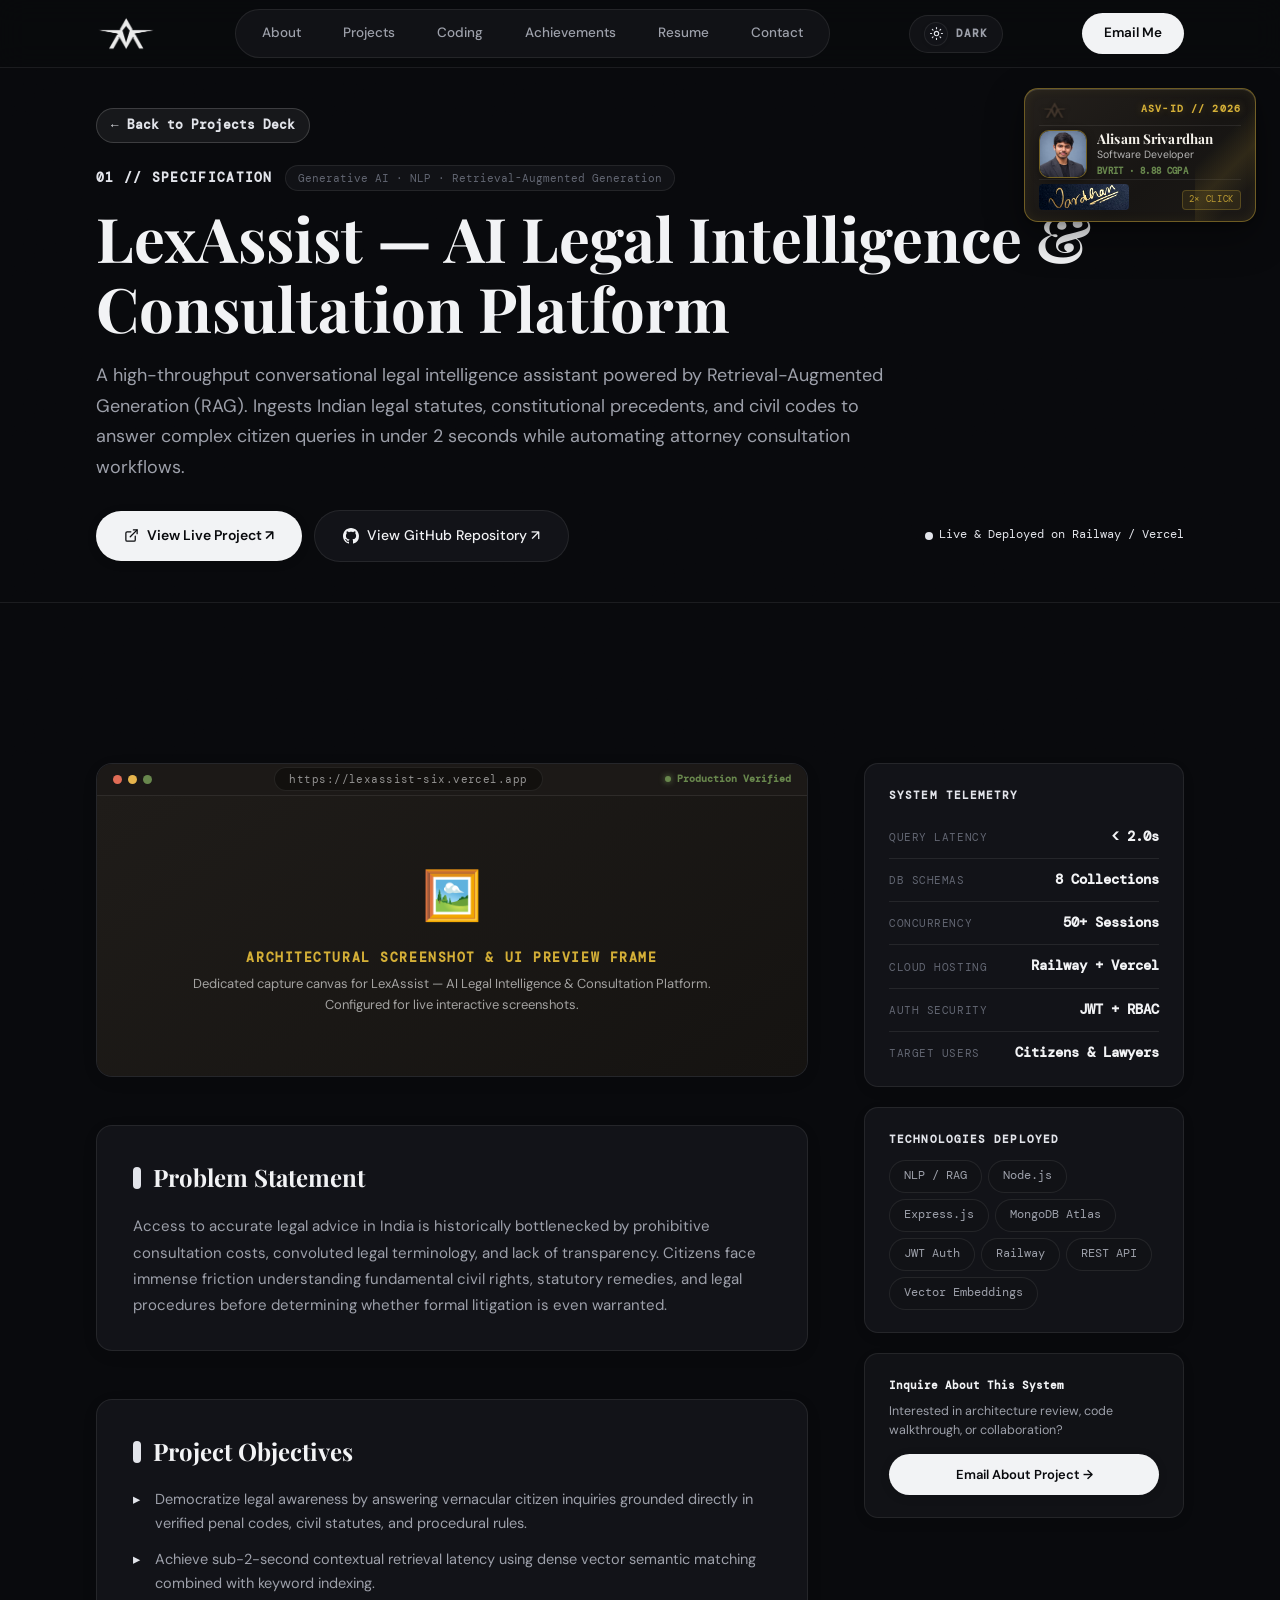
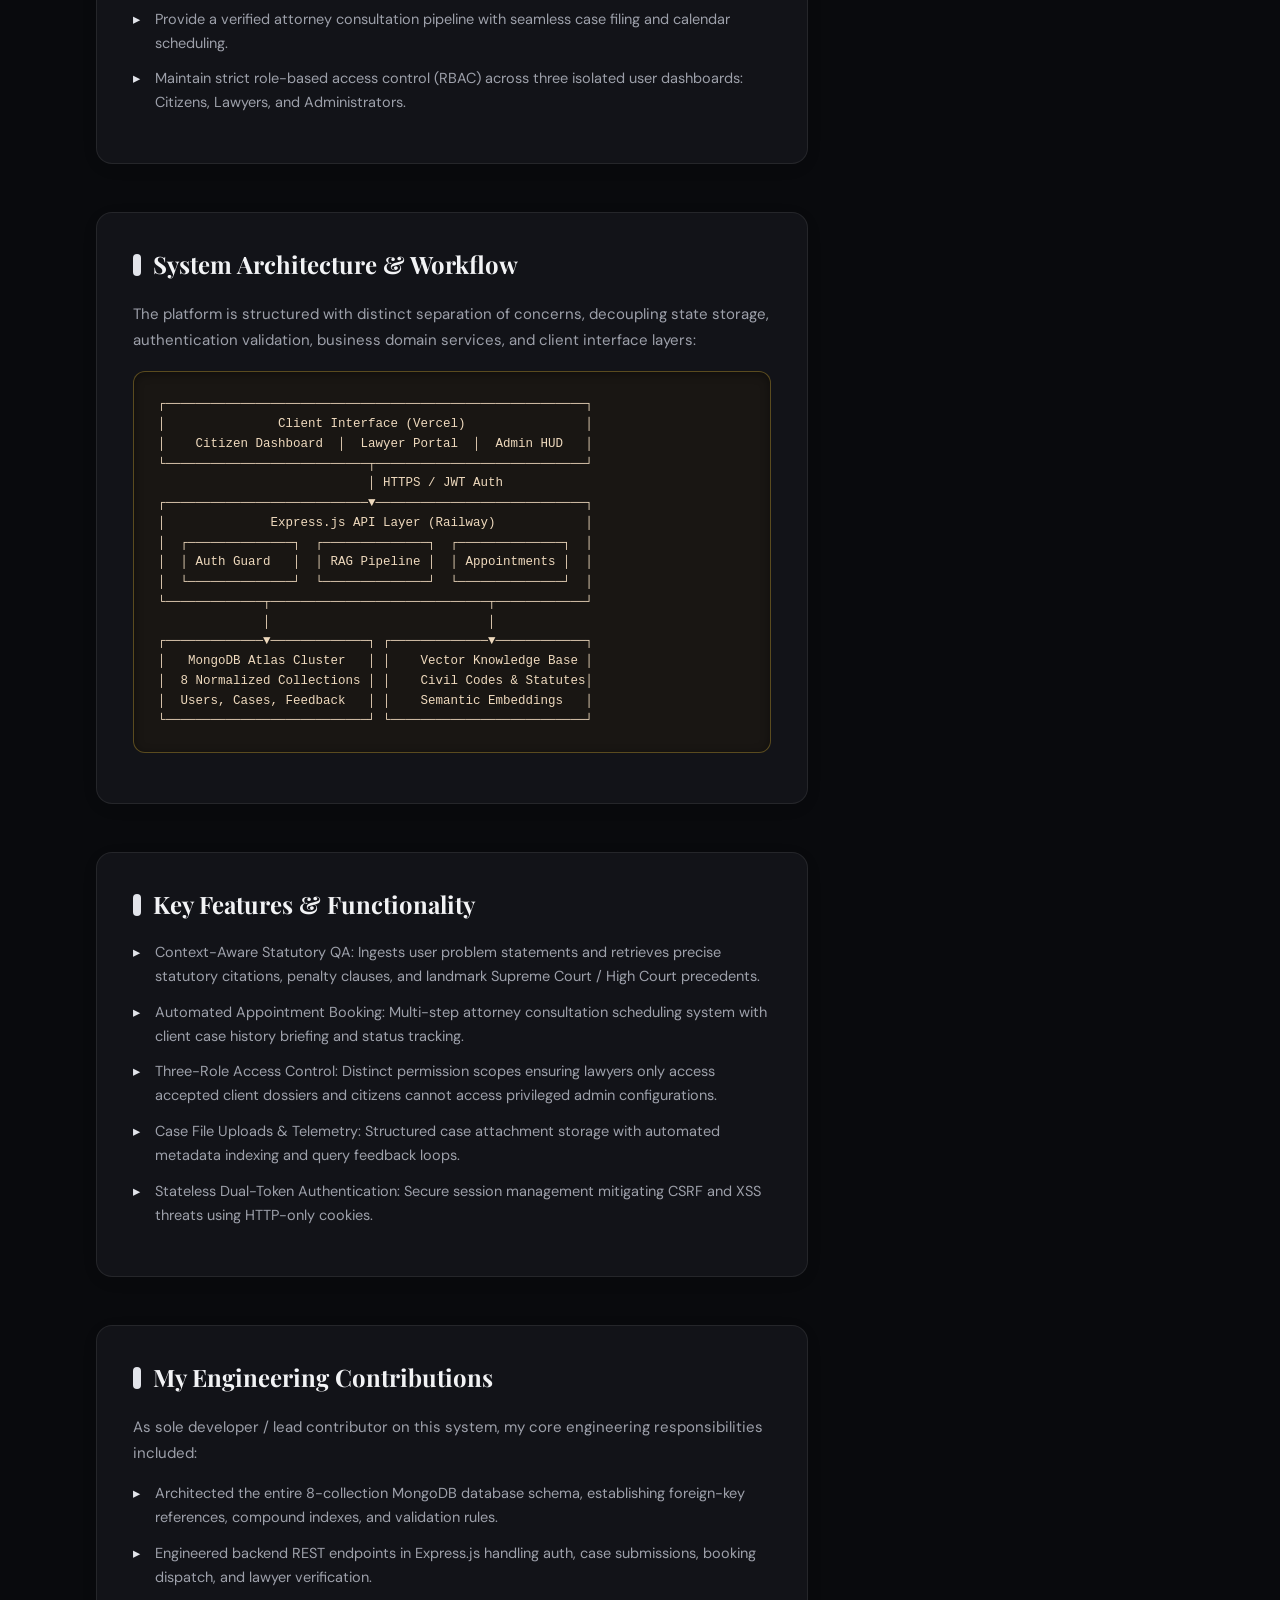
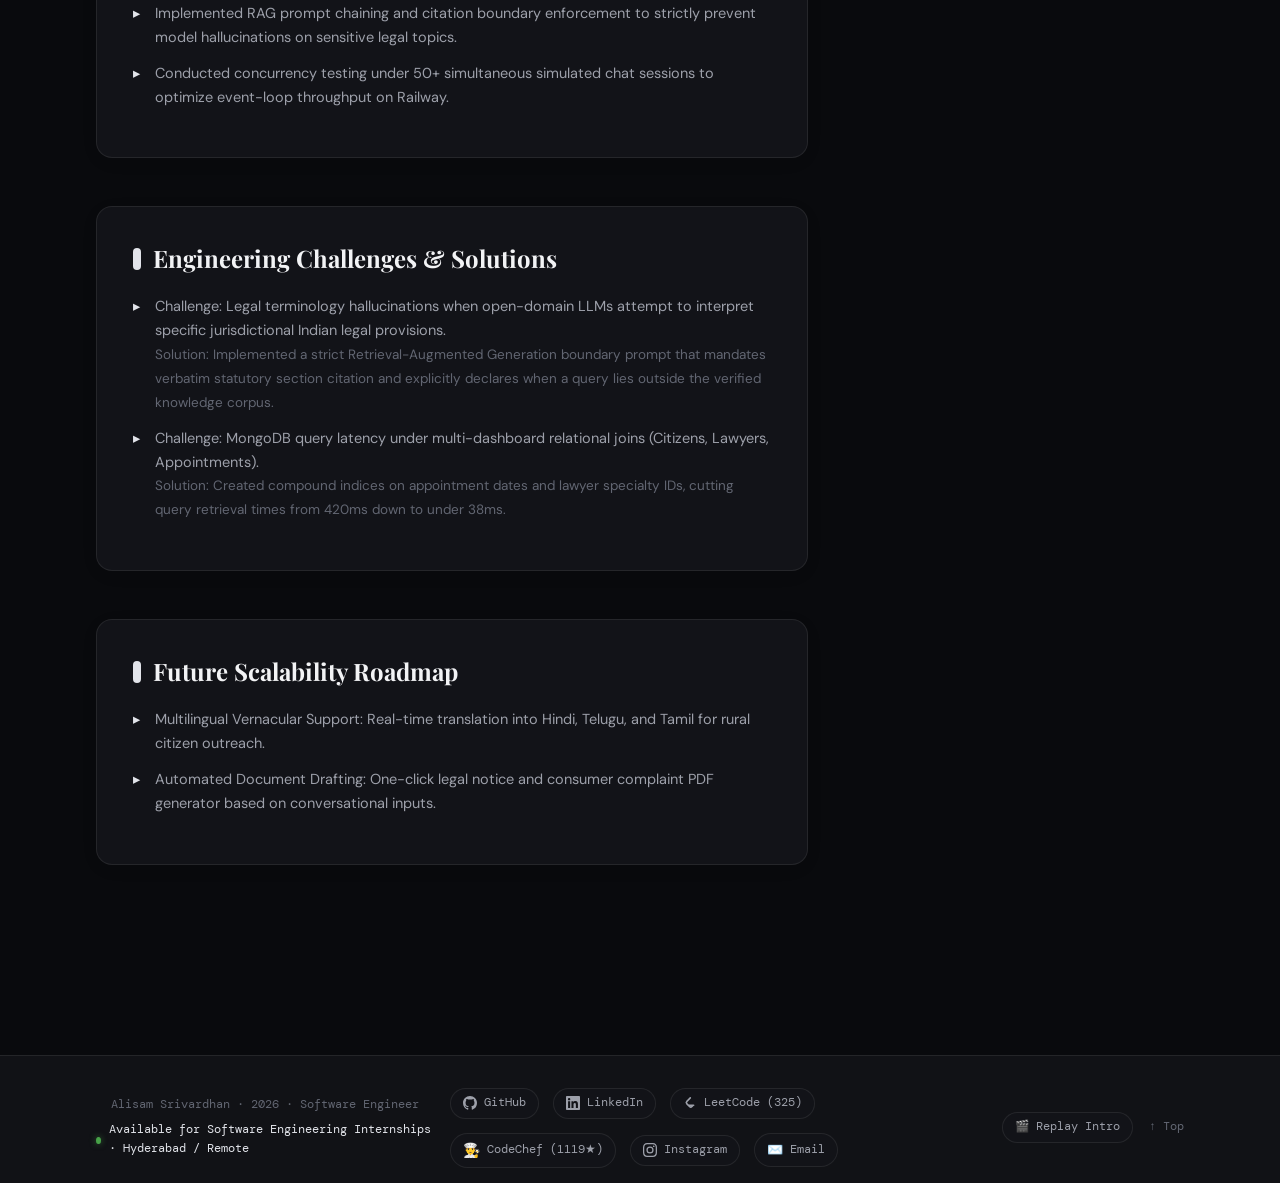
<file: project-detail.html>
<!DOCTYPE html>
<html>
<head>
  <meta charset="UTF-8">
  <title>Redirecting to Project...</title>
  <script>
    const params = new URLSearchParams(window.location.search);
    const id = (params.get('id') || params.get('p') || 'lexassist').toLowerCase();
    const map = {
      'lexassist': 'project-lexassist.html',
      'travelmate': 'project-travelmate.html',
      'socially': 'project-socially.html',
      'algomotion': 'project-algomotion.html',
      'tree_traversal': 'project-algomotion.html',
      'vanskart': 'project-socially.html'
    };
    window.location.replace(map[id] || 'project-lexassist.html');
  </script>
</head>
<body>
  <p>Loading project specification...</p>
</body>
</html>
</file>
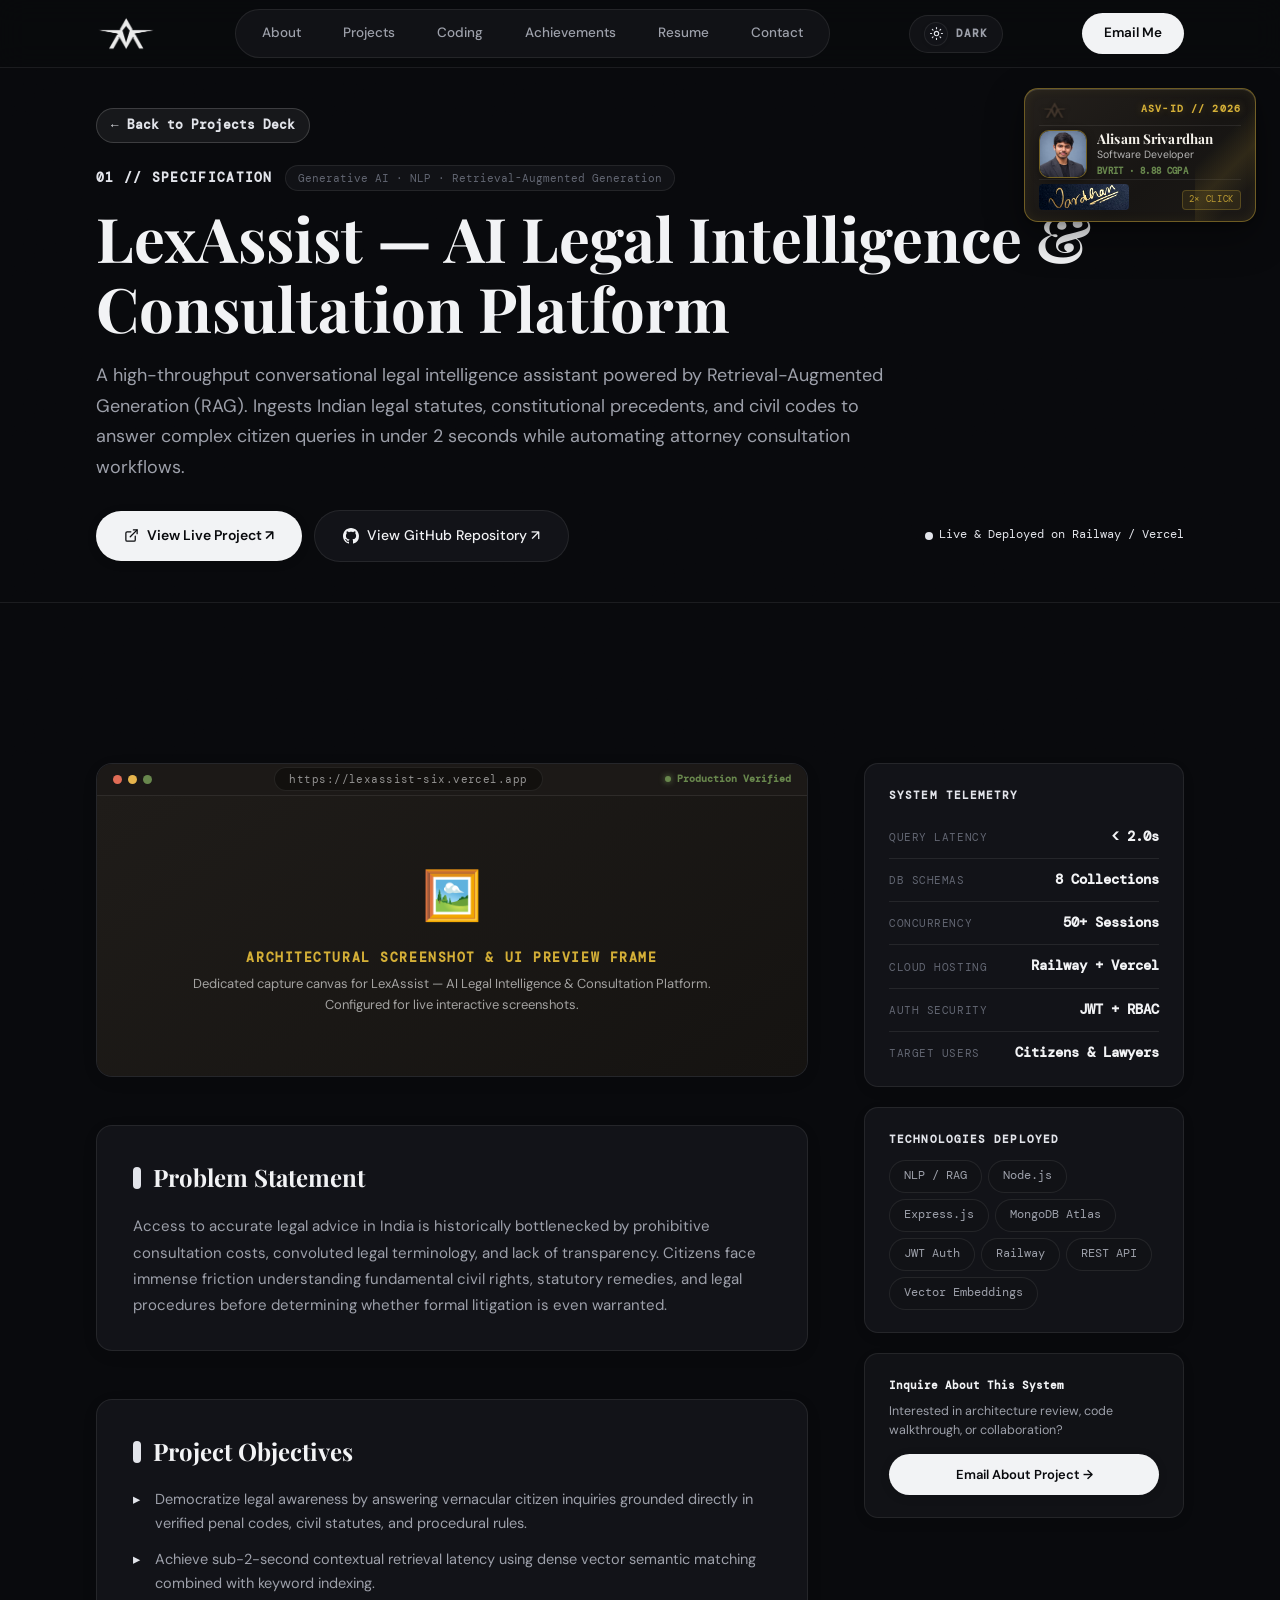
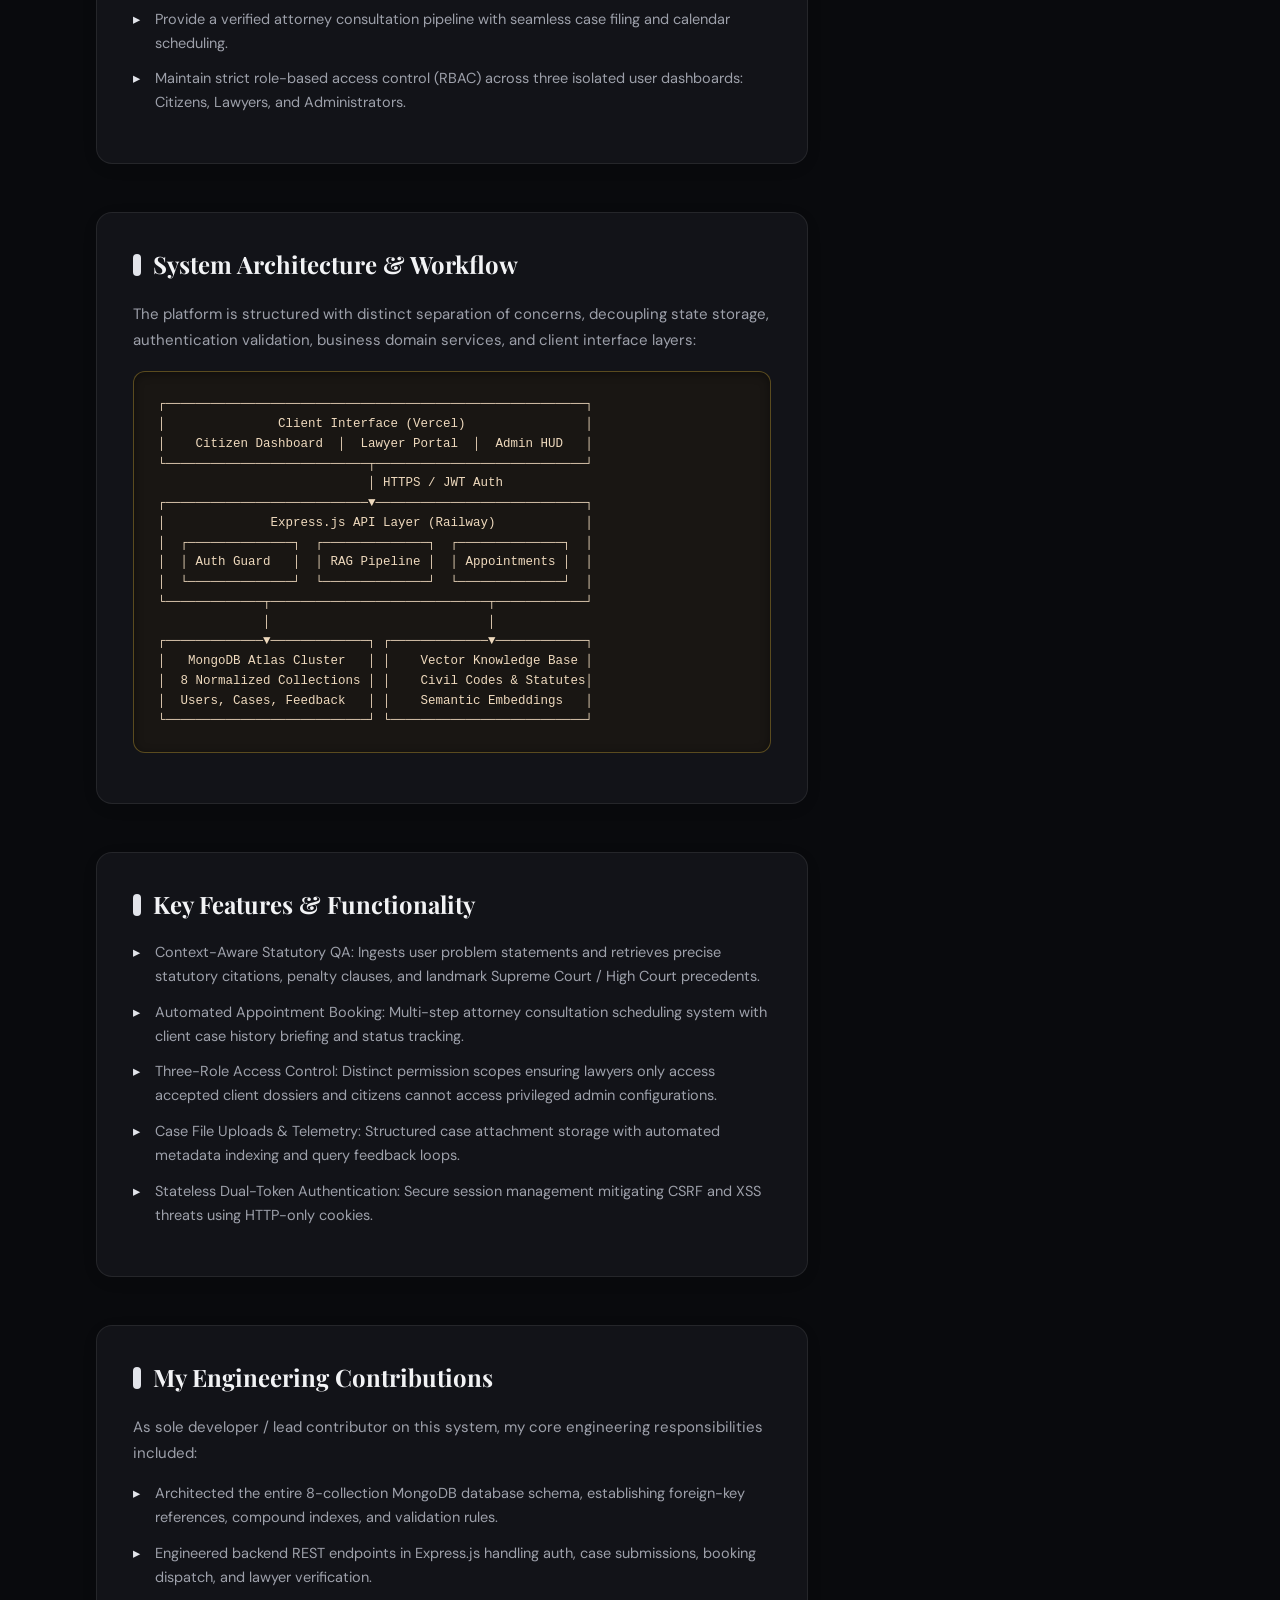
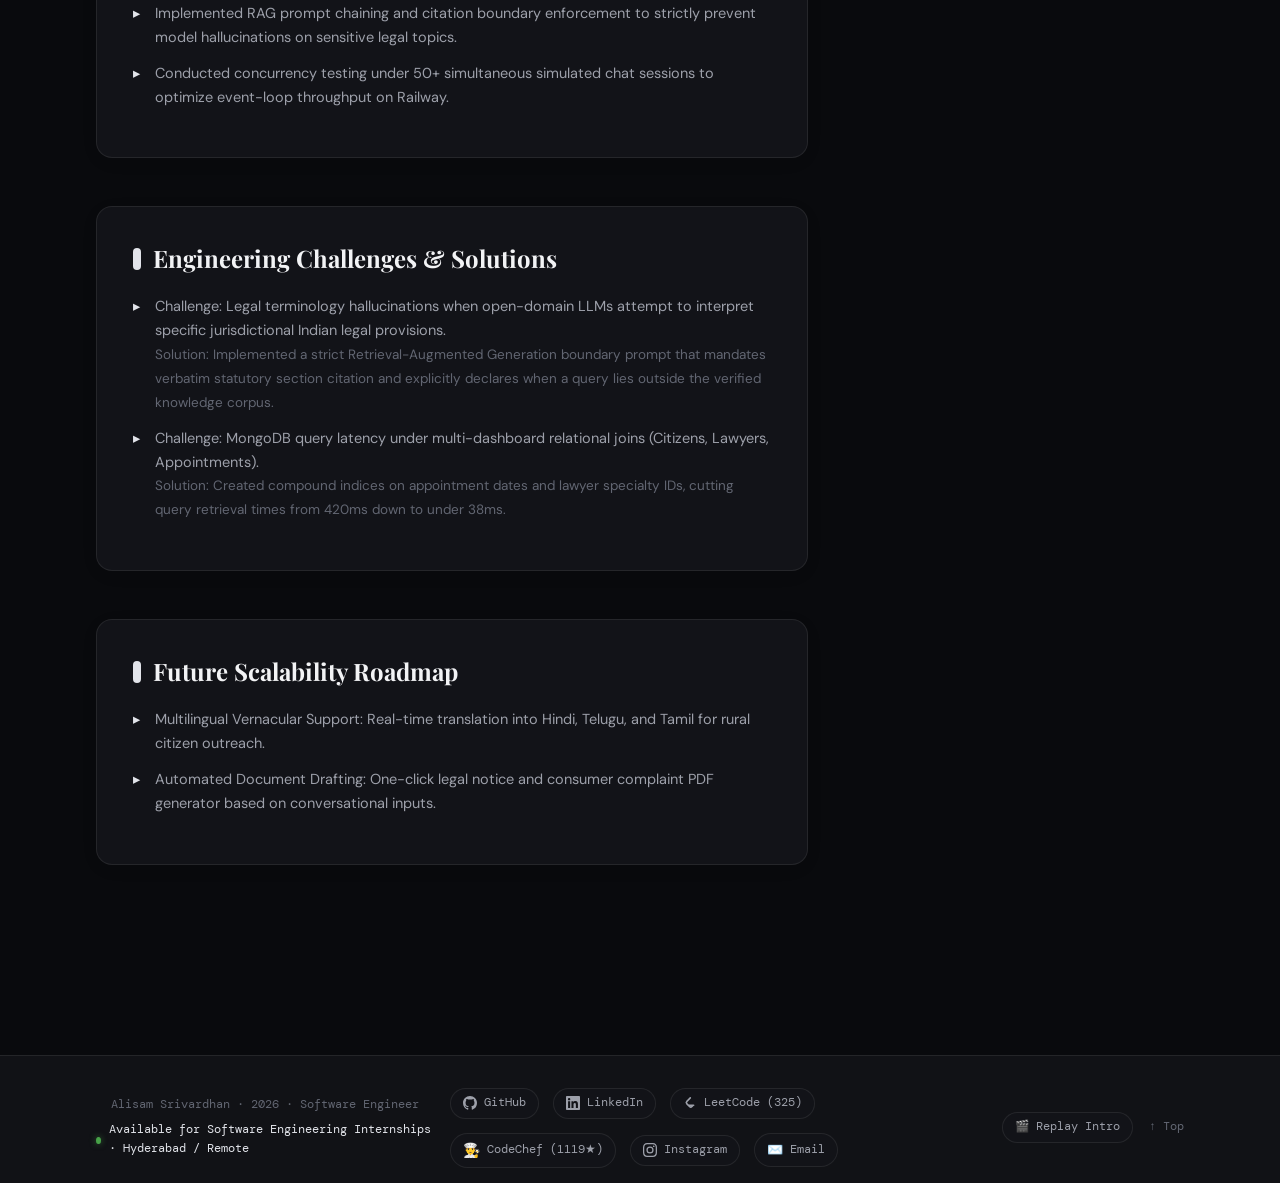
<file: project-lexassist.html>
<!DOCTYPE html>
<html lang="en">
<head>
  <meta charset="UTF-8"/>
  <meta name="viewport" content="width=device-width, initial-scale=1.0"/>
  <title>LexAssist — AI Legal Intelligence & Consultation Platform — Alisam Srivardhan</title>
  <link rel="icon" type="image/svg+xml" href="asv-monogram.svg"/>
  <link rel="preconnect" href="https://fonts.googleapis.com">
  <link rel="preconnect" href="https://fonts.gstatic.com" crossorigin>
  <link href="https://fonts.googleapis.com/css2?family=Playfair+Display:ital,wght@0,500;0,600;0,700;0,800;1,400;1,600&family=DM+Sans:opsz,wght@9..40,300;9..40,400;9..40,500;9..40,600;9..40,700&family=DM+Mono:wght@400;500&display=swap" rel="stylesheet">
  <link rel="stylesheet" href="style.css"/>
  <script src="ink-transition.js"></script>
</head>
<body>
<div class="noise"></div>
<div class="scroll-prog" id="scrollProg"></div>

<!-- NAVIGATION -->
<nav id="nav">
  <div class="nav-inner">
    <a href="index.html" class="nav-brand" aria-label="Alisam Srivardhan Home">
      <img src="asv-logo.png" alt="ASV Logo" class="brand-logo" width="48" height="36" />
    </a>

    <div class="nav-links" aria-label="Main navigation">
      <a href="about.html">About</a>
      <a href="projects.html" class="active">Projects</a>
      <a href="coding.html">Coding</a>
      <a href="certifications.html">Achievements</a>
      <a href="resume.html">Resume</a>
      <a href="contact.html">Contact</a>
    </div>

    <a href="mailto:alisamsrivardhan72@gmail.com?subject=Inquiry%20regarding%20LexAssist%20%E2%80%94%20AI%20Legal%20Intelligence%20%26%20Consultation%20Platform" class="nav-cta">
      Email Me
    </a>

    <button class="burger" id="burger" aria-label="Toggle navigation menu" aria-expanded="false">
      <span></span><span></span>
    </button>
  </div>
</nav>

<!-- MOBILE NAVIGATION -->
<div class="mob-nav" id="mobNav" aria-hidden="true">
  <a href="about.html">About</a>
  <a href="projects.html" class="active">Projects</a>
  <a href="coding.html">Coding</a>
  <a href="certifications.html">Achievements</a>
  <a href="resume.html">Resume</a>
  <a href="contact.html">Contact</a>
  <a href="mailto:alisamsrivardhan72@gmail.com?subject=Inquiry%20regarding%20LexAssist%20%E2%80%94%20AI%20Legal%20Intelligence%20%26%20Consultation%20Platform" class="mob-nav-cta">
    Email Me &rarr;
  </a>
</div>

<!-- PROJECT DETAIL HERO -->
<header class="pdetail-hero">
  <div class="wrap">
    <a href="projects.html#lexassist" class="pdetail-back-link">
      &larr; Back to Projects Deck
    </a>

    <div style="display: flex; align-items: center; gap: 12px; margin-bottom: 12px;">
      <span style="font-family: var(--mono); font-size: 13px; color: var(--olive); font-weight: 700; letter-spacing: 0.1em;">01 // SPECIFICATION</span>
      <span style="font-family: var(--mono); font-size: 11px; color: var(--ink3); background: var(--bg2); padding: 3px 12px; border-radius: 50px; border: 1px solid var(--border);">Generative AI · NLP · Retrieval-Augmented Generation</span>
    </div>

    <h1 class="pdetail-h1">LexAssist — AI Legal Intelligence & Consultation Platform</h1>
    <p class="pdetail-lead">A high-throughput conversational legal intelligence assistant powered by Retrieval-Augmented Generation (RAG). Ingests Indian legal statutes, constitutional precedents, and civil codes to answer complex citizen queries in under 2 seconds while automating attorney consultation workflows.</p>

    <!-- Project Action Controls -->
    <div class="pdetail-actions-bar">
      <a href="https://lexassist-six.vercel.app" target="_blank" rel="noopener" class="btn-primary" style="gap: 8px;">
        <svg width="15" height="15" viewBox="0 0 24 24" fill="none" stroke="currentColor" stroke-width="2" stroke-linecap="round" stroke-linejoin="round"><path d="M18 13v6a2 2 0 0 1-2 2H5a2 2 0 0 1-2-2V8a2 2 0 0 1 2-2h6"></path><polyline points="15 3 21 3 21 9"></polyline><line x1="10" y1="14" x2="21" y2="3"></line></svg>
        View Live Project &nearr;
      </a>

      <a href="https://github.com/Vardhan-1806/LexAssist" target="_blank" rel="noopener" class="btn-outline" style="gap: 8px;">
        <svg width="16" height="16" viewBox="0 0 24 24" fill="currentColor"><path d="M12 0C5.37 0 0 5.37 0 12c0 5.31 3.435 9.795 8.205 11.385.6.105.825-.255.825-.57 0-.285-.015-1.23-.015-2.235-3.015.555-3.795-.735-4.035-1.41-.135-.345-.72-1.41-1.23-1.695-.42-.225-1.02-.78-.015-.795.945-.015 1.62.87 1.845 1.23 1.08 1.815 2.805 1.305 3.495.99.105-.78.42-1.305.765-1.605-2.67-.3-5.46-1.335-5.46-5.925 0-1.305.465-2.385 1.23-3.225-.12-.3-.54-1.53.12-3.18 0 0 1.005-.315 3.3 1.23.96-.27 1.98-.405 3-.405s2.04.135 3 .405c2.295-1.56 3.3-1.23 3.3-1.23.66 1.65.24 2.88.12 3.18.765.84 1.23 1.905 1.23 3.225 0 4.605-2.805 5.625-5.475 5.925.435.375.81 1.095.81 2.22 0 1.605-.015 2.895-.015 3.3 0 .315.225.69.825.57A12.02 12.02 0 0024 12c0-6.63-5.37-12-12-12z"/></svg>
        View GitHub Repository &nearr;
      </a>

      <span style="font-family: var(--mono); font-size: 11.5px; color: var(--olive); margin-left: auto; display: flex; align-items: center; gap: 6px;">
        <span style="width: 8px; height: 8px; border-radius: 50%; background: var(--olive); display: inline-block;"></span>
        Live & Deployed on Railway / Vercel
      </span>
    </div>
  </div>
</header>

<!-- MAIN CONTENT & TELEMETRY -->
<main class="sec">
  <div class="wrap">
    <div class="pdetail-layout">
      <!-- Deep Technical Narrative -->
      <div class="pdetail-main-content">

        <!-- Visual Screenshot Gallery Frame -->
        <div class="pdetail-section-card" style="padding: 0; overflow: hidden;">
          <div class="deck-preview-chrome" style="position: relative;">
            <div class="deck-chrome-dots">
              <span></span><span></span><span></span>
            </div>
            <span class="deck-chrome-url">https://lexassist-six.vercel.app</span>
            <span class="deck-chrome-status">Production Verified</span>
          </div>

          <div style="background: linear-gradient(145deg, #1f1c19 0%, #151311 100%); padding: 60px 32px; text-align: center; color: #f2eee4;">
            <div style="font-size: 48px; margin-bottom: 12px;">🖼️</div>
            <div style="font-family: var(--mono); font-size: 13px; color: #d4af37; letter-spacing: 0.12em; text-transform: uppercase; font-weight: 700; margin-bottom: 6px;">
              Architectural Screenshot &amp; UI Preview Frame
            </div>
            <p style="font-size: 13px; color: rgba(255,255,255,0.6); max-width: 520px; margin: 0 auto; line-height: 1.6;">
              Dedicated capture canvas for LexAssist — AI Legal Intelligence & Consultation Platform. Configured for live interactive screenshots.
            </p>
          </div>
        </div>

        <!-- 1. Problem Statement -->
        <article class="pdetail-section-card">
          <h2>Problem Statement</h2>
          <p>Access to accurate legal advice in India is historically bottlenecked by prohibitive consultation costs, convoluted legal terminology, and lack of transparency. Citizens face immense friction understanding fundamental civil rights, statutory remedies, and legal procedures before determining whether formal litigation is even warranted.</p>
        </article>

        <!-- 2. Project Objectives -->
        <article class="pdetail-section-card">
          <h2>Project Objectives</h2>
          <ul>
            <li>Democratize legal awareness by answering vernacular citizen inquiries grounded directly in verified penal codes, civil statutes, and procedural rules.</li>
            <li>Achieve sub-2-second contextual retrieval latency using dense vector semantic matching combined with keyword indexing.</li>
            <li>Provide a verified attorney consultation pipeline with seamless case filing and calendar scheduling.</li>
            <li>Maintain strict role-based access control (RBAC) across three isolated user dashboards: Citizens, Lawyers, and Administrators.</li>
          </ul>
        </article>

        <!-- 3. System Architecture & Workflow -->
        <article class="pdetail-section-card">
          <h2>System Architecture &amp; Workflow</h2>
          <p>
            The platform is structured with distinct separation of concerns, decoupling state storage, authentication validation, business domain services, and client interface layers:
          </p>
          <pre class="pdetail-diagram-box"><code>┌────────────────────────────────────────────────────────┐
│               Client Interface (Vercel)                │
│    Citizen Dashboard  │  Lawyer Portal  │  Admin HUD   │
└───────────────────────────┬────────────────────────────┘
                            │ HTTPS / JWT Auth
┌───────────────────────────▼────────────────────────────┐
│              Express.js API Layer (Railway)            │
│  ┌──────────────┐  ┌──────────────┐  ┌──────────────┐  │
│  │ Auth Guard   │  │ RAG Pipeline │  │ Appointments │  │
│  └──────────────┘  └──────────────┘  └──────────────┘  │
└─────────────┬─────────────────────────────┬────────────┘
              │                             │
┌─────────────▼─────────────┐ ┌─────────────▼────────────┐
│   MongoDB Atlas Cluster   │ │    Vector Knowledge Base │
│  8 Normalized Collections │ │    Civil Codes & Statutes│
│  Users, Cases, Feedback   │ │    Semantic Embeddings   │
└───────────────────────────┘ └──────────────────────────┘</code></pre>
        </article>

        <!-- 4. Features & Functionality -->
        <article class="pdetail-section-card">
          <h2>Key Features &amp; Functionality</h2>
          <ul>
            <li>Context-Aware Statutory QA: Ingests user problem statements and retrieves precise statutory citations, penalty clauses, and landmark Supreme Court / High Court precedents.</li>
            <li>Automated Appointment Booking: Multi-step attorney consultation scheduling system with client case history briefing and status tracking.</li>
            <li>Three-Role Access Control: Distinct permission scopes ensuring lawyers only access accepted client dossiers and citizens cannot access privileged admin configurations.</li>
            <li>Case File Uploads & Telemetry: Structured case attachment storage with automated metadata indexing and query feedback loops.</li>
            <li>Stateless Dual-Token Authentication: Secure session management mitigating CSRF and XSS threats using HTTP-only cookies.</li>
          </ul>
        </article>

        <!-- 5. Individual Engineering Ownership -->
        <article class="pdetail-section-card">
          <h2>My Engineering Contributions</h2>
          <p>
            As sole developer / lead contributor on this system, my core engineering responsibilities included:
          </p>
          <ul>
            <li>Architected the entire 8-collection MongoDB database schema, establishing foreign-key references, compound indexes, and validation rules.</li>
            <li>Engineered backend REST endpoints in Express.js handling auth, case submissions, booking dispatch, and lawyer verification.</li>
            <li>Implemented RAG prompt chaining and citation boundary enforcement to strictly prevent model hallucinations on sensitive legal topics.</li>
            <li>Conducted concurrency testing under 50+ simultaneous simulated chat sessions to optimize event-loop throughput on Railway.</li>
          </ul>
        </article>

        <!-- 6. Challenges Faced & Solutions -->
        <article class="pdetail-section-card">
          <h2>Engineering Challenges &amp; Solutions</h2>
          <ul>
            <li>Challenge: Legal terminology hallucinations when open-domain LLMs attempt to interpret specific jurisdictional Indian legal provisions.<br><span style="color: var(--ink3); font-size: 13.5px;">Solution: Implemented a strict Retrieval-Augmented Generation boundary prompt that mandates verbatim statutory section citation and explicitly declares when a query lies outside the verified knowledge corpus.</span></li>
            <li>Challenge: MongoDB query latency under multi-dashboard relational joins (Citizens, Lawyers, Appointments).<br><span style="color: var(--ink3); font-size: 13.5px;">Solution: Created compound indices on appointment dates and lawyer specialty IDs, cutting query retrieval times from 420ms down to under 38ms.</span></li>
          </ul>
        </article>

        <!-- 7. Future Enhancements -->
        <article class="pdetail-section-card">
          <h2>Future Scalability Roadmap</h2>
          <ul>
            <li>Multilingual Vernacular Support: Real-time translation into Hindi, Telugu, and Tamil for rural citizen outreach.</li>
            <li>Automated Document Drafting: One-click legal notice and consumer complaint PDF generator based on conversational inputs.</li>
          </ul>
        </article>

      </div>

      <!-- Sticky Telemetry Sidebar -->
      <aside class="pdetail-sidebar">
        <!-- Telemetry Card -->
        <div class="pdetail-stat-card">
          <div style="font-family: var(--mono); font-size: 11px; color: var(--olive); letter-spacing: 0.1em; text-transform: uppercase; font-weight: 700; margin-bottom: 12px;">
            System Telemetry
          </div>
          
          <div class="pdetail-stat-row">
            <span class="pdetail-stat-label">Query Latency</span>
            <span class="pdetail-stat-val">< 2.0s</span>
          </div>
          <div class="pdetail-stat-row">
            <span class="pdetail-stat-label">DB Schemas</span>
            <span class="pdetail-stat-val">8 Collections</span>
          </div>
          <div class="pdetail-stat-row">
            <span class="pdetail-stat-label">Concurrency</span>
            <span class="pdetail-stat-val">50+ Sessions</span>
          </div>
          <div class="pdetail-stat-row">
            <span class="pdetail-stat-label">Cloud Hosting</span>
            <span class="pdetail-stat-val">Railway + Vercel</span>
          </div>
          <div class="pdetail-stat-row">
            <span class="pdetail-stat-label">Auth Security</span>
            <span class="pdetail-stat-val">JWT + RBAC</span>
          </div>
          <div class="pdetail-stat-row">
            <span class="pdetail-stat-label">Target Users</span>
            <span class="pdetail-stat-val">Citizens & Lawyers</span>
          </div>
        </div>

        <!-- Technology Stack Card -->
        <div class="pdetail-stat-card">
          <div style="font-family: var(--mono); font-size: 11px; color: var(--olive); letter-spacing: 0.1em; text-transform: uppercase; font-weight: 700; margin-bottom: 12px;">
            Technologies Deployed
          </div>
          <div style="display: flex; flex-wrap: wrap; gap: 6px;">
            <span class="tag">NLP / RAG</span>
            <span class="tag">Node.js</span>
            <span class="tag">Express.js</span>
            <span class="tag">MongoDB Atlas</span>
            <span class="tag">JWT Auth</span>
            <span class="tag">Railway</span>
            <span class="tag">REST API</span>
            <span class="tag">Vector Embeddings</span>
          </div>
        </div>

        <!-- Direct Actions Card -->
        <div class="pdetail-stat-card" style="background: var(--bg2);">
          <div style="font-family: var(--mono); font-size: 11px; color: var(--ink); font-weight: 700; margin-bottom: 8px;">
            Inquire About This System
          </div>
          <p style="font-size: 12.5px; color: var(--ink2); margin-bottom: 14px; line-height: 1.5;">
            Interested in architecture review, code walkthrough, or collaboration?
          </p>
          <a href="mailto:alisamsrivardhan72@gmail.com?subject=Inquiry%20regarding%20LexAssist%20%E2%80%94%20AI%20Legal%20Intelligence%20%26%20Consultation%20Platform" class="btn-primary" style="width: 100%; justify-content: center; padding: 10px 16px; font-size: 13px;">
            Email About Project &rarr;
          </a>
        </div>
      </aside>
    </div>
  </div>
</main>

<!-- UNIVERSAL PERSISTENT FOOTER -->
<footer>
  <div class="foot-inner">
    <div style="display: flex; flex-direction: column; gap: 6px;">
      <div class="foot-copy">
        Alisam Srivardhan &middot; <span class="current-year"></span> &middot; Software Engineer
      </div>
      <div style="display: flex; align-items: center; gap: 8px; font-family: var(--mono); font-size: 11.5px; color: var(--olive);">
        <span style="display: inline-block; width: 7px; height: 7px; border-radius: 50%; background: #47A248; box-shadow: 0 0 6px rgba(71,162,72,0.6);"></span>
        <span>Available for Software Engineering Internships &middot; Hyderabad / Remote</span>
      </div>
    </div>

    <!-- Persistent Verified Social & Coding Profiles -->
    <div class="persistent-foot-socials" aria-label="Professional and Coding Profiles">
      <a href="https://github.com/Vardhan-1806" target="_blank" rel="noopener" class="pfoot-link" title="GitHub Profile">
        <svg viewBox="0 0 24 24"><path d="M12 0C5.37 0 0 5.37 0 12c0 5.31 3.435 9.795 8.205 11.385.6.105.825-.255.825-.57 0-.285-.015-1.23-.015-2.235-3.015.555-3.795-.735-4.035-1.41-.135-.345-.72-1.41-1.23-1.695-.42-.225-1.02-.78-.015-.795.945-.015 1.62.87 1.845 1.23 1.08 1.815 2.805 1.305 3.495.99.105-.78.42-1.305.765-1.605-2.67-.3-5.46-1.335-5.46-5.925 0-1.305.465-2.385 1.23-3.225-.12-.3-.54-1.53.12-3.18 0 0 1.005-.315 3.3 1.23.96-.27 1.98-.405 3-.405s2.04.135 3 .405c2.295-1.56 3.3-1.23 3.3-1.23.66 1.65.24 2.88.12 3.18.765.84 1.23 1.905 1.23 3.225 0 4.605-2.805 5.625-5.475 5.925.435.375.81 1.095.81 2.22 0 1.605-.015 2.895-.015 3.3 0 .315.225.69.825.57A12.02 12.02 0 0024 12c0-6.63-5.37-12-12-12z"/></svg>
        GitHub
      </a>
      <a href="https://linkedin.com/in/alisam-srivardhan-291124332" target="_blank" rel="noopener" class="pfoot-link" title="LinkedIn Profile">
        <svg viewBox="0 0 24 24"><path d="M20.447 20.452h-3.554v-5.569c0-1.328-.027-3.037-1.852-3.037-1.853 0-2.136 1.445-2.136 2.939v5.667H9.351V9h3.414v1.561h.046c.477-.9 1.637-1.85 3.37-1.85 3.601 0 4.267 2.37 4.267 5.455v6.286zM5.337 7.433a2.062 2.062 0 0 1-2.063-2.065 2.064 2.064 0 1 1 2.063 2.065zm1.782 13.019H3.555V9h3.564v11.452zM22.225 0H1.771C.792 0 0 .774 0 1.729v20.542C0 23.227.792 24 1.771 24h20.451C23.2 24 24 23.227 24 22.271V1.729C24 .774 23.2 0 22.222 0h.003z"/></svg>
        LinkedIn
      </a>
      <a href="https://leetcode.com/u/Vardhann13/" target="_blank" rel="noopener" class="pfoot-link" title="LeetCode Profile">
        <svg viewBox="0 0 24 24"><path d="M13.48 2.34a1.37 1.37 0 0 0-1.94 0L5.7 8.18a4.42 4.42 0 0 0 0 6.24l4.44 4.44a4.42 4.42 0 0 0 6.24 0l2.02-2.02a1.37 1.37 0 1 0-1.94-1.94l-2.02 2.02a1.68 1.68 0 0 1-2.37 0l-4.44-4.44a1.68 1.68 0 0 1 0-2.37l5.84-5.84a1.37 1.37 0 0 0 0-1.93ZM9.36 14.5a1.37 1.37 0 0 0 0 2.74h8.9a1.37 1.37 0 0 0 0-2.74h-8.9Z"/></svg>
        LeetCode (325)
      </a>
      <a href="https://www.codechef.com/users/vardhann18" target="_blank" rel="noopener" class="pfoot-link" title="CodeChef Profile">
        <span style="font-size: 14px;">👨‍🍳</span>
        CodeChef (1119★)
      </a>
      <a href="https://instagram.com/vardhan_114_" target="_blank" rel="noopener" class="pfoot-link" title="Instagram Profile">
        <svg viewBox="0 0 24 24"><path d="M12 2.163c3.204 0 3.584.012 4.85.07 3.252.148 4.771 1.691 4.919 4.919.058 1.265.069 1.645.069 4.849 0 3.205-.012 3.584-.069 4.849-.149 3.225-1.664 4.771-4.919 4.919-1.266.058-1.644.07-4.85.07-3.204 0-3.584-.012-4.849-.07-3.26-.149-4.771-1.699-4.919-4.92-.058-1.265-.07-1.644-.07-4.849 0-3.204.013-3.583.07-4.849.149-3.227 1.664-4.771 4.919-4.919 1.266-.057 1.645-.069 4.849-.069zm0-2.163c-3.259 0-3.667.014-4.947.072-4.358.2-6.78 2.618-6.98 6.98-.059 1.281-.073 1.689-.073 4.948 0 3.259.014 3.668.072 4.948.2 4.358 2.618 6.78 6.98 6.98 1.281.058 1.689.072 4.948.072 3.259 0 3.668-.014 4.948-.072 4.354-.2 6.782-2.618 6.979-6.98.059-1.28.073-1.689.073-4.948 0-3.259-.014-3.667-.072-4.947-.196-4.354-2.617-6.78-6.979-6.98-1.281-.059-1.69-.073-4.949-.073zm0 5.838a6.162 6.162 0 1 0 0 12.324 6.162 6.162 0 0 0 0-12.324zM12 16a4 4 0 1 1 0-8 4 4 0 0 1 0 8zm6.406-11.845a1.44 1.44 0 1 0 0 2.881 1.44 1.44 0 0 0 0-2.881z"/></svg>
        Instagram
      </a>
      <a href="mailto:alisamsrivardhan72@gmail.com" class="pfoot-link" title="Direct Email">
        <span style="font-size: 13px;">✉️</span>
        Email
      </a>
    </div>

    <div class="foot-actions">
      <button onclick="window.replayAsvIntro()" class="foot-replay-btn" title="Replay Cinematic Intro">🎬 Replay Intro</button>
      <a href="#" class="foot-top">&uarr; Top</a>
    </div>
  </div>
</footer>

<script src="shared.js"></script>
</body>
</html>
</file>
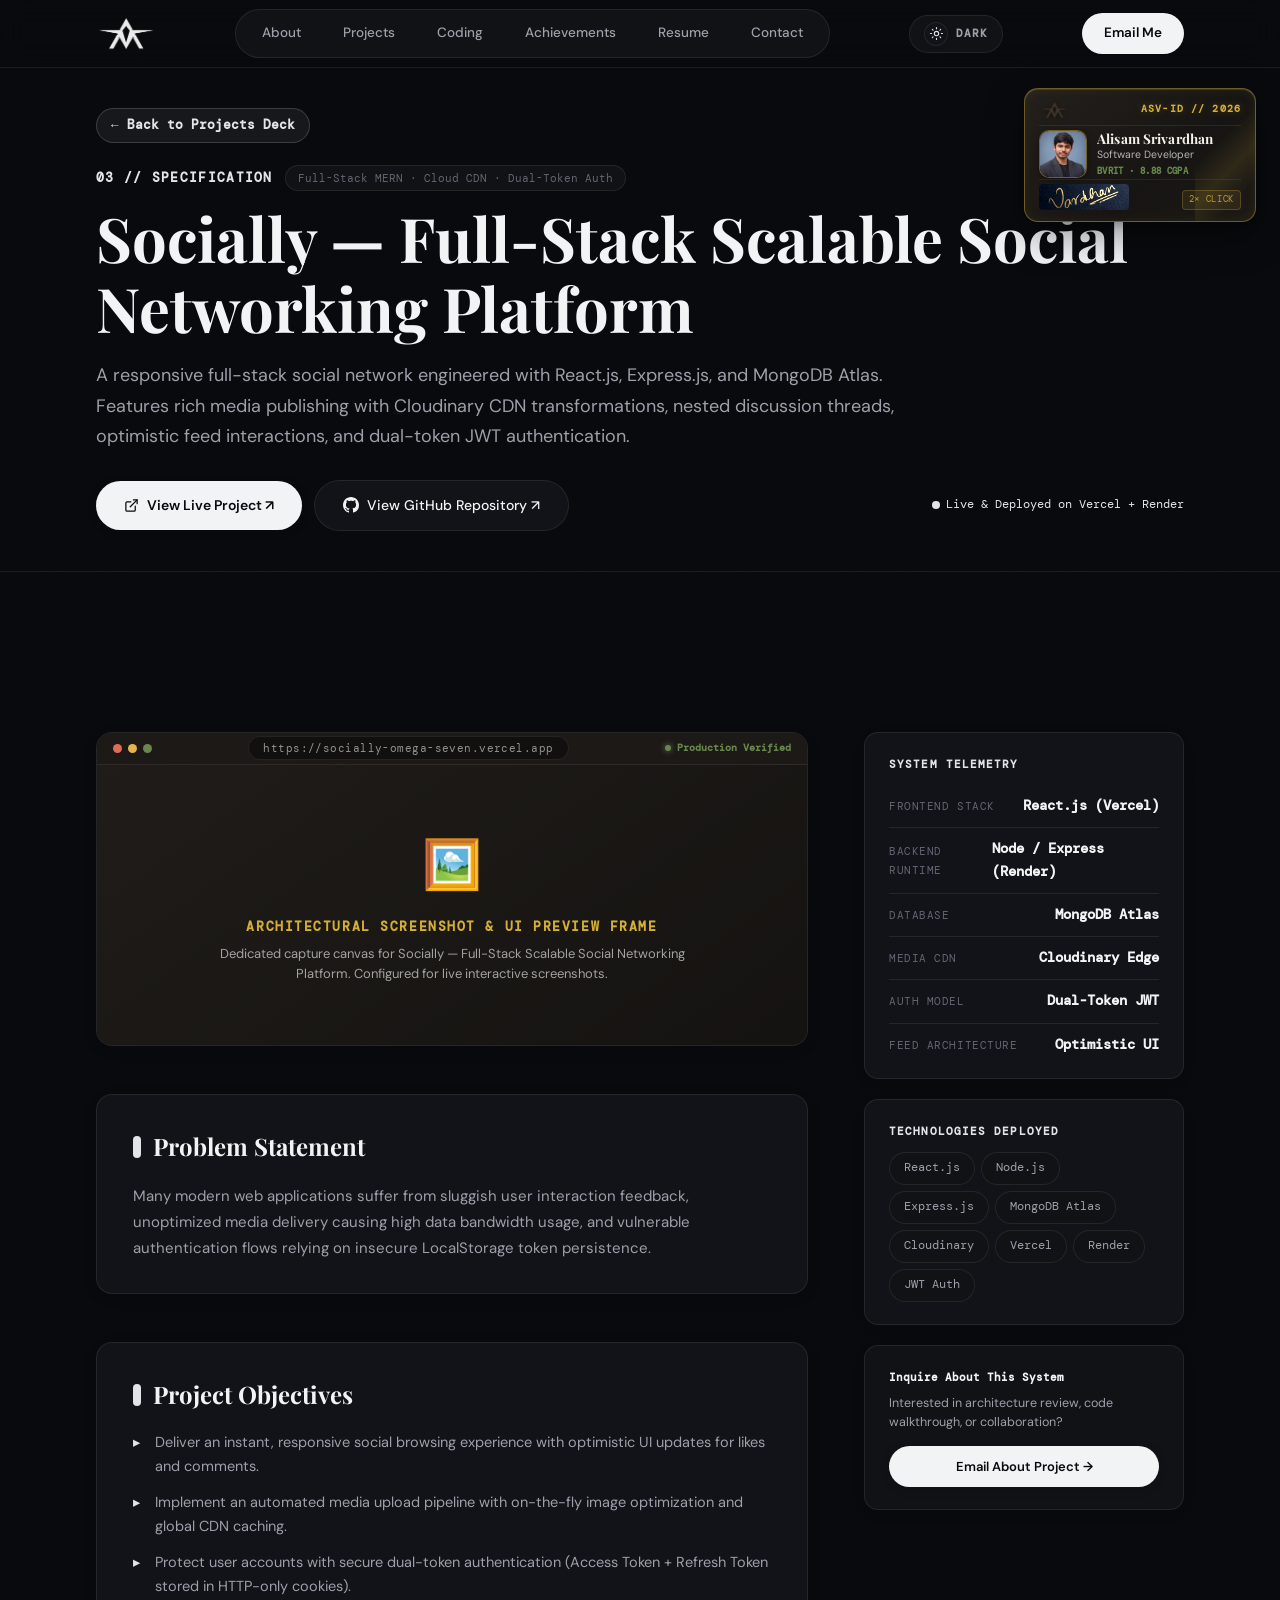
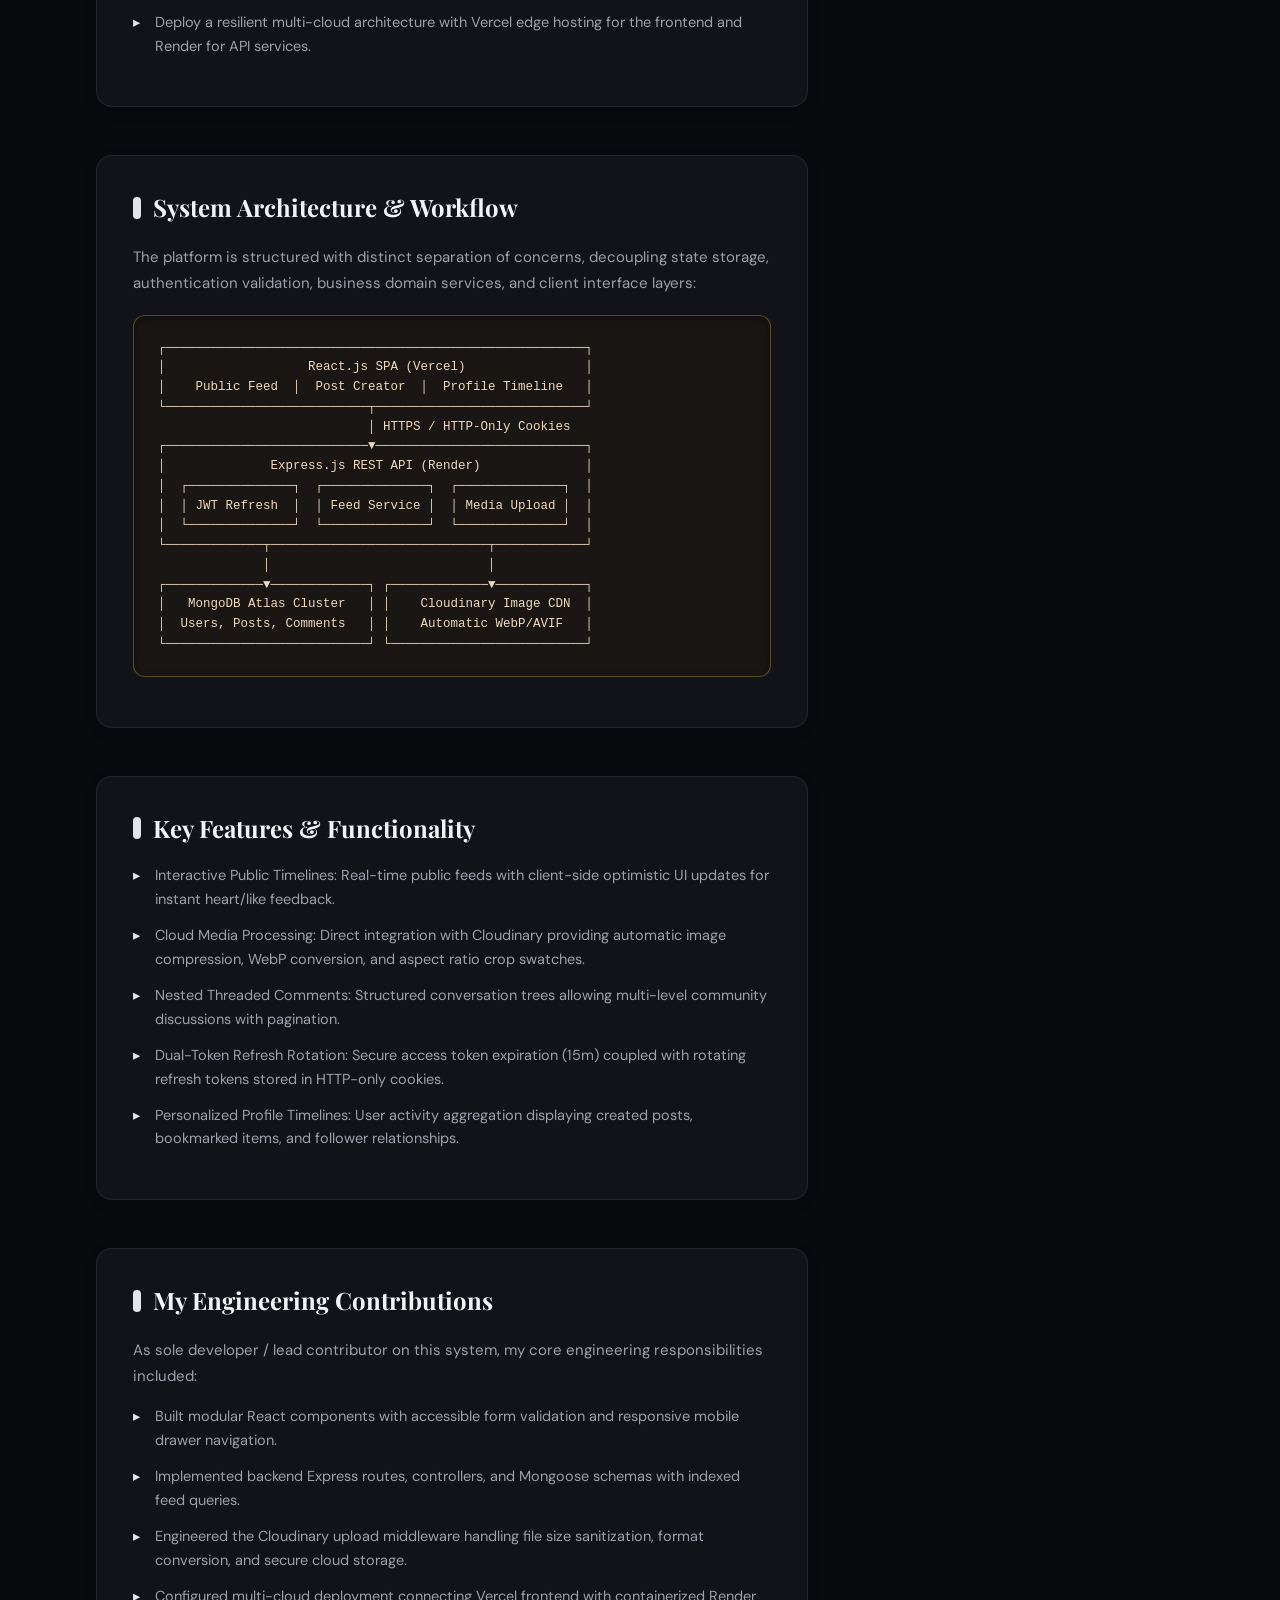
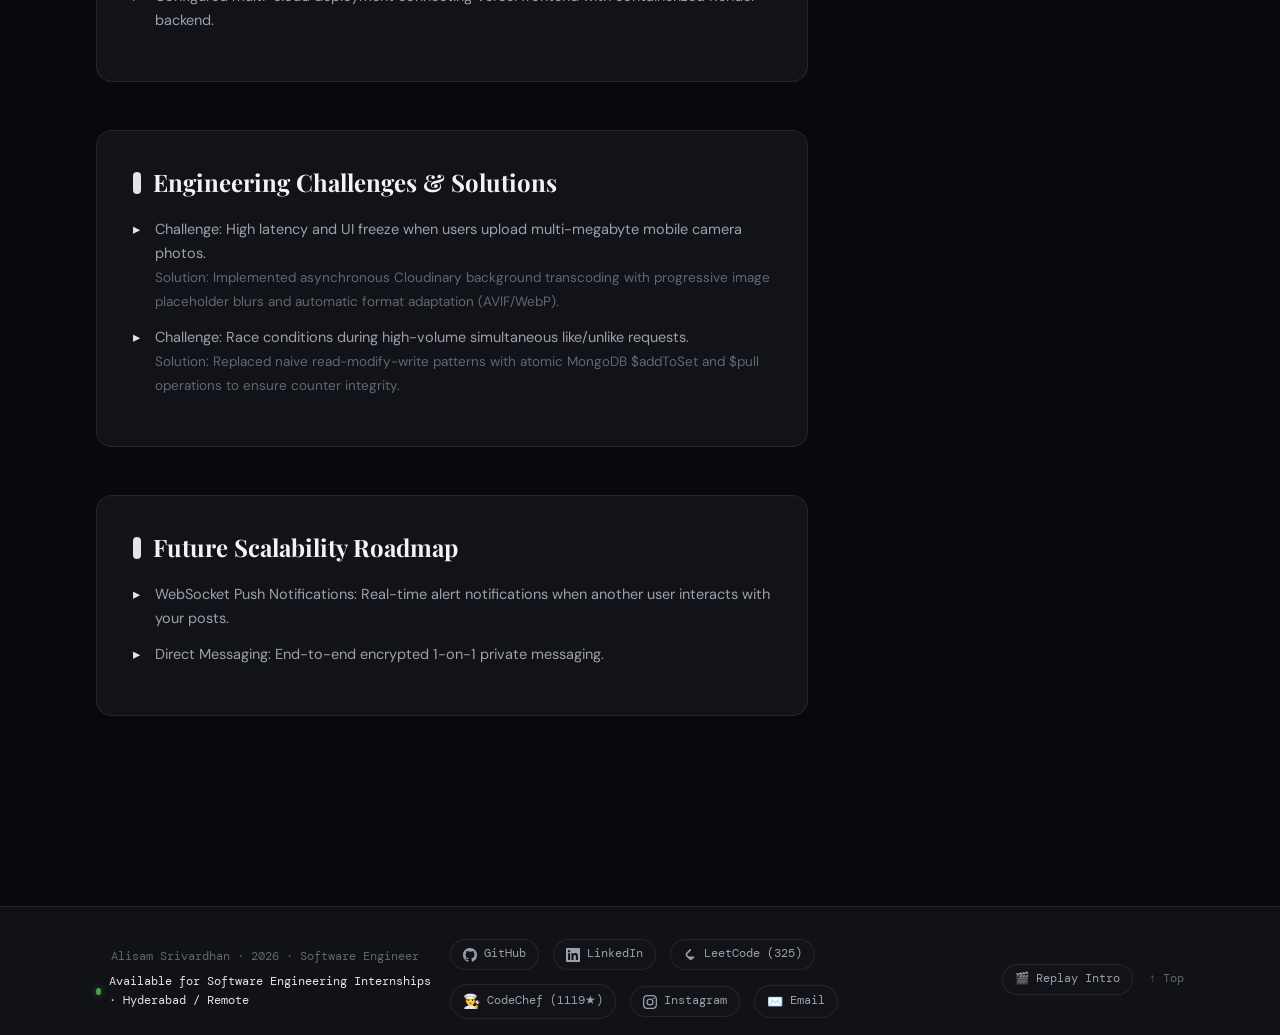
<file: project-socially.html>
<!DOCTYPE html>
<html lang="en">
<head>
  <meta charset="UTF-8"/>
  <meta name="viewport" content="width=device-width, initial-scale=1.0"/>
  <title>Socially — Full-Stack Scalable Social Networking Platform — Alisam Srivardhan</title>
  <link rel="icon" type="image/svg+xml" href="asv-monogram.svg"/>
  <link rel="preconnect" href="https://fonts.googleapis.com">
  <link rel="preconnect" href="https://fonts.gstatic.com" crossorigin>
  <link href="https://fonts.googleapis.com/css2?family=Playfair+Display:ital,wght@0,500;0,600;0,700;0,800;1,400;1,600&family=DM+Sans:opsz,wght@9..40,300;9..40,400;9..40,500;9..40,600;9..40,700&family=DM+Mono:wght@400;500&display=swap" rel="stylesheet">
  <link rel="stylesheet" href="style.css"/>
  <script src="ink-transition.js"></script>
</head>
<body>
<div class="noise"></div>
<div class="scroll-prog" id="scrollProg"></div>

<!-- NAVIGATION -->
<nav id="nav">
  <div class="nav-inner">
    <a href="index.html" class="nav-brand" aria-label="Alisam Srivardhan Home">
      <img src="asv-logo.png" alt="ASV Logo" class="brand-logo" width="48" height="36" />
    </a>

    <div class="nav-links" aria-label="Main navigation">
      <a href="about.html">About</a>
      <a href="projects.html" class="active">Projects</a>
      <a href="coding.html">Coding</a>
      <a href="certifications.html">Achievements</a>
      <a href="resume.html">Resume</a>
      <a href="contact.html">Contact</a>
    </div>

    <a href="mailto:alisamsrivardhan72@gmail.com?subject=Inquiry%20regarding%20Socially%20%E2%80%94%20Full-Stack%20Scalable%20Social%20Networking%20Platform" class="nav-cta">
      Email Me
    </a>

    <button class="burger" id="burger" aria-label="Toggle navigation menu" aria-expanded="false">
      <span></span><span></span>
    </button>
  </div>
</nav>

<!-- MOBILE NAVIGATION -->
<div class="mob-nav" id="mobNav" aria-hidden="true">
  <a href="about.html">About</a>
  <a href="projects.html" class="active">Projects</a>
  <a href="coding.html">Coding</a>
  <a href="certifications.html">Achievements</a>
  <a href="resume.html">Resume</a>
  <a href="contact.html">Contact</a>
  <a href="mailto:alisamsrivardhan72@gmail.com?subject=Inquiry%20regarding%20Socially%20%E2%80%94%20Full-Stack%20Scalable%20Social%20Networking%20Platform" class="mob-nav-cta">
    Email Me &rarr;
  </a>
</div>

<!-- PROJECT DETAIL HERO -->
<header class="pdetail-hero">
  <div class="wrap">
    <a href="projects.html#socially" class="pdetail-back-link">
      &larr; Back to Projects Deck
    </a>

    <div style="display: flex; align-items: center; gap: 12px; margin-bottom: 12px;">
      <span style="font-family: var(--mono); font-size: 13px; color: var(--olive); font-weight: 700; letter-spacing: 0.1em;">03 // SPECIFICATION</span>
      <span style="font-family: var(--mono); font-size: 11px; color: var(--ink3); background: var(--bg2); padding: 3px 12px; border-radius: 50px; border: 1px solid var(--border);">Full-Stack MERN · Cloud CDN · Dual-Token Auth</span>
    </div>

    <h1 class="pdetail-h1">Socially — Full-Stack Scalable Social Networking Platform</h1>
    <p class="pdetail-lead">A responsive full-stack social network engineered with React.js, Express.js, and MongoDB Atlas. Features rich media publishing with Cloudinary CDN transformations, nested discussion threads, optimistic feed interactions, and dual-token JWT authentication.</p>

    <!-- Project Action Controls -->
    <div class="pdetail-actions-bar">
      <a href="https://socially-omega-seven.vercel.app" target="_blank" rel="noopener" class="btn-primary" style="gap: 8px;">
        <svg width="15" height="15" viewBox="0 0 24 24" fill="none" stroke="currentColor" stroke-width="2" stroke-linecap="round" stroke-linejoin="round"><path d="M18 13v6a2 2 0 0 1-2 2H5a2 2 0 0 1-2-2V8a2 2 0 0 1 2-2h6"></path><polyline points="15 3 21 3 21 9"></polyline><line x1="10" y1="14" x2="21" y2="3"></line></svg>
        View Live Project &nearr;
      </a>

      <a href="https://github.com/Vardhan-1806/Socially" target="_blank" rel="noopener" class="btn-outline" style="gap: 8px;">
        <svg width="16" height="16" viewBox="0 0 24 24" fill="currentColor"><path d="M12 0C5.37 0 0 5.37 0 12c0 5.31 3.435 9.795 8.205 11.385.6.105.825-.255.825-.57 0-.285-.015-1.23-.015-2.235-3.015.555-3.795-.735-4.035-1.41-.135-.345-.72-1.41-1.23-1.695-.42-.225-1.02-.78-.015-.795.945-.015 1.62.87 1.845 1.23 1.08 1.815 2.805 1.305 3.495.99.105-.78.42-1.305.765-1.605-2.67-.3-5.46-1.335-5.46-5.925 0-1.305.465-2.385 1.23-3.225-.12-.3-.54-1.53.12-3.18 0 0 1.005-.315 3.3 1.23.96-.27 1.98-.405 3-.405s2.04.135 3 .405c2.295-1.56 3.3-1.23 3.3-1.23.66 1.65.24 2.88.12 3.18.765.84 1.23 1.905 1.23 3.225 0 4.605-2.805 5.625-5.475 5.925.435.375.81 1.095.81 2.22 0 1.605-.015 2.895-.015 3.3 0 .315.225.69.825.57A12.02 12.02 0 0024 12c0-6.63-5.37-12-12-12z"/></svg>
        View GitHub Repository &nearr;
      </a>

      <span style="font-family: var(--mono); font-size: 11.5px; color: var(--olive); margin-left: auto; display: flex; align-items: center; gap: 6px;">
        <span style="width: 8px; height: 8px; border-radius: 50%; background: var(--olive); display: inline-block;"></span>
        Live & Deployed on Vercel + Render
      </span>
    </div>
  </div>
</header>

<!-- MAIN CONTENT & TELEMETRY -->
<main class="sec">
  <div class="wrap">
    <div class="pdetail-layout">
      <!-- Deep Technical Narrative -->
      <div class="pdetail-main-content">

        <!-- Visual Screenshot Gallery Frame -->
        <div class="pdetail-section-card" style="padding: 0; overflow: hidden;">
          <div class="deck-preview-chrome" style="position: relative;">
            <div class="deck-chrome-dots">
              <span></span><span></span><span></span>
            </div>
            <span class="deck-chrome-url">https://socially-omega-seven.vercel.app</span>
            <span class="deck-chrome-status">Production Verified</span>
          </div>

          <div style="background: linear-gradient(145deg, #1f1c19 0%, #151311 100%); padding: 60px 32px; text-align: center; color: #f2eee4;">
            <div style="font-size: 48px; margin-bottom: 12px;">🖼️</div>
            <div style="font-family: var(--mono); font-size: 13px; color: #d4af37; letter-spacing: 0.12em; text-transform: uppercase; font-weight: 700; margin-bottom: 6px;">
              Architectural Screenshot &amp; UI Preview Frame
            </div>
            <p style="font-size: 13px; color: rgba(255,255,255,0.6); max-width: 520px; margin: 0 auto; line-height: 1.6;">
              Dedicated capture canvas for Socially — Full-Stack Scalable Social Networking Platform. Configured for live interactive screenshots.
            </p>
          </div>
        </div>

        <!-- 1. Problem Statement -->
        <article class="pdetail-section-card">
          <h2>Problem Statement</h2>
          <p>Many modern web applications suffer from sluggish user interaction feedback, unoptimized media delivery causing high data bandwidth usage, and vulnerable authentication flows relying on insecure LocalStorage token persistence.</p>
        </article>

        <!-- 2. Project Objectives -->
        <article class="pdetail-section-card">
          <h2>Project Objectives</h2>
          <ul>
            <li>Deliver an instant, responsive social browsing experience with optimistic UI updates for likes and comments.</li>
            <li>Implement an automated media upload pipeline with on-the-fly image optimization and global CDN caching.</li>
            <li>Protect user accounts with secure dual-token authentication (Access Token + Refresh Token stored in HTTP-only cookies).</li>
            <li>Deploy a resilient multi-cloud architecture with Vercel edge hosting for the frontend and Render for API services.</li>
          </ul>
        </article>

        <!-- 3. System Architecture & Workflow -->
        <article class="pdetail-section-card">
          <h2>System Architecture &amp; Workflow</h2>
          <p>
            The platform is structured with distinct separation of concerns, decoupling state storage, authentication validation, business domain services, and client interface layers:
          </p>
          <pre class="pdetail-diagram-box"><code>┌────────────────────────────────────────────────────────┐
│                   React.js SPA (Vercel)                │
│    Public Feed  │  Post Creator  │  Profile Timeline   │
└───────────────────────────┬────────────────────────────┘
                            │ HTTPS / HTTP-Only Cookies
┌───────────────────────────▼────────────────────────────┐
│              Express.js REST API (Render)              │
│  ┌──────────────┐  ┌──────────────┐  ┌──────────────┐  │
│  │ JWT Refresh  │  │ Feed Service │  │ Media Upload │  │
│  └──────────────┘  └──────────────┘  └──────────────┘  │
└─────────────┬─────────────────────────────┬────────────┘
              │                             │
┌─────────────▼─────────────┐ ┌─────────────▼────────────┐
│   MongoDB Atlas Cluster   │ │    Cloudinary Image CDN  │
│  Users, Posts, Comments   │ │    Automatic WebP/AVIF   │
└───────────────────────────┘ └──────────────────────────┘</code></pre>
        </article>

        <!-- 4. Features & Functionality -->
        <article class="pdetail-section-card">
          <h2>Key Features &amp; Functionality</h2>
          <ul>
            <li>Interactive Public Timelines: Real-time public feeds with client-side optimistic UI updates for instant heart/like feedback.</li>
            <li>Cloud Media Processing: Direct integration with Cloudinary providing automatic image compression, WebP conversion, and aspect ratio crop swatches.</li>
            <li>Nested Threaded Comments: Structured conversation trees allowing multi-level community discussions with pagination.</li>
            <li>Dual-Token Refresh Rotation: Secure access token expiration (15m) coupled with rotating refresh tokens stored in HTTP-only cookies.</li>
            <li>Personalized Profile Timelines: User activity aggregation displaying created posts, bookmarked items, and follower relationships.</li>
          </ul>
        </article>

        <!-- 5. Individual Engineering Ownership -->
        <article class="pdetail-section-card">
          <h2>My Engineering Contributions</h2>
          <p>
            As sole developer / lead contributor on this system, my core engineering responsibilities included:
          </p>
          <ul>
            <li>Built modular React components with accessible form validation and responsive mobile drawer navigation.</li>
            <li>Implemented backend Express routes, controllers, and Mongoose schemas with indexed feed queries.</li>
            <li>Engineered the Cloudinary upload middleware handling file size sanitization, format conversion, and secure cloud storage.</li>
            <li>Configured multi-cloud deployment connecting Vercel frontend with containerized Render backend.</li>
          </ul>
        </article>

        <!-- 6. Challenges Faced & Solutions -->
        <article class="pdetail-section-card">
          <h2>Engineering Challenges &amp; Solutions</h2>
          <ul>
            <li>Challenge: High latency and UI freeze when users upload multi-megabyte mobile camera photos.<br><span style="color: var(--ink3); font-size: 13.5px;">Solution: Implemented asynchronous Cloudinary background transcoding with progressive image placeholder blurs and automatic format adaptation (AVIF/WebP).</span></li>
            <li>Challenge: Race conditions during high-volume simultaneous like/unlike requests.<br><span style="color: var(--ink3); font-size: 13.5px;">Solution: Replaced naive read-modify-write patterns with atomic MongoDB $addToSet and $pull operations to ensure counter integrity.</span></li>
          </ul>
        </article>

        <!-- 7. Future Enhancements -->
        <article class="pdetail-section-card">
          <h2>Future Scalability Roadmap</h2>
          <ul>
            <li>WebSocket Push Notifications: Real-time alert notifications when another user interacts with your posts.</li>
            <li>Direct Messaging: End-to-end encrypted 1-on-1 private messaging.</li>
          </ul>
        </article>

      </div>

      <!-- Sticky Telemetry Sidebar -->
      <aside class="pdetail-sidebar">
        <!-- Telemetry Card -->
        <div class="pdetail-stat-card">
          <div style="font-family: var(--mono); font-size: 11px; color: var(--olive); letter-spacing: 0.1em; text-transform: uppercase; font-weight: 700; margin-bottom: 12px;">
            System Telemetry
          </div>
          
          <div class="pdetail-stat-row">
            <span class="pdetail-stat-label">Frontend Stack</span>
            <span class="pdetail-stat-val">React.js (Vercel)</span>
          </div>
          <div class="pdetail-stat-row">
            <span class="pdetail-stat-label">Backend Runtime</span>
            <span class="pdetail-stat-val">Node / Express (Render)</span>
          </div>
          <div class="pdetail-stat-row">
            <span class="pdetail-stat-label">Database</span>
            <span class="pdetail-stat-val">MongoDB Atlas</span>
          </div>
          <div class="pdetail-stat-row">
            <span class="pdetail-stat-label">Media CDN</span>
            <span class="pdetail-stat-val">Cloudinary Edge</span>
          </div>
          <div class="pdetail-stat-row">
            <span class="pdetail-stat-label">Auth Model</span>
            <span class="pdetail-stat-val">Dual-Token JWT</span>
          </div>
          <div class="pdetail-stat-row">
            <span class="pdetail-stat-label">Feed Architecture</span>
            <span class="pdetail-stat-val">Optimistic UI</span>
          </div>
        </div>

        <!-- Technology Stack Card -->
        <div class="pdetail-stat-card">
          <div style="font-family: var(--mono); font-size: 11px; color: var(--olive); letter-spacing: 0.1em; text-transform: uppercase; font-weight: 700; margin-bottom: 12px;">
            Technologies Deployed
          </div>
          <div style="display: flex; flex-wrap: wrap; gap: 6px;">
            <span class="tag">React.js</span>
            <span class="tag">Node.js</span>
            <span class="tag">Express.js</span>
            <span class="tag">MongoDB Atlas</span>
            <span class="tag">Cloudinary</span>
            <span class="tag">Vercel</span>
            <span class="tag">Render</span>
            <span class="tag">JWT Auth</span>
          </div>
        </div>

        <!-- Direct Actions Card -->
        <div class="pdetail-stat-card" style="background: var(--bg2);">
          <div style="font-family: var(--mono); font-size: 11px; color: var(--ink); font-weight: 700; margin-bottom: 8px;">
            Inquire About This System
          </div>
          <p style="font-size: 12.5px; color: var(--ink2); margin-bottom: 14px; line-height: 1.5;">
            Interested in architecture review, code walkthrough, or collaboration?
          </p>
          <a href="mailto:alisamsrivardhan72@gmail.com?subject=Inquiry%20regarding%20Socially%20%E2%80%94%20Full-Stack%20Scalable%20Social%20Networking%20Platform" class="btn-primary" style="width: 100%; justify-content: center; padding: 10px 16px; font-size: 13px;">
            Email About Project &rarr;
          </a>
        </div>
      </aside>
    </div>
  </div>
</main>

<!-- UNIVERSAL PERSISTENT FOOTER -->
<footer>
  <div class="foot-inner">
    <div style="display: flex; flex-direction: column; gap: 6px;">
      <div class="foot-copy">
        Alisam Srivardhan &middot; <span class="current-year"></span> &middot; Software Engineer
      </div>
      <div style="display: flex; align-items: center; gap: 8px; font-family: var(--mono); font-size: 11.5px; color: var(--olive);">
        <span style="display: inline-block; width: 7px; height: 7px; border-radius: 50%; background: #47A248; box-shadow: 0 0 6px rgba(71,162,72,0.6);"></span>
        <span>Available for Software Engineering Internships &middot; Hyderabad / Remote</span>
      </div>
    </div>

    <!-- Persistent Verified Social & Coding Profiles -->
    <div class="persistent-foot-socials" aria-label="Professional and Coding Profiles">
      <a href="https://github.com/Vardhan-1806" target="_blank" rel="noopener" class="pfoot-link" title="GitHub Profile">
        <svg viewBox="0 0 24 24"><path d="M12 0C5.37 0 0 5.37 0 12c0 5.31 3.435 9.795 8.205 11.385.6.105.825-.255.825-.57 0-.285-.015-1.23-.015-2.235-3.015.555-3.795-.735-4.035-1.41-.135-.345-.72-1.41-1.23-1.695-.42-.225-1.02-.78-.015-.795.945-.015 1.62.87 1.845 1.23 1.08 1.815 2.805 1.305 3.495.99.105-.78.42-1.305.765-1.605-2.67-.3-5.46-1.335-5.46-5.925 0-1.305.465-2.385 1.23-3.225-.12-.3-.54-1.53.12-3.18 0 0 1.005-.315 3.3 1.23.96-.27 1.98-.405 3-.405s2.04.135 3 .405c2.295-1.56 3.3-1.23 3.3-1.23.66 1.65.24 2.88.12 3.18.765.84 1.23 1.905 1.23 3.225 0 4.605-2.805 5.625-5.475 5.925.435.375.81 1.095.81 2.22 0 1.605-.015 2.895-.015 3.3 0 .315.225.69.825.57A12.02 12.02 0 0024 12c0-6.63-5.37-12-12-12z"/></svg>
        GitHub
      </a>
      <a href="https://linkedin.com/in/alisam-srivardhan-291124332" target="_blank" rel="noopener" class="pfoot-link" title="LinkedIn Profile">
        <svg viewBox="0 0 24 24"><path d="M20.447 20.452h-3.554v-5.569c0-1.328-.027-3.037-1.852-3.037-1.853 0-2.136 1.445-2.136 2.939v5.667H9.351V9h3.414v1.561h.046c.477-.9 1.637-1.85 3.37-1.85 3.601 0 4.267 2.37 4.267 5.455v6.286zM5.337 7.433a2.062 2.062 0 0 1-2.063-2.065 2.064 2.064 0 1 1 2.063 2.065zm1.782 13.019H3.555V9h3.564v11.452zM22.225 0H1.771C.792 0 0 .774 0 1.729v20.542C0 23.227.792 24 1.771 24h20.451C23.2 24 24 23.227 24 22.271V1.729C24 .774 23.2 0 22.222 0h.003z"/></svg>
        LinkedIn
      </a>
      <a href="https://leetcode.com/u/Vardhann13/" target="_blank" rel="noopener" class="pfoot-link" title="LeetCode Profile">
        <svg viewBox="0 0 24 24"><path d="M13.48 2.34a1.37 1.37 0 0 0-1.94 0L5.7 8.18a4.42 4.42 0 0 0 0 6.24l4.44 4.44a4.42 4.42 0 0 0 6.24 0l2.02-2.02a1.37 1.37 0 1 0-1.94-1.94l-2.02 2.02a1.68 1.68 0 0 1-2.37 0l-4.44-4.44a1.68 1.68 0 0 1 0-2.37l5.84-5.84a1.37 1.37 0 0 0 0-1.93ZM9.36 14.5a1.37 1.37 0 0 0 0 2.74h8.9a1.37 1.37 0 0 0 0-2.74h-8.9Z"/></svg>
        LeetCode (325)
      </a>
      <a href="https://www.codechef.com/users/vardhann18" target="_blank" rel="noopener" class="pfoot-link" title="CodeChef Profile">
        <span style="font-size: 14px;">👨‍🍳</span>
        CodeChef (1119★)
      </a>
      <a href="https://instagram.com/vardhan_114_" target="_blank" rel="noopener" class="pfoot-link" title="Instagram Profile">
        <svg viewBox="0 0 24 24"><path d="M12 2.163c3.204 0 3.584.012 4.85.07 3.252.148 4.771 1.691 4.919 4.919.058 1.265.069 1.645.069 4.849 0 3.205-.012 3.584-.069 4.849-.149 3.225-1.664 4.771-4.919 4.919-1.266.058-1.644.07-4.85.07-3.204 0-3.584-.012-4.849-.07-3.26-.149-4.771-1.699-4.919-4.92-.058-1.265-.07-1.644-.07-4.849 0-3.204.013-3.583.07-4.849.149-3.227 1.664-4.771 4.919-4.919 1.266-.057 1.645-.069 4.849-.069zm0-2.163c-3.259 0-3.667.014-4.947.072-4.358.2-6.78 2.618-6.98 6.98-.059 1.281-.073 1.689-.073 4.948 0 3.259.014 3.668.072 4.948.2 4.358 2.618 6.78 6.98 6.98 1.281.058 1.689.072 4.948.072 3.259 0 3.668-.014 4.948-.072 4.354-.2 6.782-2.618 6.979-6.98.059-1.28.073-1.689.073-4.948 0-3.259-.014-3.667-.072-4.947-.196-4.354-2.617-6.78-6.979-6.98-1.281-.059-1.69-.073-4.949-.073zm0 5.838a6.162 6.162 0 1 0 0 12.324 6.162 6.162 0 0 0 0-12.324zM12 16a4 4 0 1 1 0-8 4 4 0 0 1 0 8zm6.406-11.845a1.44 1.44 0 1 0 0 2.881 1.44 1.44 0 0 0 0-2.881z"/></svg>
        Instagram
      </a>
      <a href="mailto:alisamsrivardhan72@gmail.com" class="pfoot-link" title="Direct Email">
        <span style="font-size: 13px;">✉️</span>
        Email
      </a>
    </div>

    <div class="foot-actions">
      <button onclick="window.replayAsvIntro()" class="foot-replay-btn" title="Replay Cinematic Intro">🎬 Replay Intro</button>
      <a href="#" class="foot-top">&uarr; Top</a>
    </div>
  </div>
</footer>

<script src="shared.js"></script>
</body>
</html>
</file>
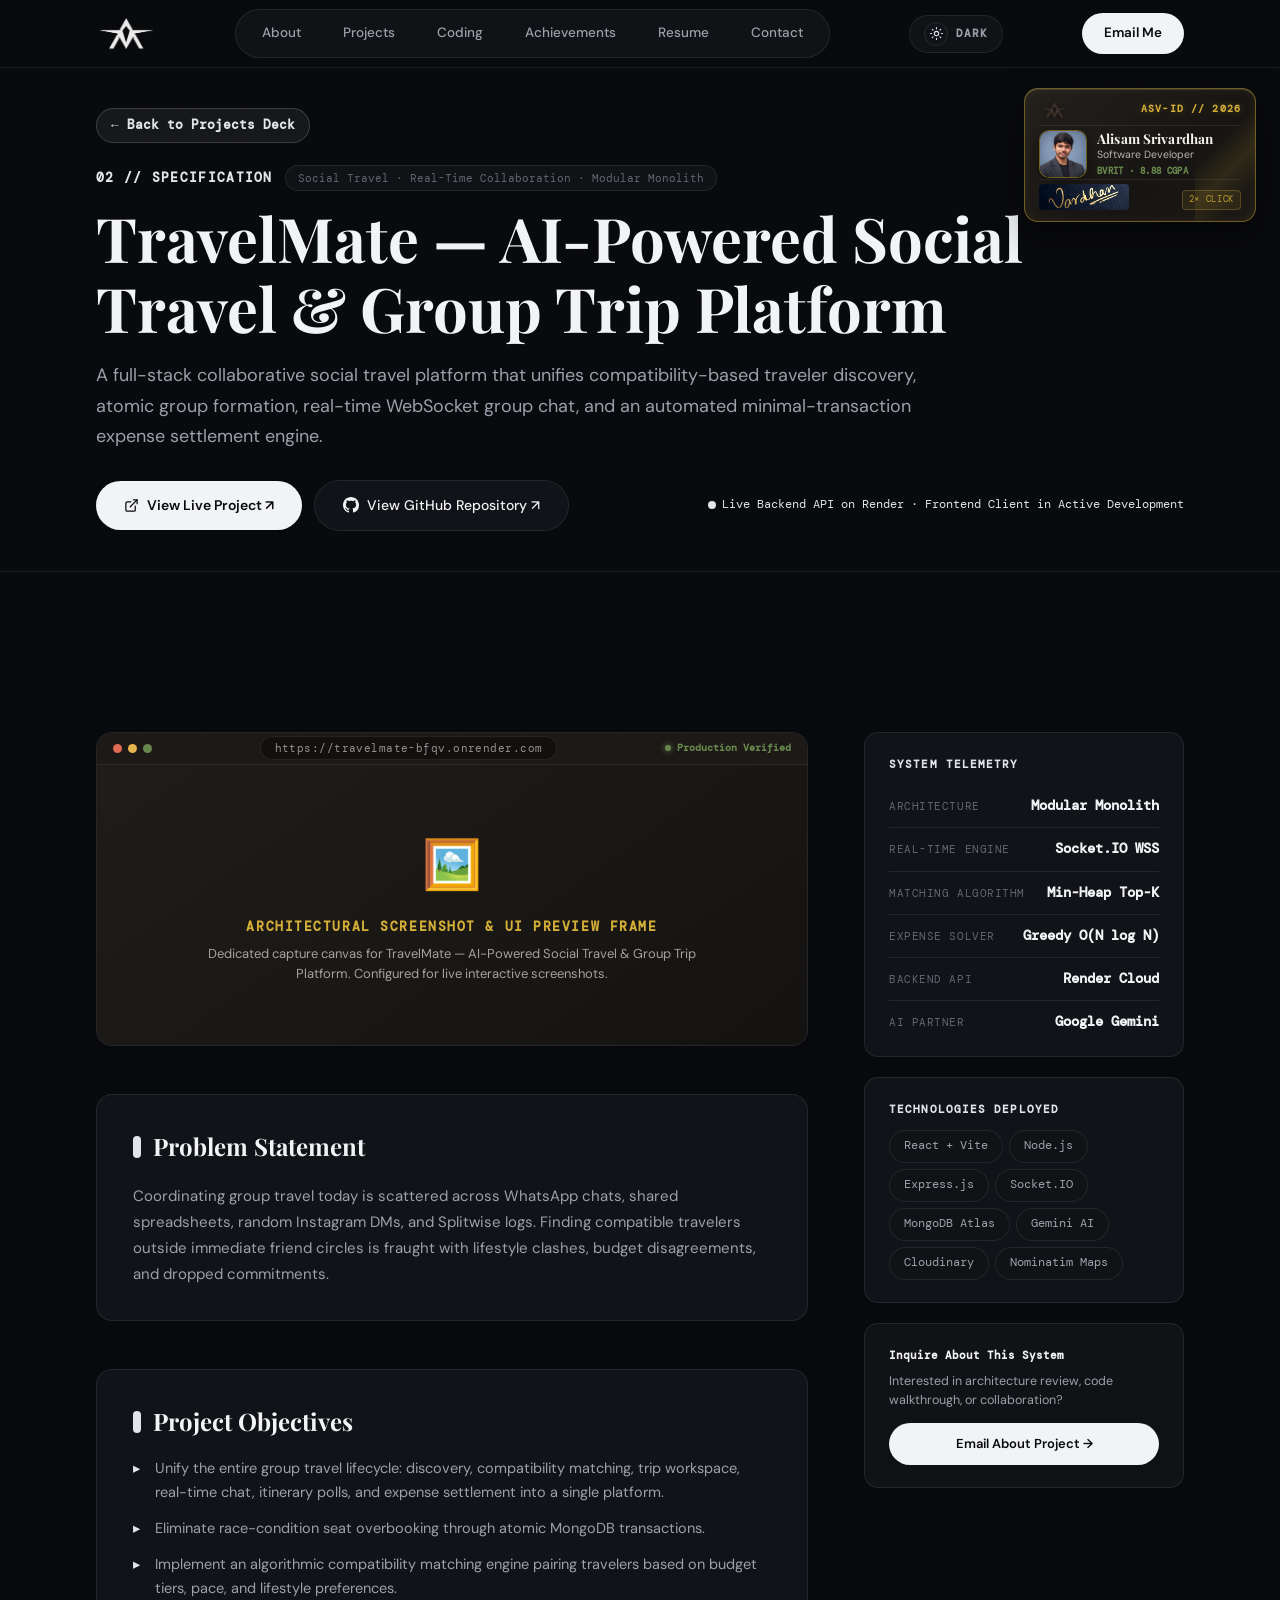
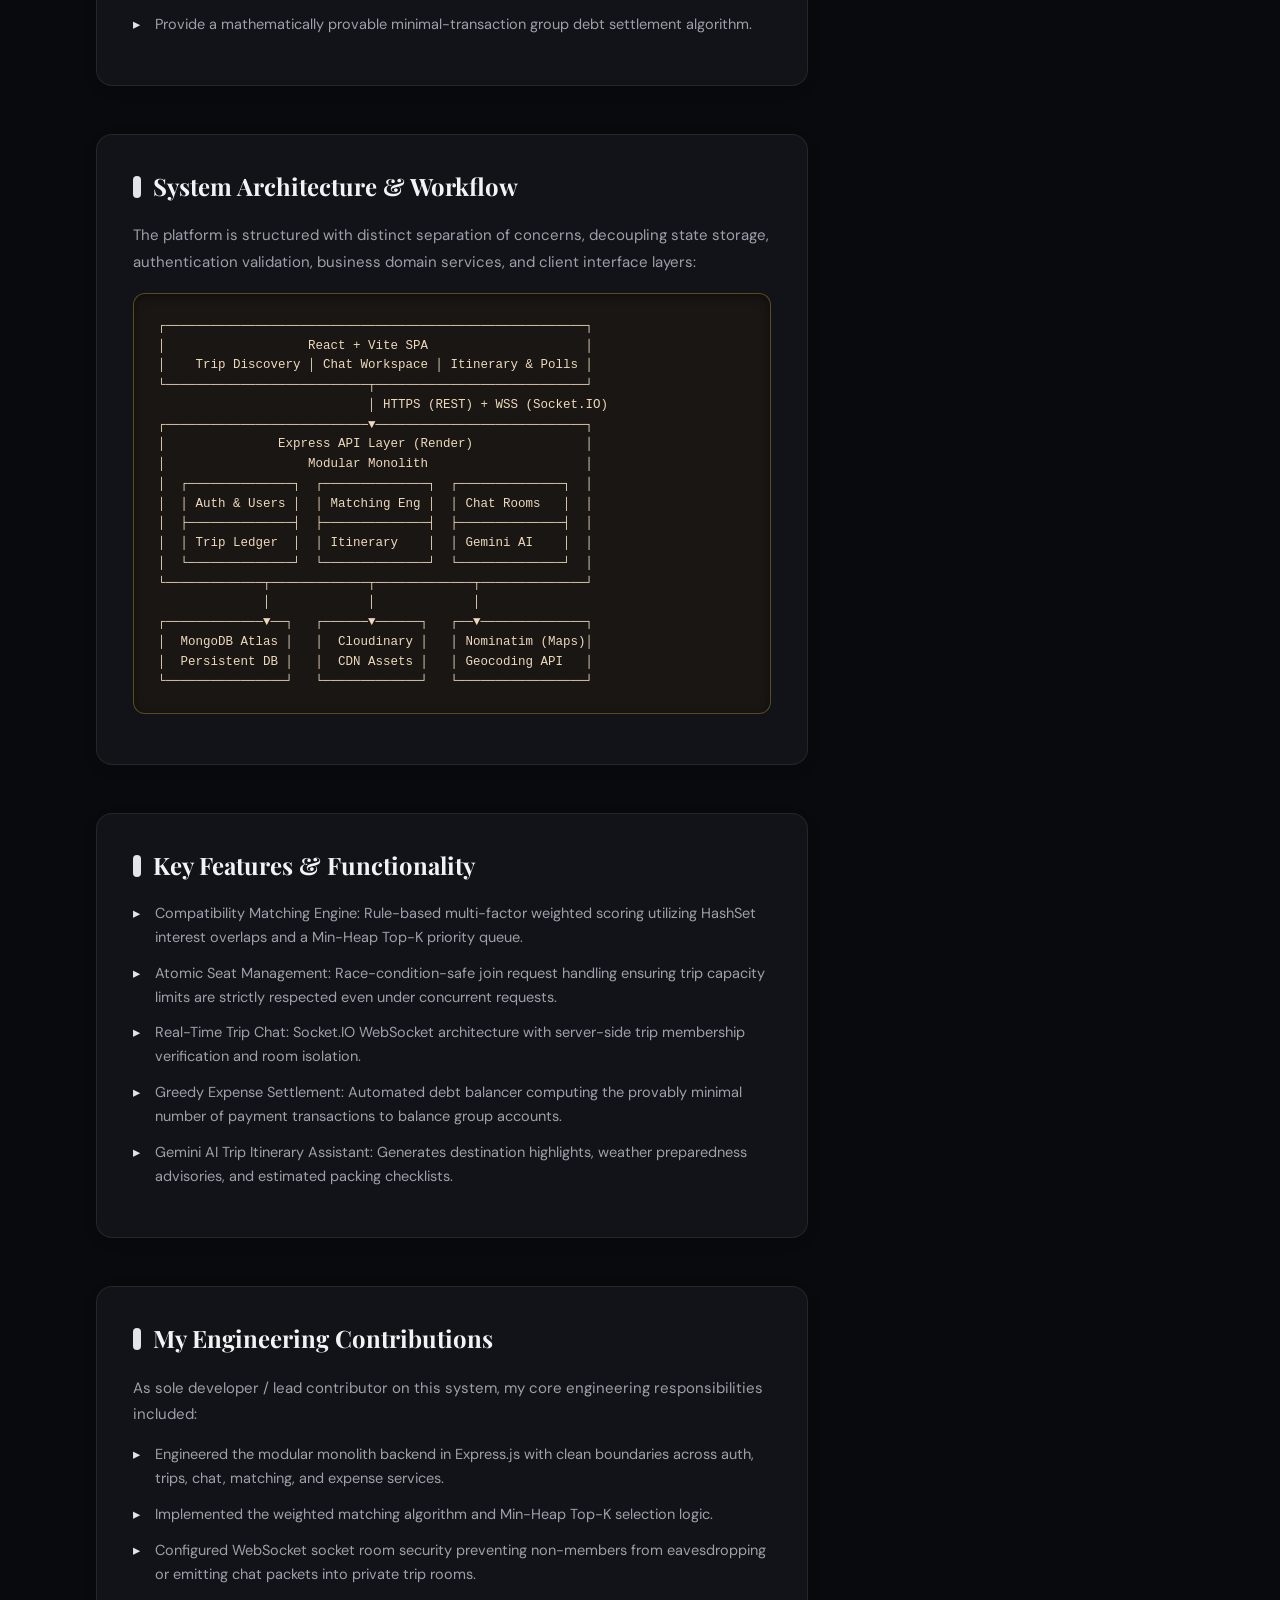
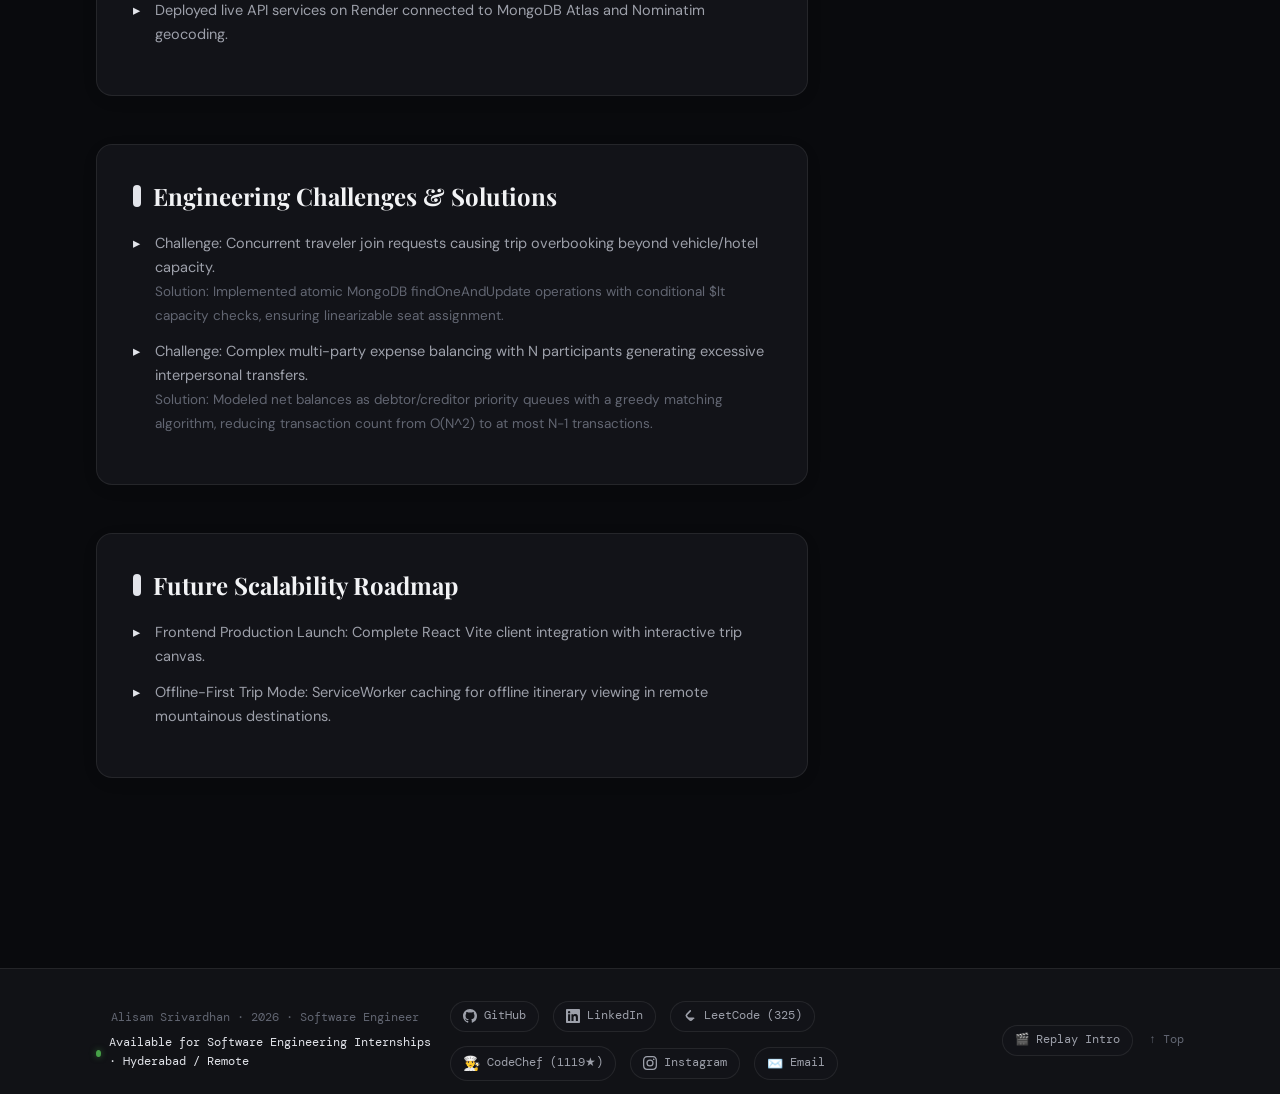
<file: project-travelmate.html>
<!DOCTYPE html>
<html lang="en">
<head>
  <meta charset="UTF-8"/>
  <meta name="viewport" content="width=device-width, initial-scale=1.0"/>
  <title>TravelMate — AI-Powered Social Travel & Group Trip Platform — Alisam Srivardhan</title>
  <link rel="icon" type="image/svg+xml" href="asv-monogram.svg"/>
  <link rel="preconnect" href="https://fonts.googleapis.com">
  <link rel="preconnect" href="https://fonts.gstatic.com" crossorigin>
  <link href="https://fonts.googleapis.com/css2?family=Playfair+Display:ital,wght@0,500;0,600;0,700;0,800;1,400;1,600&family=DM+Sans:opsz,wght@9..40,300;9..40,400;9..40,500;9..40,600;9..40,700&family=DM+Mono:wght@400;500&display=swap" rel="stylesheet">
  <link rel="stylesheet" href="style.css"/>
  <script src="ink-transition.js"></script>
</head>
<body>
<div class="noise"></div>
<div class="scroll-prog" id="scrollProg"></div>

<!-- NAVIGATION -->
<nav id="nav">
  <div class="nav-inner">
    <a href="index.html" class="nav-brand" aria-label="Alisam Srivardhan Home">
      <img src="asv-logo.png" alt="ASV Logo" class="brand-logo" width="48" height="36" />
    </a>

    <div class="nav-links" aria-label="Main navigation">
      <a href="about.html">About</a>
      <a href="projects.html" class="active">Projects</a>
      <a href="coding.html">Coding</a>
      <a href="certifications.html">Achievements</a>
      <a href="resume.html">Resume</a>
      <a href="contact.html">Contact</a>
    </div>

    <a href="mailto:alisamsrivardhan72@gmail.com?subject=Inquiry%20regarding%20TravelMate%20%E2%80%94%20AI-Powered%20Social%20Travel%20%26%20Group%20Trip%20Platform" class="nav-cta">
      Email Me
    </a>

    <button class="burger" id="burger" aria-label="Toggle navigation menu" aria-expanded="false">
      <span></span><span></span>
    </button>
  </div>
</nav>

<!-- MOBILE NAVIGATION -->
<div class="mob-nav" id="mobNav" aria-hidden="true">
  <a href="about.html">About</a>
  <a href="projects.html" class="active">Projects</a>
  <a href="coding.html">Coding</a>
  <a href="certifications.html">Achievements</a>
  <a href="resume.html">Resume</a>
  <a href="contact.html">Contact</a>
  <a href="mailto:alisamsrivardhan72@gmail.com?subject=Inquiry%20regarding%20TravelMate%20%E2%80%94%20AI-Powered%20Social%20Travel%20%26%20Group%20Trip%20Platform" class="mob-nav-cta">
    Email Me &rarr;
  </a>
</div>

<!-- PROJECT DETAIL HERO -->
<header class="pdetail-hero">
  <div class="wrap">
    <a href="projects.html#travelmate" class="pdetail-back-link">
      &larr; Back to Projects Deck
    </a>

    <div style="display: flex; align-items: center; gap: 12px; margin-bottom: 12px;">
      <span style="font-family: var(--mono); font-size: 13px; color: var(--olive); font-weight: 700; letter-spacing: 0.1em;">02 // SPECIFICATION</span>
      <span style="font-family: var(--mono); font-size: 11px; color: var(--ink3); background: var(--bg2); padding: 3px 12px; border-radius: 50px; border: 1px solid var(--border);">Social Travel · Real-Time Collaboration · Modular Monolith</span>
    </div>

    <h1 class="pdetail-h1">TravelMate — AI-Powered Social Travel & Group Trip Platform</h1>
    <p class="pdetail-lead">A full-stack collaborative social travel platform that unifies compatibility-based traveler discovery, atomic group formation, real-time WebSocket group chat, and an automated minimal-transaction expense settlement engine.</p>

    <!-- Project Action Controls -->
    <div class="pdetail-actions-bar">
      <a href="https://travelmate-bfqv.onrender.com" target="_blank" rel="noopener" class="btn-primary" style="gap: 8px;">
        <svg width="15" height="15" viewBox="0 0 24 24" fill="none" stroke="currentColor" stroke-width="2" stroke-linecap="round" stroke-linejoin="round"><path d="M18 13v6a2 2 0 0 1-2 2H5a2 2 0 0 1-2-2V8a2 2 0 0 1 2-2h6"></path><polyline points="15 3 21 3 21 9"></polyline><line x1="10" y1="14" x2="21" y2="3"></line></svg>
        View Live Project &nearr;
      </a>

      <a href="https://github.com/Vardhan-1806/TravelMate" target="_blank" rel="noopener" class="btn-outline" style="gap: 8px;">
        <svg width="16" height="16" viewBox="0 0 24 24" fill="currentColor"><path d="M12 0C5.37 0 0 5.37 0 12c0 5.31 3.435 9.795 8.205 11.385.6.105.825-.255.825-.57 0-.285-.015-1.23-.015-2.235-3.015.555-3.795-.735-4.035-1.41-.135-.345-.72-1.41-1.23-1.695-.42-.225-1.02-.78-.015-.795.945-.015 1.62.87 1.845 1.23 1.08 1.815 2.805 1.305 3.495.99.105-.78.42-1.305.765-1.605-2.67-.3-5.46-1.335-5.46-5.925 0-1.305.465-2.385 1.23-3.225-.12-.3-.54-1.53.12-3.18 0 0 1.005-.315 3.3 1.23.96-.27 1.98-.405 3-.405s2.04.135 3 .405c2.295-1.56 3.3-1.23 3.3-1.23.66 1.65.24 2.88.12 3.18.765.84 1.23 1.905 1.23 3.225 0 4.605-2.805 5.625-5.475 5.925.435.375.81 1.095.81 2.22 0 1.605-.015 2.895-.015 3.3 0 .315.225.69.825.57A12.02 12.02 0 0024 12c0-6.63-5.37-12-12-12z"/></svg>
        View GitHub Repository &nearr;
      </a>

      <span style="font-family: var(--mono); font-size: 11.5px; color: var(--olive); margin-left: auto; display: flex; align-items: center; gap: 6px;">
        <span style="width: 8px; height: 8px; border-radius: 50%; background: var(--olive); display: inline-block;"></span>
        Live Backend API on Render · Frontend Client in Active Development
      </span>
    </div>
  </div>
</header>

<!-- MAIN CONTENT & TELEMETRY -->
<main class="sec">
  <div class="wrap">
    <div class="pdetail-layout">
      <!-- Deep Technical Narrative -->
      <div class="pdetail-main-content">

        <!-- Visual Screenshot Gallery Frame -->
        <div class="pdetail-section-card" style="padding: 0; overflow: hidden;">
          <div class="deck-preview-chrome" style="position: relative;">
            <div class="deck-chrome-dots">
              <span></span><span></span><span></span>
            </div>
            <span class="deck-chrome-url">https://travelmate-bfqv.onrender.com</span>
            <span class="deck-chrome-status">Production Verified</span>
          </div>

          <div style="background: linear-gradient(145deg, #1f1c19 0%, #151311 100%); padding: 60px 32px; text-align: center; color: #f2eee4;">
            <div style="font-size: 48px; margin-bottom: 12px;">🖼️</div>
            <div style="font-family: var(--mono); font-size: 13px; color: #d4af37; letter-spacing: 0.12em; text-transform: uppercase; font-weight: 700; margin-bottom: 6px;">
              Architectural Screenshot &amp; UI Preview Frame
            </div>
            <p style="font-size: 13px; color: rgba(255,255,255,0.6); max-width: 520px; margin: 0 auto; line-height: 1.6;">
              Dedicated capture canvas for TravelMate — AI-Powered Social Travel & Group Trip Platform. Configured for live interactive screenshots.
            </p>
          </div>
        </div>

        <!-- 1. Problem Statement -->
        <article class="pdetail-section-card">
          <h2>Problem Statement</h2>
          <p>Coordinating group travel today is scattered across WhatsApp chats, shared spreadsheets, random Instagram DMs, and Splitwise logs. Finding compatible travelers outside immediate friend circles is fraught with lifestyle clashes, budget disagreements, and dropped commitments.</p>
        </article>

        <!-- 2. Project Objectives -->
        <article class="pdetail-section-card">
          <h2>Project Objectives</h2>
          <ul>
            <li>Unify the entire group travel lifecycle: discovery, compatibility matching, trip workspace, real-time chat, itinerary polls, and expense settlement into a single platform.</li>
            <li>Eliminate race-condition seat overbooking through atomic MongoDB transactions.</li>
            <li>Implement an algorithmic compatibility matching engine pairing travelers based on budget tiers, pace, and lifestyle preferences.</li>
            <li>Provide a mathematically provable minimal-transaction group debt settlement algorithm.</li>
          </ul>
        </article>

        <!-- 3. System Architecture & Workflow -->
        <article class="pdetail-section-card">
          <h2>System Architecture &amp; Workflow</h2>
          <p>
            The platform is structured with distinct separation of concerns, decoupling state storage, authentication validation, business domain services, and client interface layers:
          </p>
          <pre class="pdetail-diagram-box"><code>┌────────────────────────────────────────────────────────┐
│                   React + Vite SPA                     │
│    Trip Discovery │ Chat Workspace │ Itinerary & Polls │
└───────────────────────────┬────────────────────────────┘
                            │ HTTPS (REST) + WSS (Socket.IO)
┌───────────────────────────▼────────────────────────────┐
│               Express API Layer (Render)               │
│                   Modular Monolith                     │
│  ┌──────────────┐  ┌──────────────┐  ┌──────────────┐  │
│  │ Auth & Users │  │ Matching Eng │  │ Chat Rooms   │  │
│  ├──────────────┤  ├──────────────┤  ├──────────────┤  │
│  │ Trip Ledger  │  │ Itinerary    │  │ Gemini AI    │  │
│  └──────────────┘  └──────────────┘  └──────────────┘  │
└─────────────┬─────────────┬─────────────┬──────────────┘
              │             │             │
┌─────────────▼──┐   ┌──────▼──────┐   ┌──▼──────────────┐
│  MongoDB Atlas │   │  Cloudinary │   │ Nominatim (Maps)│
│  Persistent DB │   │  CDN Assets │   │ Geocoding API   │
└────────────────┘   └─────────────┘   └─────────────────┘</code></pre>
        </article>

        <!-- 4. Features & Functionality -->
        <article class="pdetail-section-card">
          <h2>Key Features &amp; Functionality</h2>
          <ul>
            <li>Compatibility Matching Engine: Rule-based multi-factor weighted scoring utilizing HashSet interest overlaps and a Min-Heap Top-K priority queue.</li>
            <li>Atomic Seat Management: Race-condition-safe join request handling ensuring trip capacity limits are strictly respected even under concurrent requests.</li>
            <li>Real-Time Trip Chat: Socket.IO WebSocket architecture with server-side trip membership verification and room isolation.</li>
            <li>Greedy Expense Settlement: Automated debt balancer computing the provably minimal number of payment transactions to balance group accounts.</li>
            <li>Gemini AI Trip Itinerary Assistant: Generates destination highlights, weather preparedness advisories, and estimated packing checklists.</li>
          </ul>
        </article>

        <!-- 5. Individual Engineering Ownership -->
        <article class="pdetail-section-card">
          <h2>My Engineering Contributions</h2>
          <p>
            As sole developer / lead contributor on this system, my core engineering responsibilities included:
          </p>
          <ul>
            <li>Engineered the modular monolith backend in Express.js with clean boundaries across auth, trips, chat, matching, and expense services.</li>
            <li>Implemented the weighted matching algorithm and Min-Heap Top-K selection logic.</li>
            <li>Configured WebSocket socket room security preventing non-members from eavesdropping or emitting chat packets into private trip rooms.</li>
            <li>Deployed live API services on Render connected to MongoDB Atlas and Nominatim geocoding.</li>
          </ul>
        </article>

        <!-- 6. Challenges Faced & Solutions -->
        <article class="pdetail-section-card">
          <h2>Engineering Challenges &amp; Solutions</h2>
          <ul>
            <li>Challenge: Concurrent traveler join requests causing trip overbooking beyond vehicle/hotel capacity.<br><span style="color: var(--ink3); font-size: 13.5px;">Solution: Implemented atomic MongoDB findOneAndUpdate operations with conditional $lt capacity checks, ensuring linearizable seat assignment.</span></li>
            <li>Challenge: Complex multi-party expense balancing with N participants generating excessive interpersonal transfers.<br><span style="color: var(--ink3); font-size: 13.5px;">Solution: Modeled net balances as debtor/creditor priority queues with a greedy matching algorithm, reducing transaction count from O(N^2) to at most N-1 transactions.</span></li>
          </ul>
        </article>

        <!-- 7. Future Enhancements -->
        <article class="pdetail-section-card">
          <h2>Future Scalability Roadmap</h2>
          <ul>
            <li>Frontend Production Launch: Complete React Vite client integration with interactive trip canvas.</li>
            <li>Offline-First Trip Mode: ServiceWorker caching for offline itinerary viewing in remote mountainous destinations.</li>
          </ul>
        </article>

      </div>

      <!-- Sticky Telemetry Sidebar -->
      <aside class="pdetail-sidebar">
        <!-- Telemetry Card -->
        <div class="pdetail-stat-card">
          <div style="font-family: var(--mono); font-size: 11px; color: var(--olive); letter-spacing: 0.1em; text-transform: uppercase; font-weight: 700; margin-bottom: 12px;">
            System Telemetry
          </div>
          
          <div class="pdetail-stat-row">
            <span class="pdetail-stat-label">Architecture</span>
            <span class="pdetail-stat-val">Modular Monolith</span>
          </div>
          <div class="pdetail-stat-row">
            <span class="pdetail-stat-label">Real-Time Engine</span>
            <span class="pdetail-stat-val">Socket.IO WSS</span>
          </div>
          <div class="pdetail-stat-row">
            <span class="pdetail-stat-label">Matching Algorithm</span>
            <span class="pdetail-stat-val">Min-Heap Top-K</span>
          </div>
          <div class="pdetail-stat-row">
            <span class="pdetail-stat-label">Expense Solver</span>
            <span class="pdetail-stat-val">Greedy O(N log N)</span>
          </div>
          <div class="pdetail-stat-row">
            <span class="pdetail-stat-label">Backend API</span>
            <span class="pdetail-stat-val">Render Cloud</span>
          </div>
          <div class="pdetail-stat-row">
            <span class="pdetail-stat-label">AI Partner</span>
            <span class="pdetail-stat-val">Google Gemini</span>
          </div>
        </div>

        <!-- Technology Stack Card -->
        <div class="pdetail-stat-card">
          <div style="font-family: var(--mono); font-size: 11px; color: var(--olive); letter-spacing: 0.1em; text-transform: uppercase; font-weight: 700; margin-bottom: 12px;">
            Technologies Deployed
          </div>
          <div style="display: flex; flex-wrap: wrap; gap: 6px;">
            <span class="tag">React + Vite</span>
            <span class="tag">Node.js</span>
            <span class="tag">Express.js</span>
            <span class="tag">Socket.IO</span>
            <span class="tag">MongoDB Atlas</span>
            <span class="tag">Gemini AI</span>
            <span class="tag">Cloudinary</span>
            <span class="tag">Nominatim Maps</span>
          </div>
        </div>

        <!-- Direct Actions Card -->
        <div class="pdetail-stat-card" style="background: var(--bg2);">
          <div style="font-family: var(--mono); font-size: 11px; color: var(--ink); font-weight: 700; margin-bottom: 8px;">
            Inquire About This System
          </div>
          <p style="font-size: 12.5px; color: var(--ink2); margin-bottom: 14px; line-height: 1.5;">
            Interested in architecture review, code walkthrough, or collaboration?
          </p>
          <a href="mailto:alisamsrivardhan72@gmail.com?subject=Inquiry%20regarding%20TravelMate%20%E2%80%94%20AI-Powered%20Social%20Travel%20%26%20Group%20Trip%20Platform" class="btn-primary" style="width: 100%; justify-content: center; padding: 10px 16px; font-size: 13px;">
            Email About Project &rarr;
          </a>
        </div>
      </aside>
    </div>
  </div>
</main>

<!-- UNIVERSAL PERSISTENT FOOTER -->
<footer>
  <div class="foot-inner">
    <div style="display: flex; flex-direction: column; gap: 6px;">
      <div class="foot-copy">
        Alisam Srivardhan &middot; <span class="current-year"></span> &middot; Software Engineer
      </div>
      <div style="display: flex; align-items: center; gap: 8px; font-family: var(--mono); font-size: 11.5px; color: var(--olive);">
        <span style="display: inline-block; width: 7px; height: 7px; border-radius: 50%; background: #47A248; box-shadow: 0 0 6px rgba(71,162,72,0.6);"></span>
        <span>Available for Software Engineering Internships &middot; Hyderabad / Remote</span>
      </div>
    </div>

    <!-- Persistent Verified Social & Coding Profiles -->
    <div class="persistent-foot-socials" aria-label="Professional and Coding Profiles">
      <a href="https://github.com/Vardhan-1806" target="_blank" rel="noopener" class="pfoot-link" title="GitHub Profile">
        <svg viewBox="0 0 24 24"><path d="M12 0C5.37 0 0 5.37 0 12c0 5.31 3.435 9.795 8.205 11.385.6.105.825-.255.825-.57 0-.285-.015-1.23-.015-2.235-3.015.555-3.795-.735-4.035-1.41-.135-.345-.72-1.41-1.23-1.695-.42-.225-1.02-.78-.015-.795.945-.015 1.62.87 1.845 1.23 1.08 1.815 2.805 1.305 3.495.99.105-.78.42-1.305.765-1.605-2.67-.3-5.46-1.335-5.46-5.925 0-1.305.465-2.385 1.23-3.225-.12-.3-.54-1.53.12-3.18 0 0 1.005-.315 3.3 1.23.96-.27 1.98-.405 3-.405s2.04.135 3 .405c2.295-1.56 3.3-1.23 3.3-1.23.66 1.65.24 2.88.12 3.18.765.84 1.23 1.905 1.23 3.225 0 4.605-2.805 5.625-5.475 5.925.435.375.81 1.095.81 2.22 0 1.605-.015 2.895-.015 3.3 0 .315.225.69.825.57A12.02 12.02 0 0024 12c0-6.63-5.37-12-12-12z"/></svg>
        GitHub
      </a>
      <a href="https://linkedin.com/in/alisam-srivardhan-291124332" target="_blank" rel="noopener" class="pfoot-link" title="LinkedIn Profile">
        <svg viewBox="0 0 24 24"><path d="M20.447 20.452h-3.554v-5.569c0-1.328-.027-3.037-1.852-3.037-1.853 0-2.136 1.445-2.136 2.939v5.667H9.351V9h3.414v1.561h.046c.477-.9 1.637-1.85 3.37-1.85 3.601 0 4.267 2.37 4.267 5.455v6.286zM5.337 7.433a2.062 2.062 0 0 1-2.063-2.065 2.064 2.064 0 1 1 2.063 2.065zm1.782 13.019H3.555V9h3.564v11.452zM22.225 0H1.771C.792 0 0 .774 0 1.729v20.542C0 23.227.792 24 1.771 24h20.451C23.2 24 24 23.227 24 22.271V1.729C24 .774 23.2 0 22.222 0h.003z"/></svg>
        LinkedIn
      </a>
      <a href="https://leetcode.com/u/Vardhann13/" target="_blank" rel="noopener" class="pfoot-link" title="LeetCode Profile">
        <svg viewBox="0 0 24 24"><path d="M13.48 2.34a1.37 1.37 0 0 0-1.94 0L5.7 8.18a4.42 4.42 0 0 0 0 6.24l4.44 4.44a4.42 4.42 0 0 0 6.24 0l2.02-2.02a1.37 1.37 0 1 0-1.94-1.94l-2.02 2.02a1.68 1.68 0 0 1-2.37 0l-4.44-4.44a1.68 1.68 0 0 1 0-2.37l5.84-5.84a1.37 1.37 0 0 0 0-1.93ZM9.36 14.5a1.37 1.37 0 0 0 0 2.74h8.9a1.37 1.37 0 0 0 0-2.74h-8.9Z"/></svg>
        LeetCode (325)
      </a>
      <a href="https://www.codechef.com/users/vardhann18" target="_blank" rel="noopener" class="pfoot-link" title="CodeChef Profile">
        <span style="font-size: 14px;">👨‍🍳</span>
        CodeChef (1119★)
      </a>
      <a href="https://instagram.com/vardhan_114_" target="_blank" rel="noopener" class="pfoot-link" title="Instagram Profile">
        <svg viewBox="0 0 24 24"><path d="M12 2.163c3.204 0 3.584.012 4.85.07 3.252.148 4.771 1.691 4.919 4.919.058 1.265.069 1.645.069 4.849 0 3.205-.012 3.584-.069 4.849-.149 3.225-1.664 4.771-4.919 4.919-1.266.058-1.644.07-4.85.07-3.204 0-3.584-.012-4.849-.07-3.26-.149-4.771-1.699-4.919-4.92-.058-1.265-.07-1.644-.07-4.849 0-3.204.013-3.583.07-4.849.149-3.227 1.664-4.771 4.919-4.919 1.266-.057 1.645-.069 4.849-.069zm0-2.163c-3.259 0-3.667.014-4.947.072-4.358.2-6.78 2.618-6.98 6.98-.059 1.281-.073 1.689-.073 4.948 0 3.259.014 3.668.072 4.948.2 4.358 2.618 6.78 6.98 6.98 1.281.058 1.689.072 4.948.072 3.259 0 3.668-.014 4.948-.072 4.354-.2 6.782-2.618 6.979-6.98.059-1.28.073-1.689.073-4.948 0-3.259-.014-3.667-.072-4.947-.196-4.354-2.617-6.78-6.979-6.98-1.281-.059-1.69-.073-4.949-.073zm0 5.838a6.162 6.162 0 1 0 0 12.324 6.162 6.162 0 0 0 0-12.324zM12 16a4 4 0 1 1 0-8 4 4 0 0 1 0 8zm6.406-11.845a1.44 1.44 0 1 0 0 2.881 1.44 1.44 0 0 0 0-2.881z"/></svg>
        Instagram
      </a>
      <a href="mailto:alisamsrivardhan72@gmail.com" class="pfoot-link" title="Direct Email">
        <span style="font-size: 13px;">✉️</span>
        Email
      </a>
    </div>

    <div class="foot-actions">
      <button onclick="window.replayAsvIntro()" class="foot-replay-btn" title="Replay Cinematic Intro">🎬 Replay Intro</button>
      <a href="#" class="foot-top">&uarr; Top</a>
    </div>
  </div>
</footer>

<script src="shared.js"></script>
</body>
</html>
</file>
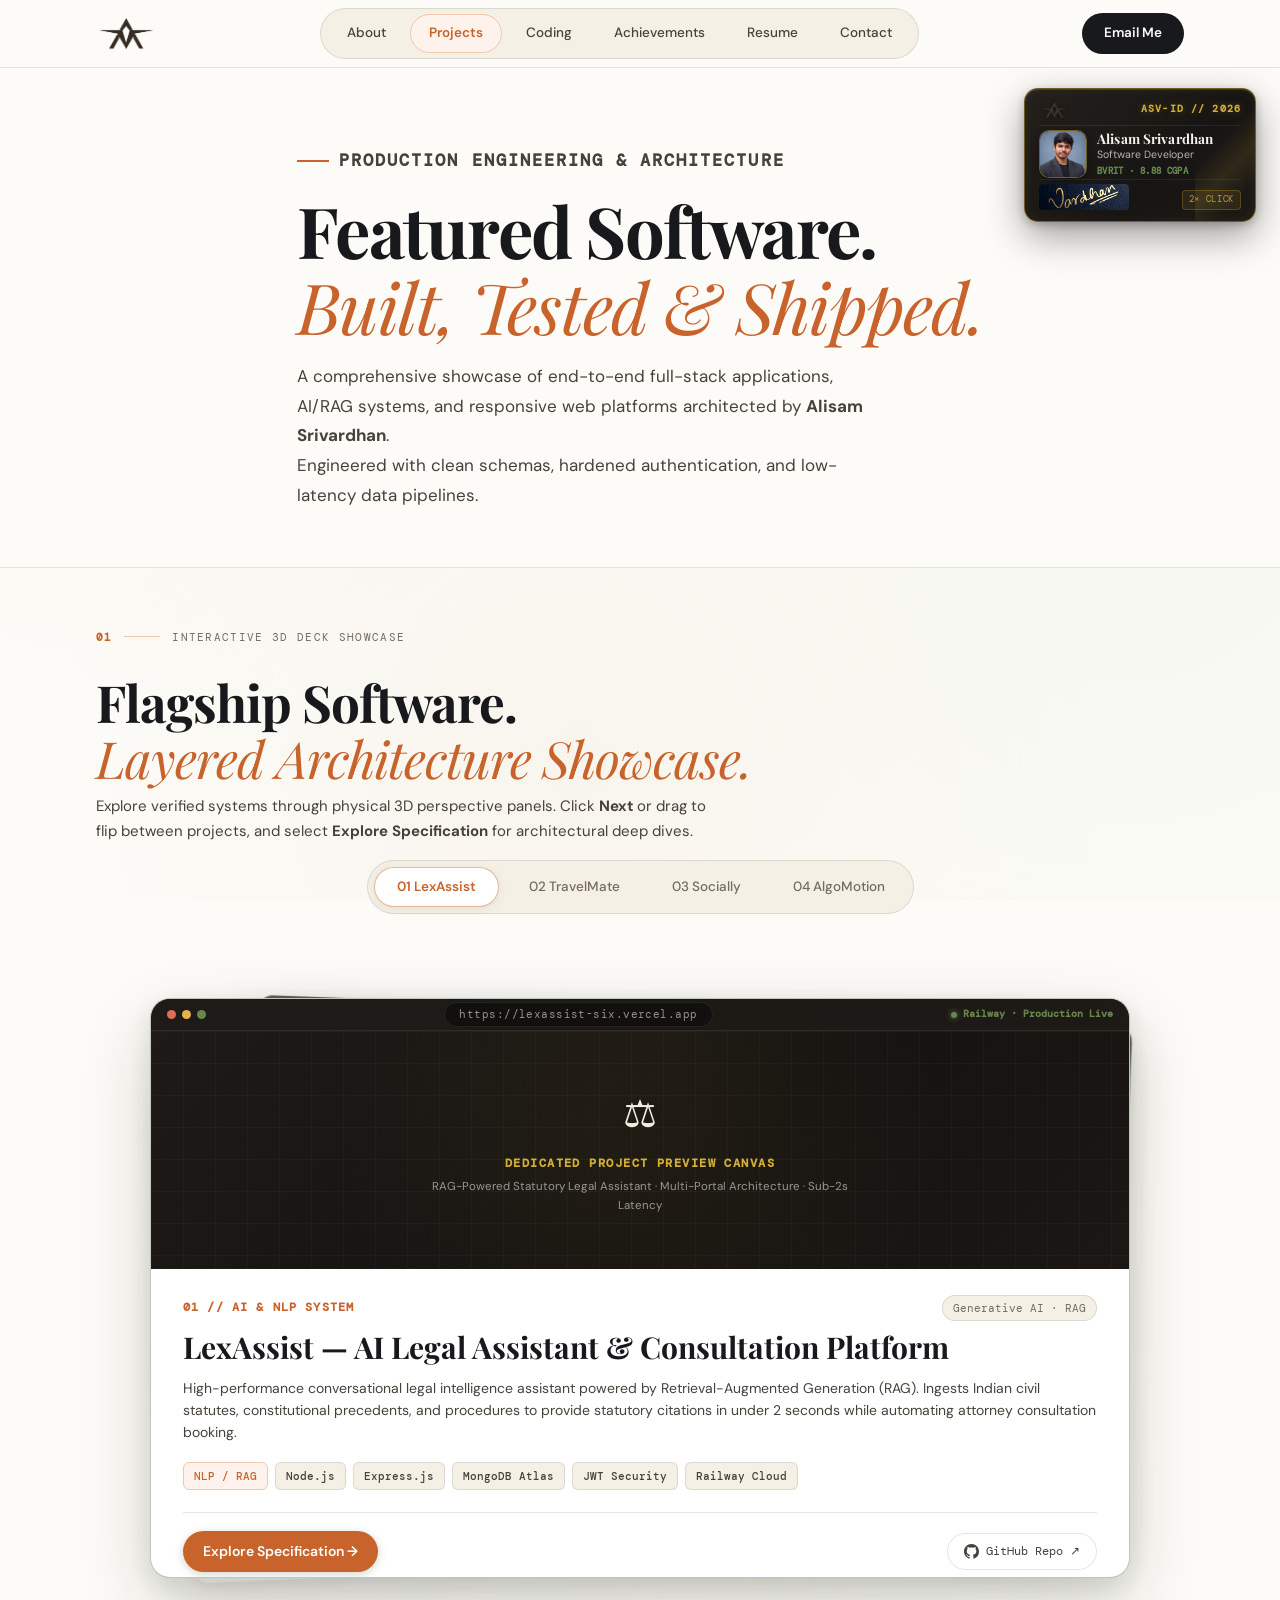
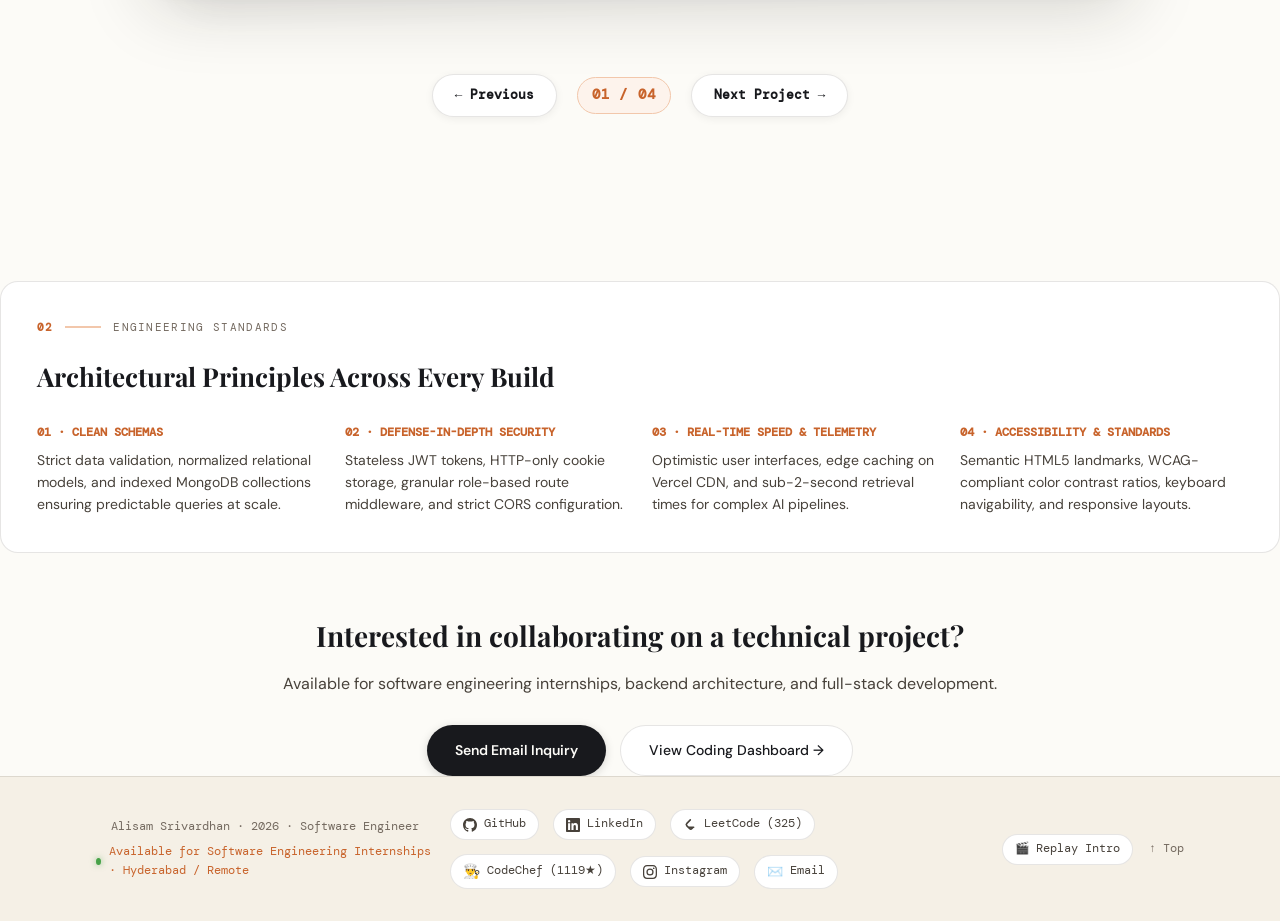
<file: projects.html>
<!DOCTYPE html>
<html lang="en">
<head>
  <meta charset="UTF-8">
  <meta name="viewport" content="width=device-width, initial-scale=1.0">
  <title>Projects · Alisam Srivardhan — Full-Stack Developer &amp; Systems Engineer</title>
  <meta name="description" content="Featured software engineering projects, AI/RAG legal systems, and scalable full-stack applications architected and deployed by Alisam Srivardhan.">
  <link rel="icon" type="image/png" href="asv-logo.png">

  <!-- Typography -->
  <link rel="preconnect" href="https://fonts.googleapis.com">
  <link rel="preconnect" href="https://fonts.gstatic.com" crossorigin>
  <link href="https://fonts.googleapis.com/css2?family=DM+Mono:ital,wght@0,400;0,500;1,400&family=DM+Sans:ital,opsz,wght@0,9..40,300..700;1,9..40,300..700&family=Playfair+Display:ital,wght@0,600;0,700;1,600&display=swap" rel="stylesheet">

  <link rel="stylesheet" href="style.css">
</head>
<body>

<!-- SCROLL PROGRESS -->
<div class="scroll-prog" id="scrollProg" aria-hidden="true"></div>

<!-- NAVIGATION -->
<nav id="nav">
  <div class="nav-inner">
    <a href="index.html" class="nav-brand" aria-label="Alisam Srivardhan Home">
      <img src="asv-logo.png" alt="ASV Logo" class="brand-logo" width="48" height="36" />
    </a>

    <div class="nav-links" aria-label="Main navigation">
      <a href="about.html">About</a>
      <a href="projects.html" class="active">Projects</a>
      <a href="coding.html">Coding</a>
      <a href="certifications.html">Achievements</a>
      <a href="resume.html">Resume</a>
      <a href="contact.html">Contact</a>
    </div>

    <a href="mailto:alisamsrivardhan72@gmail.com?subject=Opportunity%20Inquiry" class="nav-cta" id="navEmailBtn">
      Email Me
    </a>

    <button class="burger" id="burger" aria-label="Toggle navigation menu" aria-expanded="false">
      <span></span><span></span>
    </button>
  </div>
</nav>

<!-- MOBILE NAVIGATION -->
<div class="mob-nav" id="mobNav" aria-hidden="true">
  <a href="about.html">About</a>
  <a href="projects.html" class="active">Projects</a>
  <a href="coding.html">Coding</a>
  <a href="certifications.html">Achievements</a>
  <a href="resume.html">Resume</a>
  <a href="contact.html">Contact</a>
  <a href="mailto:alisamsrivardhan72@gmail.com?subject=Opportunity%20Inquiry" class="mob-nav-cta">
    Email Me &rarr;
  </a>
  <p class="mob-nav-email">alisamsrivardhan72@gmail.com</p>
</div>

<!-- PAGE HEADER -->
<header class="page-hero">
  <div class="wrap page-hero-inner">
    <p class="page-hero-tag rv">Production Engineering &amp; Architecture</p>
    <h1 class="rv d1">Featured Software.<br><em>Built, Tested &amp; Shipped.</em></h1>
    <p class="rv d2">
      A comprehensive showcase of end-to-end full-stack applications, AI/RAG systems, and responsive web platforms architected by <strong>Alisam Srivardhan</strong>.<br>
      Engineered with clean schemas, hardened authentication, and low-latency data pipelines.
    </p>
  </div>
</header>

<!-- MAIN PROJECTS SECTION: 3D LAYERED DECK SHOWCASE -->
<section class="sec deck-showcase-section" id="deck">
  <div class="wrap">
    <div class="sec-label rv">
      <span class="sl-n">01</span><span class="sl-bar"></span><span class="sl-t">Interactive 3D Deck Showcase</span>
    </div>
    
    <div style="display: flex; justify-content: space-between; align-items: flex-end; flex-wrap: wrap; gap: 16px; margin-bottom: 36px;">
      <div>
        <h2 class="sec-h rv" style="font-size: clamp(32px, 4vw, 52px); margin-bottom: 8px;">
          Flagship Software.<br><em>Layered Architecture Showcase.</em>
        </h2>
        <p style="font-size: 15px; color: var(--ink2); max-width: 620px;">
          Explore verified systems through physical 3D perspective panels. Click <strong>Next</strong> or drag to flip between projects, and select <strong>Explore Specification</strong> for architectural deep dives.
        </p>
      </div>

      <!-- Quick Category Jump -->
      <div class="project-filter-bar rv" role="tablist" aria-label="Jump to project category">
        <button class="project-filter-btn active" data-deck-jump="0" role="tab" aria-selected="true">01 LexAssist</button>
        <button class="project-filter-btn" data-deck-jump="1" role="tab" aria-selected="false">02 TravelMate</button>
        <button class="project-filter-btn" data-deck-jump="2" role="tab" aria-selected="false">03 Socially</button>
        <button class="project-filter-btn" data-deck-jump="3" role="tab" aria-selected="false">04 AlgoMotion</button>
      </div>
    </div>

    <!-- 3D Perspective Stage -->
    <div class="deck-stage" id="deckStage" aria-roledescription="carousel" aria-label="Projects 3D Deck">
      <div class="deck-stack" id="deckStack">

        <!-- PANEL 01: LexAssist -->
        <article class="deck-panel is-active" data-index="0" data-id="lexassist" aria-label="Project 1 of 4: LexAssist">
          <div class="deck-preview-frame">
            <div class="deck-preview-chrome">
              <div class="deck-chrome-dots">
                <span></span><span></span><span></span>
              </div>
              <span class="deck-chrome-url">https://lexassist-six.vercel.app</span>
              <span class="deck-chrome-status">Railway · Production Live</span>
            </div>
            <div class="deck-preview-content">
              <div class="deck-preview-icon">⚖️</div>
              <div class="deck-preview-placeholder-text">Dedicated Project Preview Canvas</div>
              <p class="deck-preview-subtext">RAG-Powered Statutory Legal Assistant · Multi-Portal Architecture · Sub-2s Latency</p>
            </div>
          </div>

          <div class="deck-body">
            <div>
              <div class="deck-meta-top">
                <span class="deck-index-badge">01 // AI &amp; NLP SYSTEM</span>
                <span class="deck-category-badge">Generative AI · RAG</span>
              </div>
              <h3 class="deck-title">LexAssist — AI Legal Assistant &amp; Consultation Platform</h3>
              <p class="deck-desc">
                High-performance conversational legal intelligence assistant powered by Retrieval-Augmented Generation (RAG). Ingests Indian civil statutes, constitutional precedents, and procedures to provide statutory citations in under 2 seconds while automating attorney consultation booking.
              </p>
              <div class="deck-tag-row">
                <span class="deck-tag hi">NLP / RAG</span>
                <span class="deck-tag">Node.js</span>
                <span class="deck-tag">Express.js</span>
                <span class="deck-tag">MongoDB Atlas</span>
                <span class="deck-tag">JWT Security</span>
                <span class="deck-tag">Railway Cloud</span>
              </div>
            </div>

            <div class="deck-actions-row">
              <a href="project-lexassist.html" class="deck-detail-link">
                Explore Specification &rarr;
              </a>
              <a href="https://github.com/Vardhan-1806/LexAssist" target="_blank" rel="noopener" class="deck-repo-link" title="Open GitHub Repository">
                <svg width="15" height="15" viewBox="0 0 24 24" fill="currentColor"><path d="M12 0C5.37 0 0 5.37 0 12c0 5.31 3.435 9.795 8.205 11.385.6.105.825-.255.825-.57 0-.285-.015-1.23-.015-2.235-3.015.555-3.795-.735-4.035-1.41-.135-.345-.72-1.41-1.23-1.695-.42-.225-1.02-.78-.015-.795.945-.015 1.62.87 1.845 1.23 1.08 1.815 2.805 1.305 3.495.99.105-.78.42-1.305.765-1.605-2.67-.3-5.46-1.335-5.46-5.925 0-1.305.465-2.385 1.23-3.225-.12-.3-.54-1.53.12-3.18 0 0 1.005-.315 3.3 1.23.96-.27 1.98-.405 3-.405s2.04.135 3 .405c2.295-1.56 3.3-1.23 3.3-1.23.66 1.65.24 2.88.12 3.18.765.84 1.23 1.905 1.23 3.225 0 4.605-2.805 5.625-5.475 5.925.435.375.81 1.095.81 2.22 0 1.605-.015 2.895-.015 3.3 0 .315.225.69.825.57A12.02 12.02 0 0024 12c0-6.63-5.37-12-12-12z"/></svg>
                GitHub Repo &nearr;
              </a>
            </div>
          </div>
        </article>

        <!-- PANEL 02: TravelMate -->
        <article class="deck-panel is-next" data-index="1" data-id="travelmate" aria-label="Project 2 of 4: TravelMate">
          <div class="deck-preview-frame">
            <div class="deck-preview-chrome">
              <div class="deck-chrome-dots">
                <span></span><span></span><span></span>
              </div>
              <span class="deck-chrome-url">https://travelmate-bfqv.onrender.com</span>
              <span class="deck-chrome-status">Render · Backend Live</span>
            </div>
            <div class="deck-preview-content">
              <div class="deck-preview-icon">✈️</div>
              <div class="deck-preview-placeholder-text">Dedicated Project Preview Canvas</div>
              <p class="deck-preview-subtext">AI Social Travel Engine · Socket.IO Real-Time Chat · Minimal Debt Settlement</p>
            </div>
          </div>

          <div class="deck-body">
            <div>
              <div class="deck-meta-top">
                <span class="deck-index-badge">02 // SOCIAL TRAVEL PLATFORM</span>
                <span class="deck-category-badge">Real-Time · Full-Stack</span>
              </div>
              <h3 class="deck-title">TravelMate — Collaborative Social Travel Platform</h3>
              <p class="deck-desc">
                An AI-powered social travel application unifying compatibility-based traveler matching, group formation, room-based Socket.IO WebSocket chat, and an automated minimal-transaction expense settlement algorithm.
              </p>
              <div class="deck-tag-row">
                <span class="deck-tag hi">React + Vite</span>
                <span class="deck-tag">Node.js</span>
                <span class="deck-tag">Socket.IO</span>
                <span class="deck-tag">MongoDB Atlas</span>
                <span class="deck-tag">Gemini AI</span>
                <span class="deck-tag">Render Cloud</span>
              </div>
            </div>

            <div class="deck-actions-row">
              <a href="project-travelmate.html" class="deck-detail-link">
                Explore Specification &rarr;
              </a>
              <a href="https://github.com/Vardhan-1806/TravelMate" target="_blank" rel="noopener" class="deck-repo-link" title="Open GitHub Repository">
                <svg width="15" height="15" viewBox="0 0 24 24" fill="currentColor"><path d="M12 0C5.37 0 0 5.37 0 12c0 5.31 3.435 9.795 8.205 11.385.6.105.825-.255.825-.57 0-.285-.015-1.23-.015-2.235-3.015.555-3.795-.735-4.035-1.41-.135-.345-.72-1.41-1.23-1.695-.42-.225-1.02-.78-.015-.795.945-.015 1.62.87 1.845 1.23 1.08 1.815 2.805 1.305 3.495.99.105-.78.42-1.305.765-1.605-2.67-.3-5.46-1.335-5.46-5.925 0-1.305.465-2.385 1.23-3.225-.12-.3-.54-1.53.12-3.18 0 0 1.005-.315 3.3 1.23.96-.27 1.98-.405 3-.405s2.04.135 3 .405c2.295-1.56 3.3-1.23 3.3-1.23.66 1.65.24 2.88.12 3.18.765.84 1.23 1.905 1.23 3.225 0 4.605-2.805 5.625-5.475 5.925.435.375.81 1.095.81 2.22 0 1.605-.015 2.895-.015 3.3 0 .315.225.69.825.57A12.02 12.02 0 0024 12c0-6.63-5.37-12-12-12z"/></svg>
                GitHub Repo &nearr;
              </a>
            </div>
          </div>
        </article>

        <!-- PANEL 03: Socially -->
        <article class="deck-panel is-hidden" data-index="2" data-id="socially" aria-label="Project 3 of 4: Socially">
          <div class="deck-preview-frame">
            <div class="deck-preview-chrome">
              <div class="deck-chrome-dots">
                <span></span><span></span><span></span>
              </div>
              <span class="deck-chrome-url">https://socially-omega-seven.vercel.app</span>
              <span class="deck-chrome-status">Vercel · Live Deployed</span>
            </div>
            <div class="deck-preview-content">
              <div class="deck-preview-icon">🌐</div>
              <div class="deck-preview-placeholder-text">Dedicated Project Preview Canvas</div>
              <p class="deck-preview-subtext">MERN Social Platform · Cloudinary CDN · Optimistic UI Updates</p>
            </div>
          </div>

          <div class="deck-body">
            <div>
              <div class="deck-meta-top">
                <span class="deck-index-badge">03 // FULL-STACK MERN</span>
                <span class="deck-category-badge">Social Architecture</span>
              </div>
              <h3 class="deck-title">Socially — Full-Stack Scalable Social Network</h3>
              <p class="deck-desc">
                Production-grade social media platform engineered with React.js, Express.js, and MongoDB Atlas. Features rich media publishing with Cloudinary transformations, nested discussion threads, optimistic UI updates, and HTTP-only dual-token auth.
              </p>
              <div class="deck-tag-row">
                <span class="deck-tag hi">React.js</span>
                <span class="deck-tag">Node.js</span>
                <span class="deck-tag">Express.js</span>
                <span class="deck-tag">MongoDB Atlas</span>
                <span class="deck-tag">Cloudinary</span>
                <span class="deck-tag">Vercel</span>
              </div>
            </div>

            <div class="deck-actions-row">
              <a href="project-socially.html" class="deck-detail-link">
                Explore Specification &rarr;
              </a>
              <a href="https://github.com/Vardhan-1806/Socially" target="_blank" rel="noopener" class="deck-repo-link" title="Open GitHub Repository">
                <svg width="15" height="15" viewBox="0 0 24 24" fill="currentColor"><path d="M12 0C5.37 0 0 5.37 0 12c0 5.31 3.435 9.795 8.205 11.385.6.105.825-.255.825-.57 0-.285-.015-1.23-.015-2.235-3.015.555-3.795-.735-4.035-1.41-.135-.345-.72-1.41-1.23-1.695-.42-.225-1.02-.78-.015-.795.945-.015 1.62.87 1.845 1.23 1.08 1.815 2.805 1.305 3.495.99.105-.78.42-1.305.765-1.605-2.67-.3-5.46-1.335-5.46-5.925 0-1.305.465-2.385 1.23-3.225-.12-.3-.54-1.53.12-3.18 0 0 1.005-.315 3.3 1.23.96-.27 1.98-.405 3-.405s2.04.135 3 .405c2.295-1.56 3.3-1.23 3.3-1.23.66 1.65.24 2.88.12 3.18.765.84 1.23 1.905 1.23 3.225 0 4.605-2.805 5.625-5.475 5.925.435.375.81 1.095.81 2.22 0 1.605-.015 2.895-.015 3.3 0 .315.225.69.825.57A12.02 12.02 0 0024 12c0-6.63-5.37-12-12-12z"/></svg>
                GitHub Repo &nearr;
              </a>
            </div>
          </div>
        </article>

        <!-- PANEL 04: AlgoMotion -->
        <article class="deck-panel is-prev" data-index="3" data-id="algomotion" aria-label="Project 4 of 4: AlgoMotion">
          <div class="deck-preview-frame">
            <div class="deck-preview-chrome">
              <div class="deck-chrome-dots">
                <span></span><span></span><span></span>
              </div>
              <span class="deck-chrome-url">github.com/Vardhan-1806/Tree_Traversal</span>
              <span class="deck-chrome-status">Open Source Engine</span>
            </div>
            <div class="deck-preview-content">
              <div class="deck-preview-icon">🌳</div>
              <div class="deck-preview-placeholder-text">Dedicated Project Preview Canvas</div>
              <p class="deck-preview-subtext">Interactive Binary Tree Visualizer · DFS &amp; BFS Playback · 60 FPS Native DOM</p>
            </div>
          </div>

          <div class="deck-body">
            <div>
              <div class="deck-meta-top">
                <span class="deck-index-badge">04 // ALGORITHM VISUALIZATION</span>
                <span class="deck-category-badge">Vanilla JS · Data Structures</span>
              </div>
              <h3 class="deck-title">AlgoMotion — Algorithm &amp; Data Structure Engine</h3>
              <p class="deck-desc">
                An interactive algorithmic execution visualizer engineered in vanilla ES6+ JavaScript. Features real-time node highlighting for binary tree traversals (Inorder, Preorder, Postorder, BFS), step-by-step state playback, and call stack introspection.
              </p>
              <div class="deck-tag-row">
                <span class="deck-tag hi">JavaScript (ES6+)</span>
                <span class="deck-tag">DOM Manipulation</span>
                <span class="deck-tag">Binary Trees</span>
                <span class="deck-tag">Graph Algorithms</span>
                <span class="deck-tag">State Machine</span>
              </div>
            </div>

            <div class="deck-actions-row">
              <a href="project-algomotion.html" class="deck-detail-link">
                Explore Specification &rarr;
              </a>
              <a href="https://github.com/Vardhan-1806/Tree_Traversal" target="_blank" rel="noopener" class="deck-repo-link" title="Open GitHub Repository">
                <svg width="15" height="15" viewBox="0 0 24 24" fill="currentColor"><path d="M12 0C5.37 0 0 5.37 0 12c0 5.31 3.435 9.795 8.205 11.385.6.105.825-.255.825-.57 0-.285-.015-1.23-.015-2.235-3.015.555-3.795-.735-4.035-1.41-.135-.345-.72-1.41-1.23-1.695-.42-.225-1.02-.78-.015-.795.945-.015 1.62.87 1.845 1.23 1.08 1.815 2.805 1.305 3.495.99.105-.78.42-1.305.765-1.605-2.67-.3-5.46-1.335-5.46-5.925 0-1.305.465-2.385 1.23-3.225-.12-.3-.54-1.53.12-3.18 0 0 1.005-.315 3.3 1.23.96-.27 1.98-.405 3-.405s2.04.135 3 .405c2.295-1.56 3.3-1.23 3.3-1.23.66 1.65.24 2.88.12 3.18.765.84 1.23 1.905 1.23 3.225 0 4.605-2.805 5.625-5.475 5.925.435.375.81 1.095.81 2.22 0 1.605-.015 2.895-.015 3.3 0 .315.225.69.825.57A12.02 12.02 0 0024 12c0-6.63-5.37-12-12-12z"/></svg>
                GitHub Repo &nearr;
              </a>
            </div>
          </div>
        </article>

      </div>
    </div>

    <!-- 3D Deck Navigation Controls -->
    <div class="deck-controls rv">
      <button class="deck-nav-btn" id="deckPrevBtn" aria-label="Previous project panel">
        &larr; Previous
      </button>

      <span class="deck-counter-badge" id="deckCounter">01 / 04</span>

      <button class="deck-nav-btn" id="deckNextBtn" aria-label="Next project panel">
        Next Project &rarr;
      </button>
    </div>

  </div>
</section>

<!-- ENGINEERING METHODOLOGY STRIP -->
    <div style="margin-top: 64px; background: var(--card); border: 1px solid var(--border); border-radius: 18px; padding: 36px;" class="rv">
      <div class="sec-label" style="margin-bottom: 20px;">
        <span class="sl-n">02</span><span class="sl-bar"></span><span class="sl-t">Engineering Standards</span>
      </div>
      <h3 style="font-family: var(--serif); font-size: 26px; font-weight: 700; color: var(--ink); margin-bottom: 16px;">
        Architectural Principles Across Every Build
      </h3>
      <div style="display: grid; grid-template-columns: repeat(auto-fit, minmax(240px, 1fr)); gap: 24px; margin-top: 24px;">
        <div>
          <div style="font-family: var(--mono); font-size: 12px; color: var(--olive); font-weight: 600; text-transform: uppercase; margin-bottom: 6px;">
            01 · Clean Schemas
          </div>
          <p style="font-size: 14px; color: var(--ink2); line-height: 1.6;">
            Strict data validation, normalized relational models, and indexed MongoDB collections ensuring predictable queries at scale.
          </p>
        </div>
        <div>
          <div style="font-family: var(--mono); font-size: 12px; color: var(--olive); font-weight: 600; text-transform: uppercase; margin-bottom: 6px;">
            02 · Defense-In-Depth Security
          </div>
          <p style="font-size: 14px; line-height: 1.6; color: var(--ink2);">
            Stateless JWT tokens, HTTP-only cookie storage, granular role-based route middleware, and strict CORS configuration.
          </p>
        </div>
        <div>
          <div style="font-family: var(--mono); font-size: 12px; color: var(--olive); font-weight: 600; text-transform: uppercase; margin-bottom: 6px;">
            03 · Real-Time Speed &amp; Telemetry
          </div>
          <p style="font-size: 14px; line-height: 1.6; color: var(--ink2);">
            Optimistic user interfaces, edge caching on Vercel CDN, and sub-2-second retrieval times for complex AI pipelines.
          </p>
        </div>
        <div>
          <div style="font-family: var(--mono); font-size: 12px; color: var(--olive); font-weight: 600; text-transform: uppercase; margin-bottom: 6px;">
            04 · Accessibility &amp; Standards
          </div>
          <p style="font-size: 14px; line-height: 1.6; color: var(--ink2);">
            Semantic HTML5 landmarks, WCAG-compliant color contrast ratios, keyboard navigability, and responsive layouts.
          </p>
        </div>
      </div>
    </div>

    <!-- CTA SECTION -->
    <div style="margin-top: 60px; text-align: center;" class="rv">
      <h3 style="font-family: var(--serif); font-size: 28px; font-weight: 700; color: var(--ink); margin-bottom: 12px;">
        Interested in collaborating on a technical project?
      </h3>
      <p style="font-size: 16px; color: var(--ink2); margin-bottom: 28px;">
        Available for software engineering internships, backend architecture, and full-stack development.
      </p>
      <div style="display: flex; gap: 14px; justify-content: center; flex-wrap: wrap;">
        <a href="mailto:alisamsrivardhan72@gmail.com?subject=Project%20Collaboration" class="btn-primary">
          Send Email Inquiry
        </a>
        <a href="coding.html" class="btn-outline">
          View Coding Dashboard &rarr;
        </a>
      </div>
    </div>

  </div>
</section>

<!-- UNIVERSAL PERSISTENT FOOTER -->
<footer>
  <div class="foot-inner">
    <div style="display: flex; flex-direction: column; gap: 6px;">
      <div class="foot-copy">
        Alisam Srivardhan &middot; <span class="current-year"></span> &middot; Software Engineer
      </div>
      <div style="display: flex; align-items: center; gap: 8px; font-family: var(--mono); font-size: 11.5px; color: var(--olive);">
        <span style="display: inline-block; width: 7px; height: 7px; border-radius: 50%; background: #47A248; box-shadow: 0 0 6px rgba(71,162,72,0.6);"></span>
        <span>Available for Software Engineering Internships &middot; Hyderabad / Remote</span>
      </div>
    </div>

    <!-- Persistent Verified Social & Coding Profiles -->
    <div class="persistent-foot-socials" aria-label="Professional and Coding Profiles">
      <a href="https://github.com/Vardhan-1806" target="_blank" rel="noopener" class="pfoot-link" title="GitHub Profile">
        <svg viewBox="0 0 24 24"><path d="M12 0C5.37 0 0 5.37 0 12c0 5.31 3.435 9.795 8.205 11.385.6.105.825-.255.825-.57 0-.285-.015-1.23-.015-2.235-3.015.555-3.795-.735-4.035-1.41-.135-.345-.72-1.41-1.23-1.695-.42-.225-1.02-.78-.015-.795.945-.015 1.62.87 1.845 1.23 1.08 1.815 2.805 1.305 3.495.99.105-.78.42-1.305.765-1.605-2.67-.3-5.46-1.335-5.46-5.925 0-1.305.465-2.385 1.23-3.225-.12-.3-.54-1.53.12-3.18 0 0 1.005-.315 3.3 1.23.96-.27 1.98-.405 3-.405s2.04.135 3 .405c2.295-1.56 3.3-1.23 3.3-1.23.66 1.65.24 2.88.12 3.18.765.84 1.23 1.905 1.23 3.225 0 4.605-2.805 5.625-5.475 5.925.435.375.81 1.095.81 2.22 0 1.605-.015 2.895-.015 3.3 0 .315.225.69.825.57A12.02 12.02 0 0024 12c0-6.63-5.37-12-12-12z"/></svg>
        GitHub
      </a>
      <a href="https://linkedin.com/in/alisam-srivardhan-291124332" target="_blank" rel="noopener" class="pfoot-link" title="LinkedIn Profile">
        <svg viewBox="0 0 24 24"><path d="M20.447 20.452h-3.554v-5.569c0-1.328-.027-3.037-1.852-3.037-1.853 0-2.136 1.445-2.136 2.939v5.667H9.351V9h3.414v1.561h.046c.477-.9 1.637-1.85 3.37-1.85 3.601 0 4.267 2.37 4.267 5.455v6.286zM5.337 7.433a2.062 2.062 0 0 1-2.063-2.065 2.064 2.064 0 1 1 2.063 2.065zm1.782 13.019H3.555V9h3.564v11.452zM22.225 0H1.771C.792 0 0 .774 0 1.729v20.542C0 23.227.792 24 1.771 24h20.451C23.2 24 24 23.227 24 22.271V1.729C24 .774 23.2 0 22.222 0h.003z"/></svg>
        LinkedIn
      </a>
      <a href="https://leetcode.com/u/Vardhann13/" target="_blank" rel="noopener" class="pfoot-link" title="LeetCode Profile">
        <svg viewBox="0 0 24 24"><path d="M13.48 2.34a1.37 1.37 0 0 0-1.94 0L5.7 8.18a4.42 4.42 0 0 0 0 6.24l4.44 4.44a4.42 4.42 0 0 0 6.24 0l2.02-2.02a1.37 1.37 0 1 0-1.94-1.94l-2.02 2.02a1.68 1.68 0 0 1-2.37 0l-4.44-4.44a1.68 1.68 0 0 1 0-2.37l5.84-5.84a1.37 1.37 0 0 0 0-1.93ZM9.36 14.5a1.37 1.37 0 0 0 0 2.74h8.9a1.37 1.37 0 0 0 0-2.74h-8.9Z"/></svg>
        LeetCode (325)
      </a>
      <a href="https://www.codechef.com/users/vardhann18" target="_blank" rel="noopener" class="pfoot-link" title="CodeChef Profile">
        <span style="font-size: 14px;">👨‍🍳</span>
        CodeChef (1119★)
      </a>
      <a href="https://instagram.com/vardhan_114_" target="_blank" rel="noopener" class="pfoot-link" title="Instagram Profile">
        <svg viewBox="0 0 24 24"><path d="M12 2.163c3.204 0 3.584.012 4.85.07 3.252.148 4.771 1.691 4.919 4.919.058 1.265.069 1.645.069 4.849 0 3.205-.012 3.584-.069 4.849-.149 3.225-1.664 4.771-4.919 4.919-1.266.058-1.644.07-4.85.07-3.204 0-3.584-.012-4.849-.07-3.26-.149-4.771-1.699-4.919-4.92-.058-1.265-.07-1.644-.07-4.849 0-3.204.013-3.583.07-4.849.149-3.227 1.664-4.771 4.919-4.919 1.266-.057 1.645-.069 4.849-.069zm0-2.163c-3.259 0-3.667.014-4.947.072-4.358.2-6.78 2.618-6.98 6.98-.059 1.281-.073 1.689-.073 4.948 0 3.259.014 3.668.072 4.948.2 4.358 2.618 6.78 6.98 6.98 1.281.058 1.689.072 4.948.072 3.259 0 3.668-.014 4.948-.072 4.354-.2 6.782-2.618 6.979-6.98.059-1.28.073-1.689.073-4.948 0-3.259-.014-3.667-.072-4.947-.196-4.354-2.617-6.78-6.979-6.98-1.281-.059-1.69-.073-4.949-.073zm0 5.838a6.162 6.162 0 1 0 0 12.324 6.162 6.162 0 0 0 0-12.324zM12 16a4 4 0 1 1 0-8 4 4 0 0 1 0 8zm6.406-11.845a1.44 1.44 0 1 0 0 2.881 1.44 1.44 0 0 0 0-2.881z"/></svg>
        Instagram
      </a>
      <a href="mailto:alisamsrivardhan72@gmail.com" class="pfoot-link" title="Direct Email">
        <span style="font-size: 13px;">✉️</span>
        Email
      </a>
    </div>

    <div class="foot-actions">
      <button onclick="window.replayAsvIntro()" class="foot-replay-btn" title="Replay Cinematic Intro">🎬 Replay Intro</button>
      <a href="#" class="foot-top">&uarr; Top</a>
    </div>
  </div>
</footer>

<script src="shared.js"></script>
<script src="deck-controller.js"></script>
</body>
</html>
</file>
<file: style.css>
/* ============================================================
   ASV PORTFOLIO — WARM BEIGE, IVORY & MUTED OLIVE DESIGN SYSTEM
   Brand: Alisam Srivardhan
   Palette: Warm Ivory · Subtle Beige · Coffee Graphite · Muted Olive
   Accessibility: WCAG AAA/AA Contrast Compliant
   ============================================================ */

/* ---- TOKENS & DUAL-THEME ENGINE ---- */
:root {
  /* Warm Ivory / Fine Paper Light Mode */
  --bg:           #fcfbf7; /* Warm ivory fine-paper canvas */
  --bg2:          #f5f0e6; /* Subtle warm beige container */
  --bg3:          #ece5d8; /* Accent paper layer / input bg */
  --bg4:          #e1d8c8; /* Inset tracks & dividers */
  --card:         #ffffff; /* Clean white card surface */
  --card-hover:   #faf8f3; /* Card hover subtle warm tone */
  
  --ink:          #18191d; /* Deep espresso graphite primary text */
  --ink2:         #47413a; /* Soft coffee charcoal secondary text */
  --ink3:         #746a60; /* Muted pencil graphite annotation text */
  
  --pencil:       #362c24; /* Graphite lead stroke */
  --pencil-light: #5a4b3d; /* Soft pencil shading */
  --border:       rgba(54, 44, 36, 0.12);  /* Delicate paper rule */
  --border-h:     rgba(200, 99, 43, 0.45); /* Sharpened copper border */
  
  --olive:        #c8632b; /* Signature terracotta / copper accent */
  --olive-d:      #a84e1b; /* Darker copper for hover */
  --olive-wash:   #fdf3ec; /* Soft restrained terracotta tint */
  --olive-border: #f2c7ab; /* Copper outline */
  
  --bronze:       #8a5238; /* Warm bronze accent */
  --bronze-wash:  #f8f2eb;
  --bronze-border:#d9c5b2;
  --terracotta:   #c8632b;
  
  --nav-bg:       rgba(252, 251, 247, 0.88);
  --nav-bg-scrolled: rgba(252, 251, 247, 0.96);
  --shadow-card:  0 4px 20px rgba(54, 44, 36, 0.05);
  --shadow-hover: 0 12px 28px -4px rgba(54, 44, 36, 0.09), inset 0 1px 0 rgba(255, 255, 255, 0.9);
  
  /* Heatmap light palette */
  --hm-cell-0:    #ece5d8;
  --hm-cell-border: rgba(60, 48, 38, 0.06);
  --hm-cell-1:    #d7e4c7;
  --hm-cell-2:    #a8c48a;
  --hm-cell-3:    #719b4e;
  --hm-cell-4:    #465c33;
  
  --serif:        'Playfair Display', Georgia, 'Times New Roman', serif;
  --sans:         'DM Sans', system-ui, -apple-system, BlinkMacSystemFont, sans-serif;
  --mono:         'DM Mono', 'SF Mono', Consolas, monospace;
  --nav-h:        68px;
  --ease:         cubic-bezier(0.16, 1, 0.3, 1);
  --ease2:        cubic-bezier(0.4, 0, 0.2, 1);
}

/* Clean Stealth Obsidian & Pure Monochrome Dark Theme */
[data-theme="dark"] {
  --bg:           #090a0d; /* True matte obsidian black canvas */
  --bg2:          #111216; /* Clean deep neutral container */
  --bg3:          #17181f; /* Elevated neutral surface / inputs */
  --bg4:          #21222a; /* Inset divider tracks */
  --card:         #121318; /* Clean flat card surface */
  --card-hover:   #191a21; /* Subtle clean cover tone on hover */
  
  --ink:          #f2f3f5; /* Pure crisp pearl white headings and primary text */
  --ink2:         #9da0aa; /* Calm neutral titanium silver text */
  --ink3:         #626672; /* Muted slate annotations */
  
  --pencil:       #8a8e9b; /* Clean neutral stroke */
  --pencil-light: #444752; /* Subtle divider rule */
  --border:       rgba(255, 255, 255, 0.08); /* Crisp whisper-thin border */
  --border-h:     rgba(255, 255, 255, 0.26); /* Clean neutral white/silver hover border */
  
  --olive:        #e2e4ea; /* Crisp silver-white accent — ZERO vibrant colors */
  --olive-d:      #ffffff; /* Pure white highlight */
  --olive-wash:   rgba(255, 255, 255, 0.06); /* Simple subtle cover wash */
  --olive-border: rgba(255, 255, 255, 0.16); /* Clean subtle border */
  
  --bronze:       #a8acb8; /* Muted silver */
  --bronze-wash:  rgba(255, 255, 255, 0.05);
  --bronze-border:rgba(255, 255, 255, 0.14);
  --terracotta:   #d2d5de;
  
  --nav-bg:       rgba(9, 10, 13, 0.90);
  --nav-bg-scrolled: rgba(9, 10, 13, 0.98);
  --shadow-card:  none;
  --shadow-hover: none;

  /* Heatmap dark palette - crisp minimal monochrome */
  --hm-cell-0:    rgba(255, 255, 255, 0.04);
  --hm-cell-border: rgba(255, 255, 255, 0.02);
  --hm-cell-1:    rgba(255, 255, 255, 0.15);
  --hm-cell-2:    rgba(255, 255, 255, 0.35);
  --hm-cell-3:    rgba(255, 255, 255, 0.65);
  --hm-cell-4:    #ffffff;
}

/* Background Gradients - Calm, Deep, Zero Neon */
[data-theme="dark"] body {
  background-image: none;
  background-color: var(--bg);
}

[data-theme="dark"] .brand-logo,
[data-theme="dark"] .asv-hero-logo {
  filter: brightness(0) invert(1) opacity(0.92);
}

[data-theme="dark"] .noise {
  opacity: 0.22;
}

/* ---- RESET ---- */
*, *::before, *::after { box-sizing: border-box; margin: 0; padding: 0; }
html { 
  scroll-behavior: smooth; 
  scroll-padding-top: var(--nav-h); 
  font-size: 16px; 
  background-color: var(--bg);
}
body {
  font-family: var(--sans);
  background-color: var(--bg);
  background-image: 
    radial-gradient(circle at 12% 18%, rgba(245, 238, 226, 0.65) 0%, transparent 40%),
    radial-gradient(circle at 88% 55%, rgba(238, 243, 232, 0.5) 0%, transparent 45%),
    radial-gradient(circle at 45% 85%, rgba(245, 240, 230, 0.55) 0%, transparent 50%);
  background-attachment: fixed;
  color: var(--ink);
  overflow-x: hidden;
  -webkit-font-smoothing: antialiased;
  -moz-osx-font-smoothing: grayscale;
  line-height: 1.65;
}
a { color: inherit; text-decoration: none; cursor: pointer; }
ul { list-style: none; }
img, svg { display: block; max-width: 100%; }
button { cursor: pointer; border: none; background: none; font: inherit; color: inherit; }
::selection { background: var(--olive-wash); color: var(--olive-d); }
:focus-visible { outline: 2px solid var(--olive); outline-offset: 3px; border-radius: 4px; }

/* ---- PAPER GRAIN TEXTURE ---- */
.noise {
  position: fixed; inset: 0; pointer-events: none; z-index: 1;
  background-image: url("data:image/svg+xml,%3Csvg viewBox='0 0 200 200' xmlns='http://www.w3.org/2000/svg'%3E%3Cfilter id='n'%3E%3CfeTurbulence type='fractalNoise' baseFrequency='0.8' numOctaves='3' stitchTiles='stitch'/%3E%3C/filter%3E%3Crect width='100%25' height='100%25' filter='url(%23n)' opacity='0.035'/%3E%3C/svg%3E");
  background-size: 160px;
  opacity: 0.7;
}

/* ---- SCROLL PROGRESS BAR ---- */
.scroll-prog {
  position: fixed; top: 0; left: 0; height: 3px;
  background: linear-gradient(90deg, var(--pencil), var(--olive));
  z-index: 900; width: 0; transition: width 0.08s linear;
  pointer-events: none;
}

/* ---- CONTAINERS ---- */
.wrap { max-width: 1160px; margin: 0 auto; padding: 0 36px; position: relative; z-index: 2; }
.wrap-sm { max-width: 840px; margin: 0 auto; padding: 0 36px; position: relative; z-index: 2; }

/* ===========================================================
   NAVIGATION BAR
   =========================================================== */
#nav {
  position: fixed; top: 0; left: 0; right: 0; z-index: 500;
  height: var(--nav-h);
  background: var(--nav-bg);
  backdrop-filter: blur(14px) saturate(1.2);
  border-bottom: 1px solid var(--border);
  transition: background 0.3s, border-color 0.3s, box-shadow 0.3s;
}
#nav.scrolled {
  background: var(--nav-bg-scrolled);
  border-bottom: 1px solid var(--border-h);
  box-shadow: 0 4px 20px rgba(0, 0, 0, 0.08);
}
.nav-inner {
  max-width: 1160px; margin: 0 auto; padding: 0 36px;
  height: 100%; display: flex; align-items: center; justify-content: space-between; gap: 16px;
}

/* ASV Integrated Brand (Matches User Design Specification) */
.nav-brand, .asv-brand {
  display: flex;
  flex-direction: column;
  align-items: flex-start;
  gap: 3px;
  color: var(--ink);
  flex-shrink: 0;
  text-decoration: none;
  transition: opacity 0.25s, transform 0.25s;
}
.nav-brand:hover, .asv-brand:hover {
  opacity: 0.92;
  transform: translateY(-1px);
}
.asv-emblem-wrap {
  display: flex;
  align-items: center;
  justify-content: flex-start;
}
.brand-logo, .asv-logo-img, .asv-monogram-svg {
  height: 36px;
  width: auto;
  max-width: 60px;
  object-fit: contain;
  display: block;
  transition: transform 0.35s var(--ease);
}
.nav-brand:hover .brand-logo,
.asv-brand:hover .asv-logo-img {
  transform: scale(1.06);
}
.brand-text, .asv-brand-text {
  display: flex;
  flex-direction: row;
  align-items: baseline;
  gap: 5px;
}
.brand-name, .asv-brand-name, .brand-title {
  font-family: var(--sans);
  font-size: 14px;
  font-weight: 500;
  color: var(--ink);
  letter-spacing: -0.01em;
  white-space: nowrap;
}
.brand-sub, .asv-brand-sub {
  font-family: var(--sans);
  font-size: 14px;
  font-weight: 400;
  color: var(--ink2);
  white-space: nowrap;
}

/* Nav links pill */
.nav-links {
  display: flex; align-items: center; gap: 6px;
  background: var(--bg2);
  border: 1px solid var(--border);
  border-radius: 50px; padding: 5px 8px;
}
.nav-links a {
  padding: 7px 18px; border-radius: 50px;
  font-size: 13.5px; font-weight: 500;
  color: var(--ink2);
  transition: color 0.25s, background 0.25s, transform 0.2s;
  white-space: nowrap;
}
.nav-links a:hover {
  color: var(--olive);
  background: var(--olive-wash);
}
.nav-links a.active {
  color: var(--olive);
  background: var(--olive-wash);
  font-weight: 600;
  border: 1px solid var(--olive-border);
}

/* Contact / Email Button */
.nav-cta {
  display: inline-flex; align-items: center; gap: 8px;
  padding: 9px 22px;
  background: var(--ink); color: var(--bg);
  font-size: 13.5px; font-weight: 600;
  border-radius: 50px; flex-shrink: 0;
  transition: opacity 0.2s ease, background-color 0.2s ease;
  text-decoration: none;
}
.nav-cta:hover {
  opacity: 0.88;
}

/* Mobile Burger */
.burger {
  display: none; flex-direction: column; gap: 5px;
  padding: 8px; margin-left: auto;
  border-radius: 50%;
  transition: background 0.2s ease;
}
.burger:hover {
  background: var(--olive-wash);
}
  cursor: pointer; border: none; background: none;
}
.burger span {
  display: block; width: 24px; height: 2px;
  background: var(--ink);
  transition: transform 0.35s var(--ease), opacity 0.25s;
}

/* Mobile Overlay Menu */
.mob-nav {
  position: fixed; inset: 0; z-index: 499;
  background: var(--bg);
  display: flex; flex-direction: column; justify-content: center;
  align-items: center; gap: 14px;
  transform: translateX(100%);
  transition: transform 0.45s var(--ease);
  padding: 24px;
}
.mob-nav.open { transform: none; }
.mob-nav a {
  font-family: var(--serif);
  font-size: clamp(26px, 6vw, 42px);
  color: var(--ink);
  text-align: center;
  transition: color 0.25s, transform 0.25s;
}
.mob-nav a:hover, .mob-nav a.active {
  color: var(--olive);
  transform: translateX(4px);
}
.mob-nav-cta {
  margin-top: 24px;
  padding: 12px 32px;
  background: var(--olive); color: #101110;
  border-radius: 50px; font-size: 16px; font-family: var(--sans); font-weight: 700;
}
.mob-nav-email {
  margin-top: 16px;
  font-family: var(--mono); font-size: 13px; color: var(--ink3);
}

/* ===========================================================
   PAGE SECTION SYSTEM
   =========================================================== */
.sec { padding: 100px 0; position: relative; z-index: 2; }
.sec-alt { background: var(--bg2); border-top: 1px solid var(--border); border-bottom: 1px solid var(--border); }

.sec-label {
  display: flex; align-items: center; gap: 12px;
  margin-bottom: 28px;
}
.sl-n { 
  font-family: var(--mono); font-size: 11px; 
  color: var(--olive); letter-spacing: 0.1em; font-weight: 600; 
}
.sl-bar { flex: 0 0 36px; height: 1.5px; background: var(--olive-border); }
.sl-t { 
  font-family: var(--mono); font-size: 11px; 
  color: var(--ink3); letter-spacing: 0.12em; text-transform: uppercase; 
}

.sec-h {
  font-family: var(--serif);
  font-size: clamp(34px, 4.8vw, 62px);
  font-weight: 700; line-height: 1.1;
  color: var(--ink); margin-bottom: 40px;
  letter-spacing: -0.02em;
}
.sec-h em { font-style: italic; color: var(--olive); font-weight: 400; }

/* Scroll Reveal */
.rv {
  opacity: 0; transform: translateY(24px);
  transition: opacity 0.8s var(--ease), transform 0.8s var(--ease);
}
.rv.in { opacity: 1; transform: none; }
.rv.d1 { transition-delay: 0.1s; }
.rv.d2 { transition-delay: 0.2s; }
.rv.d3 { transition-delay: 0.3s; }

/* ===========================================================
   BUTTON SYSTEM
   =========================================================== */
.btn-primary {
  display: inline-flex; align-items: center; gap: 10px;
  padding: 13px 28px;
  background: var(--ink); color: var(--bg);
  font-size: 14px; font-weight: 600;
  border-radius: 50px;
  transition: background 0.25s, transform 0.3s var(--ease), box-shadow 0.3s, color 0.25s;
  text-decoration: none; cursor: pointer; border: none;
  box-shadow: 0 2px 10px rgba(0, 0, 0, 0.15);
}
.btn-primary:hover {
  background: var(--olive);
  color: #ffffff;
  transform: none;
  box-shadow: none;
}

.btn-outline {
  display: inline-flex; align-items: center; gap: 10px;
  padding: 13px 28px;
  border: 1.5px solid var(--border); color: var(--ink);
  font-size: 14px; font-weight: 500;
  border-radius: 50px;
  background: var(--card);
  transition: color 0.25s, border-color 0.25s, background 0.25s, transform 0.3s var(--ease), box-shadow 0.3s;
  text-decoration: none; cursor: pointer;
}
.btn-outline:hover {
  color: var(--ink);
  border-color: var(--border-h);
  background: var(--olive-wash);
  transform: none;
  box-shadow: none;
}

.btn-ghost {
  display: inline-flex; align-items: center; gap: 6px;
  font-size: 13.5px; color: var(--olive); font-family: var(--mono);
  font-weight: 500; transition: gap 0.25s, color 0.25s;
  text-decoration: none; cursor: pointer;
}
.btn-ghost:hover { gap: 10px; color: var(--olive-d); }

/* ===========================================================
   CARDS & PANELS
   =========================================================== */
.card {
  background: var(--card);
  border: 1px solid var(--border);
  border-radius: 14px; padding: 26px;
  box-shadow: var(--shadow-card);
  transition: transform 0.35s var(--ease), border-color 0.3s, box-shadow 0.35s var(--ease), background-color 0.3s;
}
.card:hover {
  border-color: var(--border-h);
  background-color: var(--card-hover);
  transform: none;
  box-shadow: none;
}

/* Pill / Tag */
.tag-row { display: flex; flex-wrap: wrap; gap: 8px; }
.tag {
  display: inline-flex; align-items: center; gap: 6px;
  padding: 6px 14px;
  border: 1px solid var(--border); border-radius: 50px;
  font-family: var(--mono); font-size: 11.5px; color: var(--ink2);
  background: var(--bg2);
  transition: color 0.25s, border-color 0.25s, background 0.25s;
}
.tag:hover {
  color: var(--ink);
  border-color: var(--border-h);
  background: var(--olive-wash);
}
.tag.hi {
  background: var(--olive-wash);
  border-color: var(--olive-border);
  color: var(--olive);
  font-weight: 500;
}

/* Live Status Badge */
.live-pill {
  display: inline-flex; align-items: center; gap: 7px;
  font-family: var(--mono); font-size: 11px;
  color: var(--olive); letter-spacing: 0.05em;
  background: var(--olive-wash);
  border: 1px solid var(--olive-border);
  border-radius: 50px; padding: 4px 12px;
}
.live-dot {
  width: 7px; height: 7px; border-radius: 50%;
  background: var(--olive);
  animation: livePulse 2s ease infinite;
}
@keyframes livePulse {
  0%, 100% { box-shadow: 0 0 0 0 rgba(183, 201, 107, 0.4); }
  50% { box-shadow: 0 0 0 5px rgba(183, 201, 107, 0); }
}

/* ===========================================================
   PAGE HERO COMPONENT
   =========================================================== */
.page-hero {
  min-height: 36vh; display: flex; align-items: flex-end;
  padding-top: calc(var(--nav-h) + 40px); padding-bottom: 56px;
  position: relative; z-index: 2;
  border-bottom: 1px solid var(--border);
  background: var(--bg);
}
.page-hero-inner { padding-top: 20px; }
.page-hero-tag {
  font-family: var(--mono); font-size: 11.5px; color: var(--olive);
  letter-spacing: 0.12em; text-transform: uppercase; font-weight: 600;
  display: flex; align-items: center; gap: 10px;
  margin-bottom: 16px;
}
.page-hero-tag::before {
  content: ''; display: block;
  width: 32px; height: 1.5px; background: var(--olive);
}
.page-hero h1 {
  font-family: var(--serif);
  font-size: clamp(40px, 5.5vw, 76px);
  font-weight: 700; line-height: 1.08;
  color: var(--ink);
  letter-spacing: -0.025em;
}
.page-hero h1 em { font-style: italic; color: var(--olive); font-weight: 400; }
.page-hero p {
  font-size: 17px; line-height: 1.75;
  color: var(--ink2); margin-top: 18px;
  max-width: 580px;
}

/* ===========================================================
   HERO LANDING (index.html)
   =========================================================== */
.hero-landing {
  min-height: 94vh; display: flex; align-items: center;
  position: relative; overflow: hidden; z-index: 2;
  padding-top: var(--nav-h); padding-bottom: 60px;
}
.hero-bg-grid {
  position: absolute; inset: 0; pointer-events: none;
  background-image:
    linear-gradient(rgba(60, 48, 38, 0.04) 1px, transparent 1px),
    linear-gradient(90deg, rgba(60, 48, 38, 0.04) 1px, transparent 1px);
  background-size: 48px 48px;
  opacity: 0.7;
}
.hero-layout {
  display: grid; grid-template-columns: 1fr 390px;
  gap: 72px; align-items: center;
}
.hero-h1 {
  font-family: var(--serif);
  font-size: clamp(48px, 6.8vw, 92px);
  font-weight: 800; line-height: 1.02; color: var(--ink);
  letter-spacing: -0.03em; margin-bottom: 24px;
}
.hero-h1 em { font-style: italic; color: var(--olive); font-weight: 400; }
.hero-sub {
  font-size: 17.5px; line-height: 1.8; color: var(--ink2);
  max-width: 520px; margin-bottom: 36px;
}
.hero-sub strong { color: var(--ink); font-weight: 600; }

.hero-btns {
  display: flex; gap: 14px; flex-wrap: wrap;
  margin-bottom: 48px;
}
.hero-stats {
  display: flex; align-items: center; gap: 28px;
  padding-top: 24px;
  border-top: 1px solid var(--border);
}
.hstat { display: flex; flex-direction: column; gap: 3px; }
.hstat-n {
  font-family: var(--serif); font-size: 32px; font-weight: 700;
  color: var(--pencil); line-height: 1;
}
.hstat-l { font-family: var(--mono); font-size: 11px; color: var(--ink3); letter-spacing: 0.06em; }
.hstat-div { width: 1px; height: 36px; background: var(--border); }

/* Identity Cards */
.identity-stack {
  display: flex; flex-direction: column; gap: 14px;
}
.id-card {
  background: var(--card); border: 1px solid var(--border);
  border-radius: 14px; padding: 22px 24px;
  display: flex; align-items: center; gap: 18px;
  box-shadow: var(--shadow-card);
  transition: border-color 0.3s, transform 0.35s var(--ease), box-shadow 0.35s;
  cursor: pointer;
}
.id-card:hover {
  border-color: var(--border-h);
  transform: translateX(-6px);
  box-shadow: 0 10px 28px rgba(60, 48, 38, 0.08);
}
.id-icon {
  width: 46px; height: 46px; border-radius: 12px;
  display: flex; align-items: center; justify-content: center;
  font-size: 22px; flex-shrink: 0;
  background: var(--bg2); border: 1px solid var(--border);
}
.id-body { flex: 1; }
.id-title { 
  font-family: var(--serif); font-size: 19px; 
  font-weight: 600; color: var(--ink); margin-bottom: 4px; 
}
.id-desc { font-size: 13px; color: var(--ink3); line-height: 1.5; }
.id-arrow { color: var(--ink3); transition: transform 0.25s, color 0.25s; font-size: 16px; }
.id-card:hover .id-arrow { transform: translateX(4px); color: var(--olive); }

/* ===========================================================
   QUICK TICKER
   =========================================================== */
.quick-bar {
  background: var(--bg2);
  border-top: 1px solid var(--border); border-bottom: 1px solid var(--border);
  padding: 14px 0; overflow: hidden; position: relative; z-index: 2;
}
.quick-track {
  display: flex; align-items: center; gap: 28px;
  width: max-content; white-space: nowrap;
  animation: tickerScroll 34s linear infinite;
}
.quick-bar:hover .quick-track { animation-play-state: paused; }
.quick-track span {
  font-family: var(--serif); font-size: 14.5px; font-style: italic;
  color: var(--ink2);
}
.quick-track .dot { font-style: normal; color: var(--olive); font-size: 12px; }
@keyframes tickerScroll { to { transform: translateX(-50%); } }

/* ===========================================================
   PROOF OF WORK GRID
   =========================================================== */
.proof-grid {
  display: grid; grid-template-columns: repeat(3, 1fr); gap: 20px;
}
.proof-card {
  background: var(--card); border: 1px solid var(--border);
  border-radius: 14px; padding: 26px;
  box-shadow: var(--shadow-card);
  transition: transform 0.35s var(--ease), border-color 0.3s, box-shadow 0.35s var(--ease), background-color 0.3s;
}
.proof-card:hover {
  border-color: var(--border-h);
  background-color: var(--card-hover);
  transform: none;
  box-shadow: none;
}
.proof-card:hover .proof-n {
  color: var(--olive);
}
.proof-n {
  font-family: var(--serif); font-size: clamp(34px, 4.2vw, 52px);
  font-weight: 700; color: var(--pencil); line-height: 1; margin-bottom: 8px;
  transition: color 0.3s ease;
}
.proof-n.olive { color: var(--olive); }
.proof-l { font-size: 14.5px; font-weight: 600; color: var(--ink); margin-bottom: 4px; }
.proof-sub { font-family: var(--mono); font-size: 11.5px; color: var(--ink3); }

/* ===========================================================
   SELECTED WORK (PROJECTS)
   =========================================================== */
.work-item {
  border-top: 1px solid var(--border); padding: 40px 0;
  display: grid; grid-template-columns: 56px 1fr auto;
  gap: 32px; align-items: center;
  transition: border-color 0.3s; cursor: pointer;
}
.work-item:last-child { border-bottom: 1px solid var(--border); }
.work-item:hover { border-color: var(--border-h); }
.wi-num { font-family: var(--mono); font-size: 13px; color: var(--olive); font-weight: 600; }
.wi-body h3 {
  font-family: var(--serif); font-size: clamp(24px, 3.2vw, 38px);
  font-weight: 700; color: var(--ink); margin-bottom: 8px;
  letter-spacing: -0.02em;
  transition: color 0.25s;
}
.work-item:hover .wi-body h3 { color: var(--olive); }
.wi-body p { font-size: 15px; color: var(--ink2); max-width: 560px; line-height: 1.65; }
.wi-tags { display: flex; flex-wrap: wrap; gap: 6px; margin-top: 12px; }
.wi-arrow { font-size: 22px; color: var(--ink3); transition: transform 0.25s, color 0.25s; flex-shrink: 0; }
.work-item:hover .wi-arrow { transform: translate(4px, -4px); color: var(--olive); }

/* ===========================================================
   CODING PROFILES & DASHBOARD
   =========================================================== */
.tab-bar {
  display: flex; gap: 6px;
  background: var(--bg2); border: 1px solid var(--border);
  border-radius: 50px; padding: 6px;
  width: fit-content; margin-bottom: 40px;
}
.tab-btn {
  padding: 9px 24px; border-radius: 50px;
  font-size: 13.5px; font-weight: 500;
  color: var(--ink3); border: none; background: transparent;
  transition: color 0.25s, background 0.25s;
}
.tab-btn.active {
  background: var(--card); color: var(--olive);
  font-weight: 600; box-shadow: 0 2px 12px rgba(0, 0, 0, 0.35);
  border: 1px solid var(--border-h);
}
.tab-panel { display: none; }
.tab-panel.active { display: block; }

.platform-header {
  display: flex; align-items: center; gap: 16px;
  margin-bottom: 32px; padding-bottom: 20px;
  border-bottom: 1px solid var(--border);
  flex-wrap: wrap;
}
.platform-logo {
  width: 44px; height: 44px; border-radius: 11px;
  display: flex; align-items: center; justify-content: center;
  background: var(--bg2); border: 1px solid var(--border);
}
.platform-name { font-family: var(--serif); font-size: 22px; font-weight: 700; color: var(--ink); }
.platform-sub { font-family: var(--mono); font-size: 12px; color: var(--ink3); margin-top: 2px; }

/* Refresh Button System */
.refresh-stats-wrap {
  display: flex; align-items: center; gap: 12px;
  flex-wrap: wrap;
}
.refresh-stats-btn {
  display: inline-flex; align-items: center; gap: 8px;
  padding: 8px 18px; border-radius: 50px;
  background: var(--bg2); border: 1px solid var(--border);
  color: var(--ink); font-family: var(--mono); font-size: 12px; font-weight: 500;
  cursor: pointer; transition: all 0.25s var(--ease);
}
.refresh-stats-btn:hover:not(:disabled) {
  background: var(--olive-wash); border-color: var(--border-h); color: var(--ink);
  transform: none;
}
.refresh-stats-btn:disabled {
  opacity: 0.6; cursor: wait;
}
.refresh-icon {
  display: inline-block; width: 14px; height: 14px;
  transition: transform 0.3s ease;
}
.refresh-stats-btn.loading .refresh-icon {
  animation: refreshSpin 0.9s linear infinite;
}
@keyframes refreshSpin {
  from { transform: rotate(0deg); }
  to { transform: rotate(360deg); }
}
.refresh-timestamp {
  font-family: var(--mono); font-size: 11px; color: var(--ink3);
}

.big-stats {
  display: grid; grid-template-columns: repeat(auto-fit, minmax(130px, 1fr));
  gap: 16px; margin-bottom: 32px;
}
.bstat {
  background: var(--card); border: 1px solid var(--border);
  border-radius: 12px; padding: 20px 16px; text-align: center;
  box-shadow: var(--shadow-card);
  transition: transform 0.3s var(--ease), border-color 0.3s, box-shadow 0.3s var(--ease), background-color 0.3s;
}
.bstat:hover {
  border-color: var(--border-h);
  background-color: var(--card-hover);
  transform: none;
  box-shadow: none;
}
.bstat:hover .bstat-n {
  color: var(--olive);
}
.bstat-n {
  font-family: var(--serif); font-size: 34px; font-weight: 700;
  color: var(--ink); line-height: 1; margin-bottom: 6px;
  transition: color 0.3s ease;
}
.bstat-n.olive { color: var(--olive); }
.bstat-n.terracotta { color: var(--terracotta); }
.bstat-l { font-family: var(--mono); font-size: 11px; color: var(--ink3); letter-spacing: 0.05em; }

/* Pencil Graphs */
.pencil-graph-card {
  background: var(--card); border: 1px solid var(--border);
  border-radius: 16px; padding: 28px; margin-bottom: 24px;
  box-shadow: var(--shadow-card);
}
.graph-title-row {
  display: flex; justify-content: space-between; align-items: center;
  margin-bottom: 20px;
}
.graph-title {
  font-family: var(--mono); font-size: 12px; color: var(--ink3);
  letter-spacing: 0.08em; text-transform: uppercase; font-weight: 600;
}
.pencil-svg-graph {
  width: 100%; height: auto; display: block;
}

/* Heatmap System */
.heatmap-card {
  background: var(--card); border: 1px solid var(--border);
  border-radius: 16px; padding: 28px; margin-bottom: 24px;
  box-shadow: var(--shadow-card);
}
.hm-outer {
  display: flex; gap: 8px; margin-top: 14px;
}
.hm-weekdays {
  display: flex; flex-direction: column; gap: 3.5px;
  font-family: var(--mono); font-size: 9.5px; color: var(--ink3);
  padding-top: 18px; width: 28px; flex-shrink: 0;
}
.hm-weekday-label { height: 13px; display: flex; align-items: center; }
.hm-scroll-wrap {
  overflow-x: auto; padding-bottom: 8px; flex: 1;
}
.hm-scroll-wrap::-webkit-scrollbar { height: 5px; }
.hm-scroll-wrap::-webkit-scrollbar-thumb { background: var(--bg4); border-radius: 3px; }
.hm-months-row {
  display: flex; font-family: var(--mono); font-size: 10px;
  color: var(--ink3); margin-bottom: 4px; height: 14px;
}
.heatmap-grid {
  display: flex; gap: 3.5px;
}
.hm-col { display: flex; flex-direction: column; gap: 3.5px; }
.hm-cell {
  width: 13px; height: 13px; border-radius: 2px;
  background: var(--hm-cell-0);
  border: 1px solid var(--hm-cell-border);
  transition: transform 0.2s var(--ease), outline 0.2s, box-shadow 0.2s;
  cursor: pointer;
}
.hm-cell:hover {
  transform: none;
  z-index: 5;
  outline: 1.5px solid var(--ink);
  outline-offset: 1px;
  box-shadow: none;
}
.hm-cell.l0 { background: var(--hm-cell-0); }
.hm-cell.l1 { background: var(--hm-cell-1); }
.hm-cell.l2 { background: var(--hm-cell-2); }
.hm-cell.l3 { background: var(--hm-cell-3); }
.hm-cell.l4 { background: var(--hm-cell-4); }

.hm-legend {
  display: flex; align-items: center; gap: 6px;
  font-family: var(--mono); font-size: 11px; color: var(--ink3);
  margin-top: 14px; justify-content: flex-end;
}
.hm-leg-cell { width: 12px; height: 12px; border-radius: 2px; }

/* Tooltip */
.hm-tooltip {
  position: fixed; background: var(--card);
  color: var(--ink); border: 1px solid var(--border-h);
  border-radius: 6px; padding: 6px 12px; font-family: var(--mono); font-size: 11px;
  pointer-events: none; z-index: 999;
  white-space: nowrap; opacity: 0; transition: opacity 0.15s;
  box-shadow: 0 6px 20px rgba(0, 0, 0, 0.5);
}

/* GitHub repo grid */
.repo-grid {
  display: grid; grid-template-columns: repeat(auto-fill, minmax(300px, 1fr));
  gap: 16px;
}
.repo-card {
  background: var(--card); border: 1px solid var(--border);
  border-radius: 12px; padding: 22px;
  display: flex; flex-direction: column; gap: 10px;
  box-shadow: var(--shadow-card);
  transition: transform 0.35s var(--ease), border-color 0.3s, box-shadow 0.35s var(--ease), background-color 0.3s;
  text-decoration: none;
}
.repo-card:hover {
  border-color: var(--border-h);
  background-color: var(--card-hover);
  transform: none;
  box-shadow: none;
}
.repo-card:hover .repo-name {
  color: var(--olive-d);
}
.repo-name {
  font-family: var(--mono); font-size: 14px;
  color: var(--olive); font-weight: 600;
}
.repo-desc { font-size: 13.5px; color: var(--ink2); line-height: 1.55; flex: 1; }
.repo-footer {
  display: flex; align-items: center; gap: 14px;
  font-family: var(--mono); font-size: 11px; color: var(--ink3);
  padding-top: 10px; border-top: 1px solid var(--border);
}
.repo-lang { display: flex; align-items: center; gap: 6px; }
.repo-lang-dot { width: 9px; height: 9px; border-radius: 50%; }

/* ===========================================================
   ABOUT SECTION & TIMELINE
   =========================================================== */
.about-layout {
  display: grid; grid-template-columns: 360px 1fr;
  gap: 72px; align-items: start;
}
.about-photo-wrap {
  position: sticky; top: 100px;
}
.about-photo-frame {
  position: relative;
  background: var(--bg2);
  padding: 10px;
  border: 1px solid var(--border);
  border-radius: 14px;
  box-shadow: 0 8px 30px rgba(0, 0, 0, 0.4);
  overflow: hidden;
  width: 100%;
  max-width: 360px;
  height: 450px;
  display: flex;
  align-items: center;
  justify-content: center;
}
.about-photo-frame canvas {
  position: absolute;
  top: 10px; left: 10px;
  width: calc(100% - 20px);
  height: calc(100% - 20px);
  border-radius: 8px;
  z-index: 2;
  pointer-events: none;
}
.about-photo-final {
  position: absolute;
  top: 10px; left: 10px;
  width: calc(100% - 20px);
  height: calc(100% - 20px);
  object-fit: cover;
  border-radius: 8px;
  z-index: 3;
  opacity: 0;
  transition: opacity 0.85s ease-in-out;
  filter: contrast(1.02) brightness(0.98);
}
.about-draw-pencil {
  position: absolute;
  top: 0; left: 0;
  z-index: 10;
  pointer-events: none;
  width: 44px; height: 114px;
  transform-origin: 0 0;
  opacity: 0;
  transition: opacity 0.3s;
  filter: drop-shadow(3px 6px 10px rgba(60, 48, 38, 0.28));
}
.about-draw-status {
  position: absolute;
  bottom: 18px; left: 50%;
  transform: translateX(-50%);
  z-index: 5;
  font-family: var(--mono);
  font-size: 11px;
  letter-spacing: 0.08em;
  text-transform: uppercase;
  color: var(--olive);
  background: rgba(252, 251, 247, 0.92);
  border: 1px solid var(--olive-border);
  border-radius: 50px;
  padding: 4px 14px;
  box-shadow: 0 2px 8px rgba(60, 48, 38, 0.08);
  pointer-events: none;
  transition: opacity 0.4s;
}
.about-body p {
  font-size: 16.5px; line-height: 1.85;
  color: var(--ink2); margin-bottom: 22px;
}
.about-body p strong { color: var(--ink); font-weight: 600; }
.about-body p em { font-style: italic; color: var(--olive); }

/* Timeline */
.timeline { margin-top: 48px; }
.timeline-item {
  display: grid; grid-template-columns: 96px 1fr;
  gap: 24px; padding: 26px 0;
  border-top: 1px solid var(--border);
  align-items: start;
}
.timeline-item:last-child { border-bottom: 1px solid var(--border); }
.ti-year {
  font-family: var(--mono); font-size: 12px; color: var(--olive);
  font-weight: 600; padding-top: 3px;
}
.ti-title {
  font-family: var(--serif); font-size: 19px; font-weight: 600;
  color: var(--ink); margin-bottom: 4px;
}
.ti-org { font-family: var(--mono); font-size: 11.5px; color: var(--ink3); margin-bottom: 8px; }
.ti-desc { font-size: 14px; color: var(--ink2); line-height: 1.65; }

/* Official Skills Icons Grid */
.skills-matrix {
  display: grid; grid-template-columns: repeat(auto-fill, minmax(150px, 1fr));
  gap: 14px; margin-top: 32px;
}
.skill-card {
  background: var(--card); border: 1px solid var(--border);
  border-radius: 12px; padding: 18px 14px; text-align: center;
  box-shadow: var(--shadow-card);
  transition: border-color 0.25s, transform 0.25s, box-shadow 0.25s;
}
.skill-card:hover { border-color: var(--border-h); transform: none; }
.skill-svg-icon {
  width: 32px; height: 32px; margin: 0 auto 10px;
}
.skill-name { font-size: 13.5px; font-weight: 600; color: var(--ink); }
.skill-cat { font-family: var(--mono); font-size: 10px; color: var(--ink3); margin-top: 2px; }

/* ===========================================================
   CONTACT PAGE & FORM
   =========================================================== */
.contact-hero {
  min-height: 48vh; display: flex; align-items: flex-end;
  padding-top: calc(var(--nav-h) + 20px); padding-bottom: 56px;
  border-bottom: 1px solid var(--border);
}
.contact-email-link {
  display: inline-flex; align-items: center; gap: 10px;
  font-family: var(--serif);
  font-size: clamp(20px, 3.2vw, 36px);
  font-style: italic; color: var(--olive);
  border-bottom: 2px solid var(--olive-border);
  padding-bottom: 2px;
  transition: border-color 0.25s, color 0.25s;
}
.contact-email-link:hover { border-color: var(--olive); color: var(--olive-d); }

.socials-grid {
  display: grid; grid-template-columns: repeat(auto-fill, minmax(230px, 1fr));
  gap: 14px;
}
.sc {
  display: flex; align-items: center; gap: 14px;
  background: var(--card); border: 1px solid var(--border);
  border-radius: 12px; padding: 18px 20px;
  text-decoration: none;
  box-shadow: var(--shadow-card);
  transition: border-color 0.25s, transform 0.25s var(--ease), box-shadow 0.25s;
}
.sc:hover {
  border-color: var(--border-h);
  transform: none;
  box-shadow: none;
}
.sc-icon {
  width: 40px; height: 40px; border-radius: 10px;
  display: flex; align-items: center; justify-content: center;
  background: var(--bg2); border: 1px solid var(--border);
  flex-shrink: 0;
}
.sc-name { font-size: 14px; font-weight: 600; color: var(--ink); margin-bottom: 2px; }
.sc-handle { font-family: var(--mono); font-size: 11px; color: var(--ink3); }

/* Form */
.contact-form {
  background: var(--card); border: 1px solid var(--border);
  border-radius: 16px; padding: 36px;
  box-shadow: var(--shadow-card);
}
.form-row { display: grid; grid-template-columns: 1fr 1fr; gap: 16px; }
.form-field { display: flex; flex-direction: column; gap: 8px; margin-bottom: 18px; }
.form-label {
  font-family: var(--mono); font-size: 11px;
  color: var(--ink3); letter-spacing: 0.06em; text-transform: uppercase; font-weight: 600;
}
.form-input, .form-textarea {
  background: var(--bg);
  border: 1px solid var(--border); border-radius: 8px;
  padding: 12px 16px; font-family: var(--sans); font-size: 14px;
  color: var(--ink); outline: none; width: 100%;
  transition: border-color 0.2s, box-shadow 0.2s;
}
.form-input:focus, .form-textarea:focus {
  border-color: var(--olive);
  box-shadow: 0 0 0 3px var(--olive-wash);
}
.form-textarea { min-height: 120px; resize: vertical; }

/* ===========================================================
   RESUME VIEWER
   =========================================================== */
.resume-layout {
  display: grid; grid-template-columns: 280px 1fr;
  gap: 48px; align-items: start;
}
.resume-pdf-frame {
  width: 100%; height: 860px; border: none;
  background: var(--bg2); border-radius: 12px;
}

/* ===========================================================
   FOOTER
   =========================================================== */
footer {
  position: relative; z-index: 2;
  border-top: 1px solid var(--border);
  padding: 32px 0; background: var(--bg2);
}
.foot-inner {
  max-width: 1160px; margin: 0 auto; padding: 0 36px;
  display: flex; align-items: center; justify-content: space-between; gap: 16px;
}
.foot-copy {
  font-family: var(--mono); font-size: 11.5px; color: var(--ink3);
  text-align: center; flex: 1;
}
.foot-top {
  font-family: var(--mono); font-size: 11.5px; color: var(--ink3);
  transition: color 0.2s; white-space: nowrap;
}
.foot-top:hover { color: var(--olive); }

.foot-actions {
  display: flex;
  align-items: center;
  gap: 16px;
  flex-shrink: 0;
}
.foot-replay-btn {
  background: var(--card);
  border: 1px solid var(--border);
  color: var(--ink2);
  font-family: var(--mono);
  font-size: 11.5px;
  padding: 5px 12px;
  border-radius: 50px;
  cursor: pointer;
  display: inline-flex;
  align-items: center;
  gap: 6px;
  transition: all 0.25s var(--ease);
}
.foot-replay-btn:hover {
  border-color: var(--olive);
  color: var(--olive);
  background: var(--olive-wash);
}

/* Graph Platform Colors */
.lc-curve { stroke: var(--olive) !important; }
.lc-point { stroke: var(--olive) !important; fill: var(--card) !important; }
.lc-point:hover { stroke: var(--olive-d) !important; fill: var(--bg3) !important; }

.cc-curve { stroke: #a34839 !important; }
.cc-point { stroke: #a34839 !important; fill: var(--card) !important; }
.cc-point:hover { stroke: #c25b4a !important; fill: var(--bg3) !important; }

[data-theme="dark"] .lc-curve { stroke: #e2e4ea !important; }
[data-theme="dark"] .lc-point { stroke: #e2e4ea !important; fill: #121318 !important; }
[data-theme="dark"] .lc-point:hover { stroke: #ffffff !important; fill: #21222a !important; }

[data-theme="dark"] .cc-curve { stroke: #b86255 !important; }
[data-theme="dark"] .cc-point { stroke: #b86255 !important; fill: #121318 !important; }
[data-theme="dark"] .cc-point:hover { stroke: #d98072 !important; fill: #21222a !important; }

/* ===========================================================
   PENCIL-DRAWN OPENING EXPERIENCE (intro.js overlay)
   =========================================================== */
#introOverlay {
  position: fixed; inset: 0; z-index: 9999;
  background: #ffffff;
  display: flex; align-items: center; justify-content: center;
  overflow: hidden;
  transition: opacity 0.8s var(--ease), transform 0.8s var(--ease);
}
#introOverlay.fade-out {
  opacity: 0; pointer-events: none; transform: scale(1.02);
}
#introCanvas {
  position: absolute; inset: 0; width: 100%; height: 100%;
}
.intro-content {
  position: relative; z-index: 10;
  display: flex; flex-direction: column; align-items: center; justify-content: center;
  max-width: 800px; padding: 24px; text-align: center;
}
.intro-skip-btn {
  position: fixed; top: 24px; right: 28px; z-index: 100;
  font-family: var(--mono); font-size: 11.5px; letter-spacing: 0.08em;
  color: var(--ink2); background: rgba(255, 255, 255, 0.9);
  border: 1px solid var(--border); border-radius: 50px;
  padding: 7px 18px; cursor: pointer;
  transition: background 0.2s, border-color 0.2s, color 0.2s;
  box-shadow: 0 2px 10px rgba(0, 0, 0, 0.05);
}
.intro-skip-btn:hover {
  background: var(--olive-wash); border-color: var(--olive); color: var(--olive-d);
}

/* Realistic Pencil Cursor */
#introPencil {
  position: fixed; top: 0; left: 0; pointer-events: none;
  z-index: 50; width: 54px; height: 140px;
  transform-origin: 0 0;
  transition: opacity 0.3s;
  filter: drop-shadow(4px 6px 10px rgba(60, 48, 38, 0.22));
}

/* Crossed Dumbbells Continuous Rotating Loading */
.dumbbell-loader-wrap {
  margin-top: 28px;
  display: flex; flex-direction: column; align-items: center; gap: 14px;
}
.dumbbell-svg {
  width: 90px; height: 90px;
}
.dumbbell-rotate {
  animation: dbSpin 3s linear infinite;
  transform-origin: 50px 50px;
}
@keyframes dbSpin {
  0% { transform: rotate(0deg); }
  100% { transform: rotate(360deg); }
}
.db-path {
  fill: none; stroke: var(--pencil); stroke-width: 2.2;
  stroke-linecap: round; stroke-linejoin: round;
}

/* Name clean typography reveal */
.name-clean-reveal {
  font-family: var(--serif);
  font-size: clamp(28px, 4.5vw, 44px);
  font-weight: 700;
  color: var(--ink);
  letter-spacing: -0.01em;
  opacity: 0;
  transform: translateY(6px);
  transition: opacity 0.6s ease-in-out, transform 0.6s ease-in-out;
}
.name-clean-reveal.visible {
  opacity: 1;
  transform: translateY(0);
}

/* Graph Drawing Pencil (Coding Page) */
.graph-pencil {
  position: absolute;
  top: 0; left: 0;
  pointer-events: none;
  z-index: 20;
  width: 38px; height: 98px;
  transform-origin: 0 0;
  filter: drop-shadow(2px 5px 8px rgba(60, 48, 38, 0.25));
  opacity: 0;
  transition: opacity 0.3s;
}

/* Contest Dashboard Layout */
.contest-split {
  display: grid;
  grid-template-columns: 2fr 1fr;
  gap: 20px;
  align-items: stretch;
}
@media (max-width: 820px) {
  .contest-split { grid-template-columns: 1fr; }
}

.contest-dist-card {
  background: var(--card);
  border: 1px solid var(--border);
  border-radius: 16px;
  padding: 24px 20px;
  display: flex;
  flex-direction: column;
  justify-content: space-between;
  box-shadow: 0 4px 20px rgba(0, 0, 0, 0.25);
}

.dist-bar-chart {
  display: flex;
  align-items: flex-end;
  gap: 5px;
  height: 110px;
  padding-top: 10px;
}

.dist-bar {
  flex: 1;
  background: var(--bg3);
  border-radius: 3px 3px 0 0;
  transition: height 0.3s, background 0.2s;
  position: relative;
}
.dist-bar.highlight {
  background: var(--olive);
  box-shadow: 0 2px 8px var(--olive-border);
}
.dist-bar:hover {
  background: var(--olive-d);
}

/* Consolidated LeetCode Overview Grid (Gauge, Metrics, Badge) */
.lc-overview-grid {
  display: grid;
  grid-template-columns: 1.15fr 1.15fr 0.9fr;
  gap: 18px;
  margin-bottom: 24px;
}
@media (max-width: 1080px) {
  .lc-overview-grid { grid-template-columns: 1fr; }
}

.lc-metrics-card {
  background: var(--card);
  border: 1px solid var(--border);
  border-radius: 16px;
  padding: 24px;
  box-shadow: 0 2px 14px rgba(60, 48, 38, 0.04);
  display: flex;
  flex-direction: column;
  justify-content: space-between;
}
.lc-metrics-grid {
  display: grid;
  grid-template-columns: 1fr 1fr;
  gap: 14px 16px;
}
.lc-metric-item {
  display: flex;
  flex-direction: column;
}
.lc-metric-val {
  font-family: var(--serif);
  font-size: 22px;
  font-weight: 700;
  color: var(--ink);
  line-height: 1.15;
}
.lc-metric-lbl {
  font-family: var(--mono);
  font-size: 11px;
  color: var(--ink3);
  margin-top: 4px;
  line-height: 1.35;
}

.lc-gauge-card {
  background: var(--card);
  border: 1px solid var(--border);
  border-radius: 16px;
  padding: 24px 26px;
  box-shadow: 0 2px 14px rgba(60, 48, 38, 0.04);
  display: flex;
  align-items: center;
  gap: 28px;
  flex-wrap: wrap;
}

.gauge-circle-wrap {
  position: relative;
  width: 130px;
  height: 130px;
  flex-shrink: 0;
}

.gauge-circle-svg {
  width: 100%;
  height: 100%;
  transform: rotate(-90deg);
}

.gauge-inner-text {
  position: absolute;
  inset: 0;
  display: flex;
  flex-direction: column;
  align-items: center;
  justify-content: center;
  text-align: center;
}

.gauge-number {
  font-family: var(--serif);
  font-size: 28px;
  font-weight: 700;
  color: var(--ink);
  line-height: 1;
}
.gauge-total {
  font-family: var(--mono);
  font-size: 10.5px;
  color: var(--ink3);
  margin-top: 2px;
}
.gauge-label {
  font-family: var(--mono);
  font-size: 10px;
  color: var(--olive);
  font-weight: 600;
  letter-spacing: 0.05em;
  text-transform: uppercase;
}

.gauge-bars {
  flex: 1;
  min-width: 170px;
  display: flex;
  flex-direction: column;
  gap: 12px;
}

.diff-row {
  display: flex;
  flex-direction: column;
  gap: 4px;
}
.diff-meta {
  display: flex;
  justify-content: space-between;
  font-size: 13px;
}
.diff-bar-track {
  height: 6px;
  background: var(--bg3);
  border-radius: 4px;
  overflow: hidden;
}
.diff-bar-fill {
  height: 100%;
  border-radius: 4px;
  transition: width 0.8s ease-out;
}

/* Badge Card */
.lc-badge-card {
  background: var(--card);
  border: 1px solid var(--border);
  border-radius: 16px;
  padding: 24px;
  box-shadow: 0 2px 14px rgba(60, 48, 38, 0.04);
  display: flex;
  flex-direction: column;
  justify-content: space-between;
}

/* ===========================================================
   PROJECTS SHOWCASE PAGE
   =========================================================== */
.project-filter-bar {
  display: flex; gap: 8px; flex-wrap: wrap;
  background: var(--bg2); border: 1px solid var(--border);
  border-radius: 50px; padding: 6px;
  width: fit-content; margin: 0 auto 48px auto;
}
.project-filter-btn {
  padding: 8px 22px; border-radius: 50px;
  font-size: 13.5px; font-weight: 500;
  color: var(--ink3); border: none; background: transparent;
  transition: color 0.25s, background 0.25s; cursor: pointer;
  font-family: var(--sans);
}
.project-filter-btn:hover {
  color: var(--ink);
}
.project-filter-btn.active {
  background: var(--card); color: var(--olive);
  font-weight: 600; box-shadow: 0 2px 10px rgba(60, 48, 38, 0.08);
  border: 1px solid var(--border-h);
}

.projects-deep-grid {
  display: flex; flex-direction: column; gap: 32px;
}

.project-deep-card {
  background: var(--card);
  border: 1px solid var(--border);
  border-radius: 18px;
  padding: 36px;
  box-shadow: 0 4px 20px rgba(60, 48, 38, 0.04);
  transition: border-color 0.3s, transform 0.35s var(--ease), box-shadow 0.35s;
  position: relative;
  overflow: hidden;
}
.project-deep-card:hover {
  border-color: var(--border-h);
  transform: none;
  box-shadow: none;
}

.project-card-header {
  display: flex; justify-content: space-between; align-items: flex-start;
  gap: 20px; margin-bottom: 20px;
  border-bottom: 1px solid var(--border);
  padding-bottom: 20px;
}
.project-card-meta {
  display: flex; align-items: center; gap: 12px; margin-bottom: 8px;
}
.project-card-idx {
  font-family: var(--mono); font-size: 13px; font-weight: 600;
  color: var(--olive); background: var(--olive-wash);
  padding: 3px 10px; border-radius: 50px; border: 1px solid var(--olive-border);
}
.project-card-cat {
  font-family: var(--mono); font-size: 12px; color: var(--ink3);
  text-transform: uppercase; letter-spacing: 0.08em;
}
.project-card-title {
  font-family: var(--serif); font-size: clamp(24px, 3vw, 32px);
  font-weight: 700; color: var(--ink); letter-spacing: -0.02em;
  margin: 0;
}
.project-card-links {
  display: flex; gap: 10px; flex-shrink: 0;
}
.project-link-btn {
  display: inline-flex; align-items: center; gap: 6px;
  padding: 8px 16px; border-radius: 50px;
  border: 1px solid var(--border); background: var(--bg2);
  color: var(--ink); font-size: 13px; font-weight: 500;
  text-decoration: none; transition: all 0.25s;
}
.project-link-btn:hover {
  background: var(--olive-wash); border-color: var(--border-h);
  color: var(--ink); transform: none;
}
.project-card-sub {
  font-size: 16px; color: var(--ink2); line-height: 1.7;
  margin-bottom: 24px; max-width: 860px;
}

.project-card-details-grid {
  display: grid; grid-template-columns: 2fr 1fr; gap: 28px;
  margin-bottom: 24px;
}
@media (max-width: 820px) {
  .project-card-details-grid { grid-template-columns: 1fr; }
  .project-deep-card { padding: 24px; }
  .project-card-header { flex-direction: column; align-items: flex-start; }
}

.project-feature-list {
  list-style: none; padding: 0; margin: 0;
  display: flex; flex-direction: column; gap: 10px;
}
.project-feature-list li {
  font-size: 14.5px; color: var(--ink2); line-height: 1.6;
  position: relative; padding-left: 22px;
}
.project-feature-list li::before {
  content: "✦"; position: absolute; left: 0; top: 0;
  color: var(--olive); font-size: 12px;
}

.project-metrics-box {
  background: var(--bg2); border: 1px solid var(--border);
  border-radius: 12px; padding: 20px;
  display: flex; flex-direction: column; gap: 14px;
}
.project-metric-row {
  display: flex; justify-content: space-between; align-items: baseline;
  border-bottom: 1px dashed var(--border); padding-bottom: 8px;
}
.project-metric-row:last-child {
  border-bottom: none; padding-bottom: 0;
}
.project-metric-label {
  font-family: var(--mono); font-size: 11.5px; color: var(--ink3);
  text-transform: uppercase; letter-spacing: 0.05em;
}
.project-metric-val {
  font-family: var(--mono); font-size: 14px; font-weight: 600;
  color: var(--olive);
}

/* ===========================================================
   RESPONSIVE QUERIES
   =========================================================== */
@media (max-width: 960px) {
  .hero-layout { grid-template-columns: 1fr; gap: 48px; }
  .identity-stack { max-width: 480px; }
  .about-layout { grid-template-columns: 1fr; gap: 40px; }
  .about-photo-wrap { position: static; max-width: 320px; margin: 0 auto; }
  .proof-grid { grid-template-columns: 1fr 1fr; }
  .resume-layout { grid-template-columns: 1fr; }
}
@media (max-width: 860px) {
  .nav-links, .nav-cta { display: none; }
  .burger { display: flex; }
}
@media (max-width: 640px) {
  .wrap, .wrap-sm { padding: 0 20px; }
  .hero-stats { flex-direction: column; align-items: flex-start; gap: 16px; }
  .hstat-div { display: none; }
  .proof-grid { grid-template-columns: 1fr; }
  .work-item { grid-template-columns: 36px 1fr auto; gap: 16px; }
  .form-row { grid-template-columns: 1fr; }
  .sec { padding: 70px 0; }
  .foot-inner { flex-direction: column; text-align: center; gap: 14px; }
  .foot-actions { justify-content: center; width: 100%; }
}


/* ===========================================================
   DEVELOPER COMMAND CENTER (Hero Section Replacement)
   =========================================================== */
.dev-command-center {
  margin-top: 140px;
  max-width: 410px;
  background: var(--card);
  border: 1px solid var(--border);
  border-radius: 16px;
  overflow: hidden;
  box-shadow: 0 4px 24px rgba(54,44,36,0.08);
  transition: transform 0.35s ease, box-shadow 0.35s ease;
  max-width: 440px;
}
.dev-command-center:hover {
  transform: none;
  box-shadow: none;
}
.dcc-terminal-header {
  background: #2b2520;
  padding: 10px 16px;
  display: flex;
  align-items: center;
  gap: 10px;
}
.dcc-dots { display: flex; gap: 6px; }
.dcc-dots span {
  width: 10px; height: 10px; border-radius: 50%;
}
.dcc-dots span:nth-child(1) { background: #e06c56; }
.dcc-dots span:nth-child(2) { background: #e6b44c; }
.dcc-dots span:nth-child(3) { background: #68874d; }
.dcc-terminal-title {
  font-family: var(--mono);
  font-size: 11.5px;
  color: rgba(255,255,255,0.55);
  letter-spacing: 0.04em;
}
.dcc-cursor {
  display: inline-block;
  width: 7px; height: 14px;
  background: var(--olive);
  animation: blink 1s step-end infinite;
  margin-left: 4px;
  vertical-align: middle;
}
@keyframes blink { 50% { opacity: 0; } }

.dcc-body { padding: 20px; }

.dcc-status-list {
  display: flex;
  flex-direction: column;
  gap: 10px;
  margin-bottom: 18px;
}
.dcc-status-row {
  display: flex;
  align-items: center;
  gap: 10px;
  font-family: var(--mono);
  font-size: 12.5px;
  color: var(--ink2);
  line-height: 1.4;
}
.dcc-status-dot {
  width: 7px; height: 7px;
  border-radius: 50%;
  background: var(--olive);
  flex-shrink: 0;
  box-shadow: 0 0 4px rgba(104,135,77,0.35);
}
.dcc-status-label {
  font-weight: 600;
  color: var(--ink);
  min-width: 72px;
}
.dcc-status-value { color: var(--ink2); }

.dcc-project-card {
  background: var(--bg2);
  border: 1px solid var(--border);
  border-radius: 10px;
  padding: 14px 16px;
  margin-bottom: 16px;
}
.dcc-project-label {
  font-family: var(--mono);
  font-size: 10px;
  letter-spacing: 0.1em;
  text-transform: uppercase;
  color: var(--olive);
  font-weight: 600;
  margin-bottom: 6px;
}
.dcc-project-name {
  font-family: var(--serif);
  font-size: 17px;
  font-weight: 700;
  color: var(--ink);
  margin-bottom: 6px;
}
.dcc-project-desc {
  font-size: 12.5px;
  color: var(--ink2);
  line-height: 1.5;
  margin-bottom: 8px;
}
.dcc-project-tags {
  display: flex;
  flex-wrap: wrap;
  gap: 6px;
}
.dcc-tag {
  font-family: var(--mono);
  font-size: 10.5px;
  padding: 3px 9px;
  border-radius: 50px;
  background: var(--card);
  border: 1px solid var(--border);
  color: var(--ink2);
  font-weight: 500;
}
.dcc-tag.hi { background: var(--olive-wash); color: var(--olive); border-color: var(--olive-border); }

.dcc-quick-links {
  display: flex;
  gap: 10px;
  flex-wrap: wrap;
}
.dcc-link {
  font-family: var(--mono);
  font-size: 11.5px;
  font-weight: 600;
  color: var(--olive);
  padding: 6px 14px;
  border-radius: 50px;
  background: var(--olive-wash);
  border: 1px solid var(--olive-border);
  text-decoration: none;
  transition: background 0.2s, color 0.2s;
}
.dcc-link:hover {
  background: var(--olive);
  color: #fff;
}

/* ===========================================================
   INTERACTIVE TECH STACK PLAYGROUND
   =========================================================== */
.tech-filter-bar {
  display: flex;
  flex-wrap: wrap;
  gap: 8px;
  margin-bottom: 28px;
}
.tech-filter-pill {
  font-family: var(--mono);
  font-size: 12px;
  font-weight: 600;
  padding: 7px 18px;
  border-radius: 50px;
  border: 1px solid var(--border);
  background: var(--bg2);
  color: var(--ink2);
  cursor: pointer;
  transition: all 0.25s ease;
  letter-spacing: 0.03em;
}
.tech-filter-pill:hover {
  border-color: var(--olive);
  color: var(--olive);
}
.tech-filter-pill.active {
  background: var(--olive);
  color: #fff;
  border-color: var(--olive);
}

.tech-playground-grid {
  display: grid;
  grid-template-columns: repeat(auto-fill, minmax(155px, 1fr));
  gap: 14px;
}
.tech-play-card {
  background: var(--card);
  border: 1px solid var(--border);
  border-radius: 12px;
  padding: 18px 14px 16px;
  position: relative;
  overflow: hidden;
  transition: transform 0.3s ease, box-shadow 0.3s ease, opacity 0.35s ease;
  cursor: default;
}
.tech-play-card::before {
  content: '';
  position: absolute;
  top: 0; left: 0; right: 0;
  height: 3px;
  background: var(--accent-color, var(--olive));
  border-radius: 12px 12px 0 0;
}
.tech-play-card:hover {
  transform: none;
  box-shadow: none;
}
.tech-play-card.hidden {
  display: none;
}
.tech-play-icon {
  font-size: 26px;
  margin-bottom: 10px;
  line-height: 1;
}
.tech-play-name {
  font-family: var(--serif);
  font-size: 15px;
  font-weight: 700;
  color: var(--ink);
  margin-bottom: 5px;
}
.tech-play-tags {
  font-family: var(--mono);
  font-size: 10.5px;
  color: var(--ink3);
  letter-spacing: 0.02em;
}

/* ===========================================================
   BADGES SHOWCASE (100 Days + 50 Days)
   =========================================================== */
.badges-showcase {
  display: flex;
  flex-direction: column;
  gap: 14px;
}
.badge-item {
  display: flex;
  align-items: center;
  gap: 14px;
  padding: 12px;
  border-radius: 10px;
  background: var(--bg2);
  border: 1px solid var(--border);
  transition: box-shadow 0.2s;
}
.badge-item:hover {
  box-shadow: 0 2px 12px rgba(54,44,36,0.08);
}
.badge-item.primary {
  border-color: #d4a843;
  background: linear-gradient(135deg, rgba(212,168,67,0.06), rgba(212,168,67,0.02));
  box-shadow: 0 0 0 1px rgba(212,168,67,0.15);
}
.badge-item img {
  width: 56px; height: 56px;
  border-radius: 8px;
  object-fit: contain;
  flex-shrink: 0;
}
.badge-item.primary img {
  width: 68px; height: 68px;
}
.badge-info { flex: 1; min-width: 0; }
.badge-name {
  font-family: var(--serif);
  font-size: 15px;
  font-weight: 700;
  color: var(--ink);
  margin-bottom: 2px;
}
.badge-item.primary .badge-name {
  font-size: 17px;
  color: #8b6914;
}
.badge-desc {
  font-size: 12px;
  color: var(--ink2);
  line-height: 1.4;
  margin-bottom: 3px;
}
.badge-date {
  font-family: var(--mono);
  font-size: 10.5px;
  color: var(--olive);
  font-weight: 600;
}
.badge-verified {
  font-family: var(--mono);
  font-size: 10.5px;
  color: var(--olive);
  font-weight: 600;
}

/* ===========================================================
   RESPONSIVE: New Components
   =========================================================== */
@media (max-width: 960px) {
  .dev-command-center { max-width: 100%; }
}
@media (max-width: 640px) {
  .tech-playground-grid { grid-template-columns: repeat(2, 1fr); gap: 10px; }
  .tech-play-card { padding: 14px 10px 12px; }
  .badge-item img { width: 44px; height: 44px; }
  .badge-item.primary img { width: 52px; height: 52px; }
  .dcc-quick-links { flex-direction: column; }
  .dcc-link { text-align: center; }
}

/* ===========================================================
   INTERACTIVE FLOATING 3D PERSONAL ID CARD (Phase 7)
   =========================================================== */
.asv-floating-id {
  position: fixed;
  top: 88px;
  right: 24px;
  width: 232px;
  height: 134px;
  z-index: 88;
  cursor: pointer;
  user-select: none;
  perspective: 800px;
  opacity: 0;
  transform: translateY(-20px) scale(0.9);
  transform-origin: top right;
  transition: opacity 0.6s cubic-bezier(0.16, 1, 0.3, 1),
              transform 0.4s cubic-bezier(0.16, 1, 0.3, 1);
  will-change: transform, opacity;
}
.asv-floating-id.scrolled {
  transform: scale(0.8);
  opacity: 0.88;
}
.asv-floating-id.scrolled:hover {
  transform: scale(1);
  opacity: 1;
}
.asv-floating-id.minimized {
  width: 44px;
  height: 44px;
  border-radius: 50%;
  overflow: hidden;
  box-shadow: 0 6px 20px rgba(0,0,0,0.4);
}
.asv-floating-id.minimized .asv-id-inner {
  padding: 0;
  border-radius: 50%;
}
.asv-floating-id.minimized .asv-id-header,
.asv-floating-id.minimized .asv-id-info,
.asv-floating-id.minimized .asv-id-footer,
.asv-floating-id.minimized .asv-id-hologram,
.asv-floating-id.minimized .asv-id-glare {
  display: none !important;
}
.asv-floating-id.minimized .asv-id-body {
  width: 100%;
  height: 100%;
  display: flex;
  align-items: center;
  justify-content: center;
}
.asv-floating-id.minimized .asv-id-photo-frame {
  width: 42px;
  height: 42px;
  border-radius: 50%;
  border: 1.5px solid #d4af37;
}
.asv-floating-id.visible {
  opacity: 1;
  transform: translateY(0) scale(1);
}
.asv-id-inner {
  position: relative;
  width: 100%;
  height: 100%;
  border-radius: 14px;
  background: linear-gradient(140deg, #24201c 0%, #171513 60%, #1c1916 100%);
  border: 1px solid rgba(212, 175, 55, 0.45);
  box-shadow: 0 14px 38px rgba(0, 0, 0, 0.38),
              0 3px 10px rgba(0, 0, 0, 0.22),
              inset 0 1px 0 rgba(255, 255, 255, 0.12),
              inset 0 0 12px rgba(212, 175, 55, 0.08);
  padding: 12px 14px;
  box-sizing: border-box;
  display: flex;
  flex-direction: column;
  justify-content: space-between;
  overflow: hidden;
  transform-style: preserve-3d;
  transition: transform 0.2s ease-out, box-shadow 0.2s ease-out;
}
.asv-id-glare {
  position: absolute;
  inset: 0;
  pointer-events: none;
  border-radius: 14px;
  opacity: 0;
  transition: opacity 0.3s ease;
  mix-blend-mode: overlay;
  z-index: 10;
}
.asv-floating-id:hover .asv-id-glare {
  opacity: 1;
}
.asv-id-hologram {
  position: absolute;
  top: 0; right: 0; width: 60px; height: 100%;
  background: linear-gradient(135deg, transparent 40%, rgba(212,175,55,0.12) 60%, transparent 80%);
  pointer-events: none;
  animation: idHoloShimmer 6s infinite linear;
}
@keyframes idHoloShimmer {
  0% { transform: translateX(-150px) rotate(25deg); }
  35%, 100% { transform: translateX(300px) rotate(25deg); }
}

.asv-id-header {
  display: flex;
  justify-content: space-between;
  align-items: center;
  border-bottom: 1px solid rgba(255, 255, 255, 0.08);
  padding-bottom: 6px;
  margin-bottom: 4px;
}
.asv-id-logo {
  height: 18px;
  width: auto;
  filter: brightness(1.2) drop-shadow(0 1px 2px rgba(0,0,0,0.5));
}
.asv-id-badge-code {
  font-family: var(--mono);
  font-size: 9.5px;
  color: #d4af37;
  letter-spacing: 0.12em;
  font-weight: 600;
  text-shadow: 0 0 8px rgba(212,175,55,0.3);
}

.asv-id-body {
  display: flex;
  gap: 10px;
  align-items: center;
}
.asv-id-photo-frame {
  width: 48px;
  height: 48px;
  border-radius: 10px;
  border: 1.5px solid rgba(212, 175, 55, 0.5);
  box-shadow: 0 2px 8px rgba(0,0,0,0.4);
  overflow: hidden;
  flex-shrink: 0;
  background: #111;
}
.asv-id-photo {
  width: 100%;
  height: 100%;
  object-fit: cover;
  display: block;
}
.asv-id-info {
  flex: 1;
  min-width: 0;
}
.asv-id-name {
  font-family: var(--serif);
  font-size: 13.5px;
  font-weight: 700;
  color: #f5f2eb;
  line-height: 1.25;
  white-space: nowrap;
  overflow: hidden;
  text-overflow: ellipsis;
  letter-spacing: 0.01em;
}
.asv-id-role {
  font-family: var(--sans);
  font-size: 10.5px;
  color: rgba(255, 255, 255, 0.68);
  line-height: 1.35;
  margin-top: 1px;
}
.asv-id-meta {
  font-family: var(--mono);
  font-size: 9px;
  color: #68874d;
  font-weight: 600;
  letter-spacing: 0.04em;
  margin-top: 2px;
}

.asv-id-footer {
  display: flex;
  justify-content: space-between;
  align-items: flex-end;
  border-top: 1px solid rgba(255, 255, 255, 0.07);
  padding-top: 4px;
}
.asv-id-sig {
  height: 26px;
  width: 90px;
  object-fit: cover;
  object-position: 50% 48%;
  filter: contrast(1.2) brightness(1.1);
  border-radius: 4px;
}
.asv-id-hint {
  font-family: var(--mono);
  font-size: 8.5px;
  color: rgba(212, 175, 55, 0.85);
  letter-spacing: 0.08em;
  text-transform: uppercase;
  background: rgba(212, 175, 55, 0.1);
  padding: 2px 6px;
  border-radius: 4px;
  border: 1px solid rgba(212, 175, 55, 0.25);
}

/* Modal View */
.asv-id-modal {
  position: fixed;
  inset: 0;
  z-index: 999;
  display: flex;
  align-items: center;
  justify-content: center;
  padding: 20px;
  box-sizing: border-box;
  opacity: 0;
  pointer-events: none;
  transition: opacity 0.35s ease;
}
.asv-id-modal.open {
  opacity: 1;
  pointer-events: auto;
}
.asv-id-modal-backdrop {
  position: absolute;
  inset: 0;
  background: rgba(20, 18, 16, 0.78);
  backdrop-filter: blur(8px);
  -webkit-backdrop-filter: blur(8px);
}
.asv-id-modal-card {
  position: relative;
  width: 100%;
  max-width: 560px;
  background: linear-gradient(150deg, #24201c 0%, #181513 55%, #1e1b18 100%);
  border: 1.5px solid rgba(212, 175, 55, 0.65);
  border-radius: 20px;
  box-shadow: 0 28px 70px rgba(0, 0, 0, 0.6),
              0 8px 24px rgba(0, 0, 0, 0.4),
              inset 0 1px 0 rgba(255, 255, 255, 0.15),
              inset 0 0 24px rgba(212, 175, 55, 0.12);
  padding: 32px 36px;
  box-sizing: border-box;
  color: #f2eee4;
  transform: scale(0.92) translateY(18px);
  transition: transform 0.4s cubic-bezier(0.16, 1, 0.3, 1);
  overflow: hidden;
}
.asv-id-modal.open .asv-id-modal-card {
  transform: scale(1) translateY(0);
}
.asv-id-modal-close {
  position: absolute;
  top: 18px;
  right: 18px;
  width: 36px;
  height: 36px;
  border-radius: 50%;
  background: rgba(255, 255, 255, 0.08);
  border: 1px solid rgba(255, 255, 255, 0.15);
  color: #f2eee4;
  font-size: 22px;
  display: flex;
  align-items: center;
  justify-content: center;
  cursor: pointer;
  transition: all 0.2s;
  z-index: 10;
}
.asv-id-modal-close:hover {
  background: rgba(212, 175, 55, 0.3);
  color: #d4af37;
  transform: rotate(90deg);
}

.asv-modal-header {
  display: flex;
  justify-content: space-between;
  align-items: center;
  border-bottom: 1px solid rgba(212, 175, 55, 0.25);
  padding-bottom: 16px;
  margin-bottom: 24px;
}
.asv-modal-brand {
  display: flex;
  align-items: center;
  gap: 14px;
}
.asv-modal-brand img {
  filter: brightness(1.2);
}
.asv-modal-org {
  font-family: var(--mono);
  font-size: 11px;
  letter-spacing: 0.14em;
  color: #d4af37;
  font-weight: 700;
}
.asv-modal-dept {
  font-size: 12px;
  color: rgba(255, 255, 255, 0.65);
}
.asv-modal-serial {
  font-family: var(--mono);
  font-size: 11px;
  color: rgba(255, 255, 255, 0.45);
}

.asv-modal-content {
  display: flex;
  gap: 28px;
  align-items: flex-start;
}
.asv-modal-photo-wrap {
  width: 140px;
  flex-shrink: 0;
  text-align: center;
}
.asv-modal-photo {
  width: 140px;
  height: 168px;
  object-fit: cover;
  border-radius: 12px;
  border: 2px solid rgba(212, 175, 55, 0.6);
  box-shadow: 0 8px 24px rgba(0,0,0,0.5);
  display: block;
  margin-bottom: 10px;
}
.asv-modal-verified-seal {
  font-family: var(--mono);
  font-size: 9.5px;
  color: #68874d;
  font-weight: 700;
  letter-spacing: 0.08em;
  background: rgba(104, 135, 77, 0.15);
  border: 1px solid rgba(104, 135, 77, 0.35);
  padding: 4px 8px;
  border-radius: 50px;
  display: inline-block;
}

.asv-modal-details {
  flex: 1;
  min-width: 0;
}
.asv-modal-name {
  font-family: var(--serif);
  font-size: 24px;
  font-weight: 700;
  color: #fff;
  margin: 0 0 4px;
}
.asv-modal-title {
  font-size: 13.5px;
  color: #d4af37;
  margin: 0 0 4px;
  font-weight: 500;
}
.asv-modal-institution {
  font-size: 12.5px;
  color: rgba(255, 255, 255, 0.7);
  margin: 0 0 16px;
}
.asv-modal-metrics {
  display: grid;
  grid-template-columns: 1fr 1fr;
  gap: 8px;
  margin-bottom: 18px;
}
.asv-metric-pill {
  background: rgba(255, 255, 255, 0.05);
  border: 1px solid rgba(255, 255, 255, 0.08);
  border-radius: 8px;
  padding: 6px 10px;
}
.asv-metric-pill .label {
  display: block;
  font-family: var(--mono);
  font-size: 9px;
  color: rgba(255, 255, 255, 0.5);
  text-transform: uppercase;
  letter-spacing: 0.06em;
}
.asv-metric-pill .val {
  display: block;
  font-family: var(--mono);
  font-size: 11px;
  color: #f2eee4;
  font-weight: 600;
  margin-top: 1px;
}

.asv-modal-sig-row {
  display: flex;
  justify-content: space-between;
  align-items: flex-end;
  border-top: 1px solid rgba(255, 255, 255, 0.08);
  padding-top: 14px;
  margin-top: 4px;
}
.asv-sig-label {
  font-family: var(--mono);
  font-size: 9px;
  color: rgba(212, 175, 55, 0.85);
  letter-spacing: 0.1em;
  margin-bottom: 4px;
}
.asv-modal-sig-img {
  height: 46px;
  width: 150px;
  object-fit: cover;
  object-position: 50% 48%;
  filter: contrast(1.2) brightness(1.1);
  border-radius: 6px;
}
.asv-modal-actions {
  display: flex;
  gap: 8px;
}
.asv-modal-btn {
  font-family: var(--mono);
  font-size: 11px;
  font-weight: 600;
  padding: 8px 14px;
  border-radius: 50px;
  background: #d4af37;
  color: #1a1714;
  text-decoration: none;
  transition: all 0.2s;
}
.asv-modal-btn:hover {
  background: #fff;
  transform: translateY(-1px);
}
.asv-modal-btn.outline {
  background: transparent;
  color: #d4af37;
  border: 1px solid rgba(212, 175, 55, 0.5);
}
.asv-modal-btn.outline:hover {
  background: rgba(212, 175, 55, 0.15);
  color: #fff;
}

@media (max-width: 768px) {
  .asv-floating-id {
    top: auto;
    bottom: 18px;
    right: 18px;
    width: auto;
    height: 48px;
    border-radius: 50px;
  }
  .asv-floating-id .asv-id-inner {
    border-radius: 50px;
    padding: 5px 14px 5px 6px;
    flex-direction: row;
    align-items: center;
    gap: 8px;
  }
  .asv-floating-id .asv-id-header,
  .asv-floating-id .asv-id-footer,
  .asv-floating-id .asv-id-hologram {
    display: none !important;
  }
  .asv-floating-id .asv-id-body {
    display: flex;
    align-items: center;
    gap: 8px;
  }
  .asv-floating-id .asv-id-photo-frame {
    width: 36px;
    height: 36px;
    border-radius: 50%;
  }
  .asv-floating-id .asv-id-name {
    font-size: 11.5px;
    color: #fff;
    white-space: nowrap;
  }
  .asv-floating-id .asv-id-role {
    font-size: 9px;
    color: #d4af37;
    white-space: nowrap;
  }
  .asv-floating-id .asv-id-meta {
    display: none;
  }
  .asv-modal-card { padding: 24px 20px; }
  .asv-modal-content { flex-direction: column; align-items: center; text-align: center; gap: 16px; }
  .asv-modal-photo { width: 110px; height: 130px; margin: 0 auto 8px; }
  .asv-modal-metrics { grid-template-columns: 1fr; }
  .asv-modal-sig-row { flex-direction: column; align-items: center; gap: 12px; }
}

/* ===========================================================
   3D LAYERED PROJECT DECK SHOWCASE (Phase 1)
   =========================================================== */
.deck-showcase-section {
  position: relative;
  overflow: hidden;
  padding: 60px 0 100px;
}
.deck-stage {
  position: relative;
  width: 100%;
  max-width: 980px;
  margin: 0 auto;
  perspective: 1400px;
  perspective-origin: 50% 38%;
  min-height: 640px;
  user-select: none;
}
.deck-stack {
  position: relative;
  width: 100%;
  height: 580px;
  transform-style: preserve-3d;
}
.deck-panel {
  position: absolute;
  top: 0;
  left: 0;
  width: 100%;
  height: 100%;
  background: var(--card);
  border: 1.5px solid var(--border);
  border-radius: 20px;
  box-shadow: 0 16px 48px rgba(30, 25, 21, 0.12), 0 4px 12px rgba(30, 25, 21, 0.06);
  display: flex;
  flex-direction: column;
  overflow: hidden;
  box-sizing: border-box;
  transform-style: preserve-3d;
  transition: transform 0.65s cubic-bezier(0.16, 1, 0.3, 1),
              opacity 0.6s ease,
              box-shadow 0.6s ease,
              border-color 0.4s ease;
  will-change: transform, opacity;
  cursor: pointer;
}

/* Deck Depth States */
.deck-panel.is-active {
  z-index: 30;
  opacity: 1;
  pointer-events: auto;
  transform: translate3d(0, 0, 0) scale(1) rotateX(0deg) rotateY(0deg);
  border-color: rgba(70, 92, 51, 0.35);
  box-shadow: 0 28px 70px rgba(30, 25, 21, 0.18), 0 8px 24px rgba(70, 92, 51, 0.12);
}
.deck-panel.is-prev {
  z-index: 10;
  opacity: 0.55;
  pointer-events: auto;
  transform: translate3d(-38px, 32px, -90px) scale(0.92) rotate(-2.5deg);
}
.deck-panel.is-prev:hover {
  opacity: 0.78;
  transform: translate3d(-24px, 20px, -60px) scale(0.94) rotate(-1.5deg);
}
.deck-panel.is-next {
  z-index: 20;
  opacity: 0.72;
  pointer-events: auto;
  transform: translate3d(48px, -18px, -70px) scale(0.94) rotate(2deg);
}
.deck-panel.is-next:hover {
  opacity: 0.9;
  transform: translate3d(32px, -10px, -40px) scale(0.96) rotate(1deg);
}
.deck-panel.is-hidden {
  z-index: 1;
  opacity: 0;
  pointer-events: none;
  transform: translate3d(0, 60px, -180px) scale(0.85);
}

/* Card Top: Dedicated Preview Screenshot Frame */
.deck-preview-frame {
  position: relative;
  width: 100%;
  height: 270px;
  background: linear-gradient(135deg, #1d1a17 0%, #151311 60%, #1a1714 100%);
  border-bottom: 1px solid var(--border);
  overflow: hidden;
  flex-shrink: 0;
}
.deck-preview-chrome {
  position: absolute;
  top: 0;
  left: 0;
  right: 0;
  height: 32px;
  background: rgba(30, 27, 24, 0.9);
  backdrop-filter: blur(8px);
  -webkit-backdrop-filter: blur(8px);
  border-bottom: 1px solid rgba(255, 255, 255, 0.08);
  display: flex;
  align-items: center;
  justify-content: space-between;
  padding: 0 16px;
  z-index: 5;
}
.deck-chrome-dots {
  display: flex;
  gap: 6px;
}
.deck-chrome-dots span {
  width: 9px;
  height: 9px;
  border-radius: 50%;
}
.deck-chrome-dots span:nth-child(1) { background: #e06c56; }
.deck-chrome-dots span:nth-child(2) { background: #e6b44c; }
.deck-chrome-dots span:nth-child(3) { background: #68874d; }
.deck-chrome-url {
  font-family: var(--mono);
  font-size: 11px;
  color: rgba(255, 255, 255, 0.55);
  letter-spacing: 0.04em;
  background: rgba(0, 0, 0, 0.35);
  padding: 2px 14px;
  border-radius: 50px;
  border: 1px solid rgba(255, 255, 255, 0.08);
}
.deck-chrome-status {
  font-family: var(--mono);
  font-size: 10px;
  color: #68874d;
  font-weight: 600;
  display: flex;
  align-items: center;
  gap: 6px;
}
.deck-chrome-status::before {
  content: '';
  width: 6px;
  height: 6px;
  border-radius: 50%;
  background: #68874d;
  box-shadow: 0 0 6px #68874d;
}

.deck-preview-content {
  position: absolute;
  inset: 32px 0 0 0;
  display: flex;
  flex-direction: column;
  align-items: center;
  justify-content: center;
  padding: 20px 24px;
  color: #f2eee4;
  text-align: center;
  background-image:
    radial-gradient(circle at 50% 40%, rgba(212, 175, 55, 0.06) 0%, transparent 60%),
    linear-gradient(rgba(255, 255, 255, 0.03) 1px, transparent 1px),
    linear-gradient(90deg, rgba(255, 255, 255, 0.03) 1px, transparent 1px);
  background-size: 100% 100%, 32px 32px, 32px 32px;
}
.deck-preview-icon {
  font-size: 38px;
  margin-bottom: 8px;
  filter: drop-shadow(0 4px 12px rgba(0,0,0,0.5));
}
.deck-preview-placeholder-text {
  font-family: var(--mono);
  font-size: 12px;
  color: #d4af37;
  letter-spacing: 0.12em;
  text-transform: uppercase;
  margin-bottom: 4px;
  font-weight: 600;
}
.deck-preview-subtext {
  font-size: 11.5px;
  color: rgba(255, 255, 255, 0.55);
  max-width: 420px;
}

/* Card Bottom: Project Information */
.deck-body {
  padding: 26px 32px 28px;
  display: flex;
  flex-direction: column;
  justify-content: space-between;
  flex: 1;
}
.deck-meta-top {
  display: flex;
  justify-content: space-between;
  align-items: center;
  margin-bottom: 8px;
}
.deck-index-badge {
  font-family: var(--mono);
  font-size: 11.5px;
  color: var(--olive);
  font-weight: 700;
  letter-spacing: 0.1em;
  text-transform: uppercase;
}
.deck-category-badge {
  font-family: var(--mono);
  font-size: 11px;
  color: var(--ink3);
  background: var(--bg2);
  padding: 3px 10px;
  border-radius: 50px;
  border: 1px solid var(--border);
}
.deck-title {
  font-family: var(--serif);
  font-size: clamp(22px, 2.8vw, 30px);
  font-weight: 700;
  color: var(--ink);
  line-height: 1.25;
  margin-bottom: 10px;
}
.deck-desc {
  font-size: 14px;
  color: var(--ink2);
  line-height: 1.6;
  margin-bottom: 18px;
  display: -webkit-box;
  -webkit-line-clamp: 3;
  -webkit-box-orient: vertical;
  overflow: hidden;
}
.deck-tag-row {
  display: flex;
  flex-wrap: wrap;
  gap: 7px;
  margin-bottom: 22px;
}
.deck-tag {
  font-family: var(--mono);
  font-size: 11px;
  padding: 4px 10px;
  border-radius: 6px;
  background: var(--bg2);
  border: 1px solid var(--border);
  color: var(--ink2);
  font-weight: 500;
}
.deck-tag.hi {
  background: var(--olive-wash);
  color: var(--olive);
  border-color: var(--olive-border);
}

.deck-actions-row {
  display: flex;
  justify-content: space-between;
  align-items: center;
  border-top: 1px solid var(--border);
  padding-top: 18px;
  margin-top: auto;
}
.deck-detail-link {
  display: inline-flex;
  align-items: center;
  gap: 8px;
  font-family: var(--sans);
  font-size: 14px;
  font-weight: 600;
  color: #fff;
  background: var(--olive);
  padding: 9px 20px;
  border-radius: 50px;
  text-decoration: none;
  transition: all 0.25s ease;
  box-shadow: 0 2px 8px rgba(70,92,51,0.25);
}
.deck-detail-link:hover {
  background: var(--olive-d);
  transform: none;
  box-shadow: none;
}
.deck-repo-link {
  display: inline-flex;
  align-items: center;
  gap: 7px;
  font-family: var(--mono);
  font-size: 12px;
  color: var(--ink2);
  padding: 8px 16px;
  border-radius: 50px;
  border: 1px solid var(--border);
  background: var(--card);
  text-decoration: none;
  transition: all 0.2s ease;
}
.deck-repo-link:hover {
  border-color: var(--ink);
  color: var(--ink);
  background: var(--bg2);
}

/* Deck Controls */
.deck-controls {
  display: flex;
  align-items: center;
  justify-content: center;
  gap: 20px;
  margin-top: 36px;
}
.deck-nav-btn {
  display: inline-flex;
  align-items: center;
  justify-content: center;
  gap: 8px;
  font-family: var(--mono);
  font-size: 12.5px;
  font-weight: 600;
  color: var(--ink);
  background: var(--card);
  border: 1px solid var(--border);
  padding: 10px 22px;
  border-radius: 50px;
  cursor: pointer;
  transition: all 0.25s ease;
  box-shadow: 0 2px 8px rgba(0,0,0,0.06);
}
.deck-nav-btn:hover {
  background: var(--olive-wash);
  color: var(--ink);
  border-color: var(--border-h);
  transform: none;
}
.deck-counter-badge {
  font-family: var(--mono);
  font-size: 13.5px;
  font-weight: 700;
  color: var(--olive);
  letter-spacing: 0.08em;
  padding: 6px 14px;
  background: var(--olive-wash);
  border: 1px solid var(--olive-border);
  border-radius: 50px;
}

/* ===========================================================
   PROJECT DETAIL PAGE STYLING
   =========================================================== */
.pdetail-hero {
  padding: calc(var(--nav-h) + 40px) 0 40px;
  border-bottom: 1px solid var(--border);
  background: var(--bg);
}
.pdetail-back-link {
  display: inline-flex;
  align-items: center;
  gap: 8px;
  font-family: var(--mono);
  font-size: 12.5px;
  color: var(--olive);
  font-weight: 600;
  text-decoration: none;
  margin-bottom: 22px;
  padding: 6px 14px;
  border-radius: 50px;
  background: var(--olive-wash);
  border: 1px solid var(--olive-border);
  transition: all 0.2s;
}
.pdetail-back-link:hover {
  background: var(--olive-wash);
  color: var(--ink);
  transform: none;
}
.pdetail-h1 {
  font-family: var(--serif);
  font-size: clamp(34px, 4.8vw, 64px);
  font-weight: 700;
  color: var(--ink);
  line-height: 1.15;
  margin-bottom: 16px;
}
.pdetail-lead {
  font-size: 18px;
  color: var(--ink2);
  line-height: 1.7;
  max-width: 820px;
  margin-bottom: 28px;
}
.pdetail-actions-bar {
  display: flex;
  flex-wrap: wrap;
  gap: 12px;
  align-items: center;
}

/* Detail Main Grid */
.pdetail-layout {
  display: grid;
  grid-template-columns: 1fr 320px;
  gap: 56px;
  align-items: start;
  padding: 60px 0 90px;
}
.pdetail-main-content {
  display: flex;
  flex-direction: column;
  gap: 48px;
}
.pdetail-section-card {
  background: var(--card);
  border: 1px solid var(--border);
  border-radius: 16px;
  padding: 32px 36px;
  box-shadow: 0 4px 20px rgba(0,0,0,0.04);
}
.pdetail-section-card h2 {
  font-family: var(--serif);
  font-size: 24px;
  font-weight: 700;
  color: var(--ink);
  margin-bottom: 16px;
  display: flex;
  align-items: center;
  gap: 12px;
}
.pdetail-section-card h2::before {
  content: '';
  width: 8px;
  height: 22px;
  background: var(--olive);
  border-radius: 4px;
}
.pdetail-section-card p {
  font-size: 15px;
  color: var(--ink2);
  line-height: 1.75;
  margin-bottom: 14px;
}
.pdetail-section-card p:last-child {
  margin-bottom: 0;
}
.pdetail-section-card ul {
  list-style: none;
  display: flex;
  flex-direction: column;
  gap: 12px;
  margin: 16px 0;
}
.pdetail-section-card li {
  position: relative;
  padding-left: 22px;
  font-size: 14.5px;
  color: var(--ink2);
  line-height: 1.65;
}
.pdetail-section-card li::before {
  content: '▸';
  position: absolute;
  left: 0;
  color: var(--olive);
  font-weight: bold;
}

/* Architecture ASCII / Diagram Box */
.pdetail-diagram-box {
  background: #191613;
  border: 1px solid rgba(212, 175, 55, 0.35);
  border-radius: 12px;
  padding: 22px 24px;
  margin: 18px 0;
  overflow-x: auto;
  color: #eed9bd;
  font-family: var(--mono);
  font-size: 12.5px;
  line-height: 1.5;
  box-shadow: inset 0 2px 10px rgba(0,0,0,0.4);
}

/* Sidebar Telemetry */
.pdetail-sidebar {
  position: sticky;
  top: calc(var(--nav-h) + 24px);
  display: flex;
  flex-direction: column;
  gap: 20px;
}
.pdetail-stat-card {
  background: var(--card);
  border: 1px solid var(--border);
  border-radius: 14px;
  padding: 22px 24px;
  box-shadow: 0 4px 16px rgba(0,0,0,0.04);
}
.pdetail-stat-row {
  display: flex;
  justify-content: space-between;
  align-items: center;
  padding: 10px 0;
  border-bottom: 1px solid var(--border);
  font-size: 13.5px;
}
.pdetail-stat-row:last-child {
  border-bottom: none;
  padding-bottom: 0;
}
.pdetail-stat-label {
  font-family: var(--mono);
  font-size: 11px;
  color: var(--ink3);
  text-transform: uppercase;
  letter-spacing: 0.05em;
}
.pdetail-stat-val {
  font-family: var(--mono);
  font-weight: 600;
  color: var(--ink);
}

/* Universal Persistent Footer */
.persistent-foot-socials {
  display: flex;
  flex-wrap: wrap;
  gap: 14px;
  align-items: center;
}
.pfoot-link {
  display: inline-flex;
  align-items: center;
  gap: 7px;
  font-family: var(--mono);
  font-size: 11.5px;
  color: var(--ink2);
  padding: 5px 12px;
  border-radius: 50px;
  border: 1px solid var(--border);
  background: var(--card);
  text-decoration: none;
  transition: all 0.2s ease;
}
.pfoot-link:hover {
  background: var(--olive-wash);
  color: var(--ink);
  border-color: var(--border-h);
  transform: none;
}
.pfoot-link svg {
  width: 14px;
  height: 14px;
  fill: currentColor;
}

@media (max-width: 960px) {
  .deck-stage { min-height: 560px; }
  .deck-stack { height: 520px; }
  .deck-preview-frame { height: 210px; }
  .deck-body { padding: 18px 20px 20px; }
  .pdetail-layout { grid-template-columns: 1fr; gap: 36px; }
  .pdetail-sidebar { position: static; }
}
@media (max-width: 640px) {
  .deck-panel.is-prev { transform: translate3d(-18px, 20px, -60px) scale(0.92); }
  .deck-panel.is-next { transform: translate3d(24px, -12px, -45px) scale(0.94); }
  .deck-actions-row { flex-direction: column; gap: 12px; align-items: stretch; }
  .deck-detail-link, .deck-repo-link { justify-content: center; }
  .deck-controls { gap: 10px; }
  .deck-nav-btn { padding: 8px 14px; font-size: 11px; }
}


/* ==========================================================================
   3D TECH STACK UNIVERSE & INTERACTIVE PHYSICS SANDBOX (Screenshots 2 & 3)
   ========================================================================== */

.tech-view-controls {
  display: flex;
  flex-direction: column;
  gap: 18px;
  margin-bottom: 36px;
}

.tech-mode-switcher {
  display: inline-flex;
  align-self: flex-start;
  background: var(--bg);
  padding: 5px;
  border-radius: 50px;
  border: 1px solid var(--border);
  box-shadow: 0 2px 10px rgba(0,0,0,0.04);
}

.tech-mode-btn {
  display: inline-flex;
  align-items: center;
  gap: 8px;
  padding: 8px 20px;
  border-radius: 50px;
  border: none;
  background: transparent;
  color: var(--ink2);
  font-family: var(--sans);
  font-size: 13.5px;
  font-weight: 600;
  cursor: pointer;
  transition: all 0.25s cubic-bezier(0.2, 0.8, 0.2, 1);
}

.tech-mode-btn.is-active {
  background: var(--olive);
  color: #ffffff;
  box-shadow: 0 4px 14px rgba(104, 135, 77, 0.35);
}

.tech-mode-btn:hover:not(.is-active) {
  color: var(--ink);
  background: rgba(0,0,0,0.04);
}

.tech-category-pills {
  display: flex;
  flex-wrap: wrap;
  gap: 8px;
}

.tech-cat-block {
  margin-bottom: 44px;
}

.tech-cat-header {
  display: flex;
  align-items: center;
  gap: 12px;
  margin-bottom: 18px;
}

.tech-cat-indicator {
  width: 4px;
  height: 24px;
  border-radius: 2px;
  background: var(--olive);
}

.tech-cat-title {
  font-family: var(--serif);
  font-size: 20px;
  font-weight: 700;
  color: var(--ink);
  margin: 0;
  line-height: 1.2;
}

.tech-cat-subtitle {
  font-family: var(--sans);
  font-size: 13px;
  color: var(--ink3);
  margin: 2px 0 0 0;
}

/* 3D Dimensional Grid & Tiles */
.tech-3d-grid {
  display: grid;
  grid-template-columns: repeat(auto-fill, minmax(280px, 1fr));
  gap: 18px;
}

.tech-3d-tile {
  perspective: 900px;
}

.tech-tile-inner {
  position: relative;
  display: flex;
  align-items: center;
  gap: 16px;
  padding: 18px 20px;
  background: var(--card);
  border: 1px solid var(--border);
  border-radius: 16px;
  box-shadow: 0 4px 18px rgba(0,0,0,0.04), 0 1px 3px rgba(0,0,0,0.02);
  transform-style: preserve-3d;
  will-change: transform;
  overflow: hidden;
  transition: box-shadow 0.35s ease, border-color 0.35s ease;
  cursor: pointer;
}

.tech-3d-tile:hover .tech-tile-inner {
  border-color: var(--border-h);
  box-shadow: none;
}

.tech-tile-glare {
  position: absolute;
  inset: 0;
  pointer-events: none;
  opacity: 0;
  border-radius: 16px;
  z-index: 3;
}

.tech-tile-logo {
  flex-shrink: 0;
  width: 52px;
  height: 52px;
  display: flex;
  align-items: center;
  justify-content: center;
  border-radius: 12px;
  border: 1px solid transparent;
  transition: transform 0.3s cubic-bezier(0.2, 0.8, 0.2, 1);
}

.tech-3d-tile:hover .tech-tile-logo {
  transform: scale(1.1) translateZ(10px);
}

.tech-tile-info {
  flex: 1;
  min-width: 0;
}

.tech-tile-name {
  font-family: var(--sans);
  font-size: 15.5px;
  font-weight: 700;
  color: var(--ink);
  margin-bottom: 4px;
}

.tech-tile-scope {
  font-family: var(--mono);
  font-size: 11.5px;
  color: var(--ink2);
  line-height: 1.45;
}

.tech-tile-badge {
  font-family: var(--mono);
  font-size: 9.5px;
  font-weight: 600;
  text-transform: uppercase;
  letter-spacing: 0.06em;
  padding: 3px 8px;
  border-radius: 20px;
  background: var(--bg2);
  color: var(--ink3);
  position: absolute;
  top: 14px;
  right: 14px;
  opacity: 0.7;
}

/* Physics Sandbox (Screenshot 3 Replication) */
.tech-sandbox-view {
  animation: fadeIn 0.4s ease;
}

.sandbox-card-frame {
  background: #121417;
  border: 1px solid rgba(255,255,255,0.12);
  border-radius: 20px;
  padding: 24px 28px 20px;
  box-shadow: 0 20px 60px rgba(0,0,0,0.35);
  overflow: hidden;
}

.sandbox-header {
  display: flex;
  justify-content: space-between;
  align-items: center;
  margin-bottom: 20px;
}

.sandbox-tag {
  font-family: var(--mono);
  font-size: 11px;
  font-weight: 700;
  letter-spacing: 0.12em;
  color: #8c9ba5;
  text-transform: uppercase;
  margin-bottom: 4px;
}

.sandbox-title {
  font-family: var(--sans);
  font-size: 24px;
  font-weight: 700;
  color: #ffffff;
  margin: 0;
}

.sandbox-reset-btn {
  display: inline-flex;
  align-items: center;
  gap: 8px;
  background: rgba(255,255,255,0.08);
  border: 1px solid rgba(255,255,255,0.15);
  color: #ffffff;
  font-family: var(--sans);
  font-size: 13.5px;
  font-weight: 600;
  padding: 8px 18px;
  border-radius: 50px;
  cursor: pointer;
  transition: all 0.25s ease;
}

.sandbox-reset-btn:hover {
  background: rgba(255,255,255,0.18);
  border-color: rgba(255,255,255,0.3);
  transform: scale(1.04);
}

.sandbox-reset-btn.is-spinning svg {
  animation: spin 0.6s linear;
}

@keyframes spin {
  from { transform: rotate(0deg); }
  to { transform: rotate(360deg); }
}

.sandbox-canvas-wrapper {
  position: relative;
  background: #0d0e11;
  border: 1px solid rgba(255,255,255,0.06);
  border-radius: 14px;
  overflow: hidden;
  box-shadow: inset 0 2px 10px rgba(0,0,0,0.5);
}

#sandboxCanvas {
  display: block;
  width: 100%;
}

.sandbox-hint {
  position: absolute;
  bottom: 12px;
  left: 50%;
  transform: translateX(-50%);
  background: rgba(0,0,0,0.65);
  backdrop-filter: blur(8px);
  padding: 5px 14px;
  border-radius: 50px;
  border: 1px solid rgba(255,255,255,0.1);
  color: #cbd5e1;
  font-family: var(--mono);
  font-size: 11px;
  pointer-events: none;
  white-space: nowrap;
}

/* ==========================================================================
   INTERACTIVE RESUME 3D DOCUMENT CARD & TRIO ACTIONS
   ========================================================================== */
.resume-3d-card {
  perspective: 1000px;
  margin-bottom: 24px;
}

.resume-3d-inner {
  background: var(--card);
  border: 1.5px solid var(--border);
  border-radius: 18px;
  padding: 28px;
  box-shadow: 0 12px 36px rgba(0,0,0,0.06), 0 2px 6px rgba(0,0,0,0.02);
  transition: transform 0.4s cubic-bezier(0.2, 0.8, 0.2, 1), box-shadow 0.4s ease;
}

.resume-3d-inner:hover {
  transform: none;
  box-shadow: none;
}

.resume-action-trio {
  display: flex;
  flex-direction: column;
  gap: 12px;
  margin-bottom: 24px;
}

@media (max-width: 768px) {
  .tech-3d-grid {
    grid-template-columns: 1fr;
  }
  .tech-mode-switcher {
    width: 100%;
    display: flex;
  }
  .tech-mode-btn {
    flex: 1;
    justify-content: center;
    padding: 8px 12px;
    font-size: 12px;
  }
  .sandbox-header {
    flex-direction: column;
    align-items: flex-start;
    gap: 12px;
  }
  .sandbox-reset-btn {
    align-self: flex-start;
  }
}


/* Ambient Canvas Elements (Disabled for Clean Minimal Aesthetics) */
.ai-blueprint-bg,
.ai-aurora-orb,
.ai-hud-ribbon {
  display: none !important;
}

/* 6. Interactive Stack Code Inspector Modal / Drawer */
.stack-inspector-modal {
  display: none;
  position: fixed;
  inset: 0;
  z-index: 10000;
  background: rgba(18, 16, 14, 0.82);
  backdrop-filter: blur(12px);
  -webkit-backdrop-filter: blur(12px);
  align-items: center;
  justify-content: center;
  padding: 20px;
  animation: fadeIn 0.25s ease;
}

.stack-inspector-dialog {
  background: #14161a;
  border: 1.5px solid rgba(255, 255, 255, 0.14);
  border-radius: 20px;
  width: 100%;
  max-width: 780px;
  box-shadow: 0 24px 72px rgba(0, 0, 0, 0.65);
  overflow: hidden;
  display: flex;
  flex-direction: column;
  animation: popIn 0.3s cubic-bezier(0.2, 0.8, 0.2, 1);
}

@keyframes popIn {
  from { transform: scale(0.95) translateY(12px); opacity: 0; }
  to { transform: scale(1) translateY(0); opacity: 1; }
}

.inspector-header {
  display: flex;
  justify-content: space-between;
  align-items: center;
  padding: 16px 24px;
  background: #1c1f26;
  border-bottom: 1px solid rgba(255, 255, 255, 0.08);
}

.inspector-title-group {
  display: flex;
  align-items: center;
  gap: 14px;
}

.inspector-icon {
  width: 40px;
  height: 40px;
  border-radius: 10px;
  display: flex;
  align-items: center;
  justify-content: center;
  background: rgba(255, 255, 255, 0.06);
}

.inspector-title {
  font-family: var(--sans);
  font-size: 17px;
  font-weight: 700;
  color: #ffffff;
  margin: 0;
}

.inspector-subtitle {
  font-family: var(--mono);
  font-size: 11.5px;
  color: #94a3b8;
  margin-top: 2px;
}

.inspector-close-btn {
  background: transparent;
  border: none;
  color: #94a3b8;
  font-size: 26px;
  line-height: 1;
  cursor: pointer;
  padding: 4px 8px;
  border-radius: 6px;
  transition: all 0.2s ease;
}

.inspector-close-btn:hover {
  color: #ffffff;
  background: rgba(255, 255, 255, 0.08);
}

.inspector-body {
  padding: 22px 24px;
  max-height: 70vh;
  overflow-y: auto;
}

.inspector-meta-bar {
  display: flex;
  justify-content: space-between;
  align-items: center;
  margin-bottom: 14px;
  font-family: var(--mono);
  font-size: 11.5px;
}

.inspector-file-tag {
  color: #60a5fa;
  background: rgba(96, 165, 250, 0.1);
  padding: 4px 10px;
  border-radius: 6px;
  border: 1px solid rgba(96, 165, 250, 0.25);
}

.inspector-repo-link {
  color: #d4af37;
  text-decoration: none;
  display: inline-flex;
  align-items: center;
  gap: 4px;
}

.inspector-code-block {
  background: #0b0c0e;
  border: 1px solid rgba(255, 255, 255, 0.08);
  border-radius: 12px;
  padding: 18px 20px;
  font-family: 'DM Mono', Consolas, Monaco, monospace;
  font-size: 12.5px;
  line-height: 1.6;
  color: #e2e8f0;
  overflow-x: auto;
  white-space: pre;
  margin: 0 0 18px 0;
}

.inspector-rationale {
  background: rgba(255, 255, 255, 0.03);
  border: 1px solid rgba(255, 255, 255, 0.06);
  border-radius: 12px;
  padding: 14px 18px;
  font-size: 13.5px;
  line-height: 1.6;
  color: #cbd5e1;
}

.inspector-rationale strong {
  color: #ffffff;
}

/* Tile Inspect Button Trigger */
.tech-inspect-badge {
  display: inline-flex;
  align-items: center;
  gap: 5px;
  font-family: var(--mono);
  font-size: 10px;
  color: var(--olive);
  background: rgba(104, 135, 77, 0.1);
  border: 1px solid rgba(104, 135, 77, 0.25);
  padding: 3px 8px;
  border-radius: 50px;
  margin-top: 8px;
  cursor: pointer;
  transition: all 0.2s ease;
}

.tech-3d-tile:hover .tech-inspect-badge {
  background: var(--olive-wash);
  color: var(--ink);
  border-color: var(--border-h);
  transform: none;
}

/* ============================================================
   UPGRADE: RECRUITER & CINEMATIC DUAL-THEME ENGINE STYLES
   ============================================================ */

/* ---- SIGNATURE THEME TOGGLE ---- */
.theme-toggle {
  display: inline-flex;
  align-items: center;
  gap: 8px;
  background: var(--bg2);
  border: 1px solid var(--border);
  padding: 6px 14px;
  border-radius: 50px;
  color: var(--ink);
  font-family: var(--mono);
  font-size: 11px;
  letter-spacing: 0.08em;
  font-weight: 500;
  transition: all 0.25s var(--ease);
  cursor: pointer;
  flex-shrink: 0;
  user-select: none;
}
.theme-toggle:hover {
  border-color: var(--border-h);
  background: var(--card-hover);
  transform: none;
  box-shadow: none;
}
.theme-toggle-track {
  display: flex;
  align-items: center;
}
.theme-toggle-thumb {
  width: 24px;
  height: 24px;
  border-radius: 50%;
  background: var(--card);
  border: 1px solid var(--border);
  display: flex;
  align-items: center;
  justify-content: center;
  color: var(--olive);
  transition: transform 0.4s var(--ease), background 0.3s, color 0.3s, border-color 0.3s;
  box-shadow: 0 1px 4px rgba(0, 0, 0, 0.08);
}
.theme-toggle:hover .theme-toggle-thumb {
  color: var(--olive-d);
  box-shadow: 0 0 12px var(--olive-wash);
}
.theme-toggle-thumb .theme-icon-sun {
  display: none;
}
.theme-toggle-thumb .theme-icon-moon {
  display: block;
}
.theme-toggle-thumb.is-dark {
  transform: rotate(360deg);
}
.theme-toggle-thumb.is-dark .theme-icon-sun {
  display: block;
}
.theme-toggle-thumb.is-dark .theme-icon-moon {
  display: none;
}
.theme-toggle-label {
  font-size: 11px;
  font-weight: 600;
  color: var(--ink2);
}

/* Mobile Theme Toggle */
.mob-theme-toggle {
  display: flex;
  align-items: center;
  justify-content: space-between;
  width: 100%;
  padding: 14px 20px;
  margin-top: 14px;
  background: var(--bg2);
  border: 1px solid var(--border);
  border-radius: 12px;
  font-family: var(--sans);
  font-size: 15px;
  color: var(--ink);
  cursor: pointer;
  transition: all 0.2s ease;
}
.mob-theme-toggle:hover {
  border-color: var(--border-h);
}
.mob-toggle-badge {
  font-family: var(--mono);
  font-size: 11px;
  letter-spacing: 0.1em;
  padding: 4px 10px;
  border-radius: 50px;
  background: var(--olive-wash);
  color: var(--olive);
  border: 1px solid var(--olive-border);
}

/* Standard native browser cursor everywhere */
a, button { cursor: pointer; }

/* ---- CINEMATIC INTRO HUD OVERLAY ---- */
.intro-telemetry-hud {
  position: absolute;
  top: 40px;
  left: 50%;
  transform: translateX(-50%);
  display: flex;
  flex-direction: column;
  align-items: center;
  gap: 8px;
  z-index: 15;
  pointer-events: none;
  text-align: center;
  opacity: 0;
  transition: opacity 0.8s ease, transform 0.8s cubic-bezier(0.16, 1, 0.3, 1);
}
.intro-telemetry-hud.active {
  opacity: 1;
  transform: translateX(-50%) translateY(0);
}
.intro-brand-title {
  font-family: var(--serif);
  font-size: clamp(24px, 3.6vw, 38px);
  font-weight: 700;
  letter-spacing: 0.12em;
  color: #fcfbf7;
  text-shadow: 0 2px 14px rgba(0, 0, 0, 0.9), 0 0 16px rgba(196, 154, 108, 0.2);
}
.intro-brand-sub {
  font-family: var(--mono);
  font-size: 11px;
  letter-spacing: 0.2em;
  color: var(--olive);
  text-transform: uppercase;
}
.intro-brand-meta {
  font-family: var(--mono);
  font-size: 9.5px;
  letter-spacing: 0.14em;
  color: rgba(246, 247, 251, 0.65);
}

/* ---- RECRUITER SECTION: ABOUT ME ---- */
.about-recruiter-grid {
  display: grid;
  grid-template-columns: 1.25fr 1fr;
  gap: 36px;
  align-items: start;
  margin-top: 24px;
}
.about-recruiter-card {
  background: var(--card);
  border: 1px solid var(--border);
  border-radius: 18px;
  padding: 36px;
  box-shadow: var(--shadow-card);
  position: relative;
  overflow: hidden;
}
.about-recruiter-card::before {
  content: '';
  position: absolute;
  top: 0; left: 0; right: 0; height: 3px;
  background: linear-gradient(90deg, var(--olive), transparent);
}
.about-text-lead {
  font-size: 17.5px;
  line-height: 1.75;
  color: var(--ink);
  margin-bottom: 20px;
}
.about-text-body {
  font-size: 15px;
  line-height: 1.8;
  color: var(--ink2);
  margin-bottom: 20px;
}
.about-highlights-grid {
  display: grid;
  grid-template-columns: 1fr 1fr;
  gap: 16px;
  margin-top: 28px;
}
.about-stat-tile {
  background: var(--bg2);
  border: 1px solid var(--border);
  border-radius: 12px;
  padding: 18px;
  transition: transform 0.3s var(--ease), border-color 0.3s, box-shadow 0.3s var(--ease), background-color 0.3s;
}
.about-stat-tile:hover {
  transform: none;
  border-color: var(--border-h);
  background-color: var(--card-hover);
  box-shadow: none;
}
.about-stat-num {
  font-family: var(--serif);
  font-size: 26px;
  font-weight: 700;
  color: var(--olive);
  line-height: 1;
  margin-bottom: 6px;
}
.about-stat-lbl {
  font-family: var(--mono);
  font-size: 11px;
  color: var(--ink3);
  text-transform: uppercase;
  letter-spacing: 0.05em;
}

/* Right Side Engineering Blueprint */
.about-engineering-card {
  background: var(--card);
  border: 1px solid var(--border);
  border-radius: 18px;
  padding: 32px;
  box-shadow: var(--shadow-card);
}
.about-eng-header {
  display: flex;
  align-items: center;
  justify-content: space-between;
  border-bottom: 1px solid var(--border);
  padding-bottom: 14px;
  margin-bottom: 20px;
}
.about-eng-title {
  font-family: var(--mono);
  font-size: 12px;
  letter-spacing: 0.1em;
  color: var(--olive);
  text-transform: uppercase;
  font-weight: 700;
}
.eng-pillar-list {
  display: flex;
  flex-direction: column;
  gap: 16px;
}
.eng-pillar-item {
  display: flex;
  gap: 14px;
}
.eng-pillar-icon {
  width: 38px;
  height: 38px;
  border-radius: 10px;
  background: var(--olive-wash);
  border: 1px solid var(--olive-border);
  display: flex;
  align-items: center;
  justify-content: center;
  font-size: 16px;
  flex-shrink: 0;
}
.eng-pillar-content h4 {
  font-family: var(--sans);
  font-size: 14.5px;
  font-weight: 600;
  color: var(--ink);
  margin-bottom: 3px;
}
.eng-pillar-content p {
  font-size: 13px;
  line-height: 1.55;
  color: var(--ink3);
}

/* ---- RECRUITER SECTION: CATEGORIZED TECHNICAL SKILLS MATRIX ---- */
.skills-category-grid {
  display: grid;
  grid-template-columns: repeat(3, 1fr);
  gap: 20px;
  margin-top: 28px;
}
.skill-cat-card {
  background: var(--card);
  border: 1px solid var(--border);
  border-radius: 16px;
  padding: 24px;
  box-shadow: var(--shadow-card);
  transition: transform 0.35s var(--ease), border-color 0.3s, box-shadow 0.35s var(--ease), background-color 0.3s;
  display: flex;
  flex-direction: column;
  justify-content: space-between;
}
.skill-cat-card:hover {
  transform: none;
  border-color: var(--border-h);
  background-color: var(--card-hover);
  box-shadow: none;
}
.skill-cat-card:hover .skill-cat-icon {
  background: var(--olive-wash);
  border-color: var(--olive-border);
  color: var(--olive);
}
.skill-cat-header {
  display: flex;
  align-items: center;
  gap: 12px;
  margin-bottom: 16px;
}
.skill-cat-icon {
  width: 36px;
  height: 36px;
  border-radius: 10px;
  background: var(--bg2);
  border: 1px solid var(--border);
  display: flex;
  align-items: center;
  justify-content: center;
  font-size: 18px;
}
.skill-cat-title {
  font-family: var(--serif);
  font-size: 18px;
  font-weight: 700;
  color: var(--ink);
}
.skill-chips-wrap {
  display: flex;
  flex-wrap: wrap;
  gap: 8px;
}
.skill-chip {
  display: inline-flex;
  align-items: center;
  gap: 6px;
  background: var(--bg2);
  border: 1px solid var(--border);
  border-radius: 6px;
  padding: 6px 11px;
  font-size: 12.5px;
  font-weight: 500;
  color: var(--ink2);
  transition: all 0.2s ease;
}
.skill-chip:hover {
  background: var(--card-hover);
  border-color: var(--border-h);
  color: var(--ink);
  transform: none;
}
.skill-chip.featured {
  background: var(--olive-wash);
  border-color: var(--olive-border);
  color: var(--olive);
  font-weight: 600;
}

/* ---- RECRUITER SECTION: ACHIEVEMENTS & CERTIFICATIONS ---- */
.achievements-deck-grid {
  display: grid;
  grid-template-columns: repeat(auto-fit, minmax(280px, 1fr));
  gap: 20px;
  margin-top: 28px;
}
.achievement-card {
  background: var(--card);
  border: 1px solid var(--border);
  border-radius: 16px;
  padding: 24px;
  box-shadow: var(--shadow-card);
  transition: transform 0.35s var(--ease), border-color 0.3s, box-shadow 0.35s var(--ease), background-color 0.3s;
  display: flex;
  flex-direction: column;
  justify-content: space-between;
}
.achievement-card:hover {
  transform: none;
  border-color: var(--border-h);
  background-color: var(--card-hover);
  box-shadow: none;
}
.achievement-card:hover .achievement-name {
  color: var(--olive);
}
.achievement-top {
  display: flex;
  justify-content: space-between;
  align-items: flex-start;
  margin-bottom: 14px;
}
.achievement-issuer-tag {
  font-family: var(--mono);
  font-size: 10.5px;
  letter-spacing: 0.08em;
  color: var(--olive);
  text-transform: uppercase;
  font-weight: 700;
  background: var(--olive-wash);
  border: 1px solid var(--olive-border);
  padding: 3px 10px;
  border-radius: 50px;
}
.achievement-badge-ico {
  font-size: 24px;
}
.achievement-name {
  font-family: var(--serif);
  font-size: 18px;
  font-weight: 600;
  color: var(--ink);
  line-height: 1.35;
  margin-bottom: 8px;
}
.achievement-desc {
  font-size: 13px;
  color: var(--ink3);
  line-height: 1.6;
  margin-bottom: 16px;
}
.achievement-meta {
  font-family: var(--mono);
  font-size: 11px;
  color: var(--ink2);
  border-top: 1px solid var(--border);
  padding-top: 12px;
  display: flex;
  justify-content: space-between;
  align-items: center;
}

/* ---- ENHANCED PROJECT DECK UI MOCKUPS (Replacing Empty Canvases) ---- */
.deck-ui-mockup {
  width: 100%;
  height: 100%;
  min-height: 220px;
  display: flex;
  flex-direction: column;
  justify-content: space-between;
  padding: 16px;
  background: var(--bg2);
  border-radius: 8px;
  font-family: var(--mono);
  position: relative;
  overflow: hidden;
}

/* LexAssist Visual Mockup */
.mockup-lexassist {
  background: radial-gradient(circle at 10% 10%, rgba(196, 154, 108, 0.04) 0%, transparent 60%), var(--bg3);
}
.lex-query-pill {
  display: flex;
  align-items: center;
  gap: 8px;
  background: var(--card);
  border: 1px solid var(--border);
  padding: 8px 12px;
  border-radius: 6px;
  font-size: 12px;
  color: var(--ink);
  margin-bottom: 12px;
}
.lex-telemetry-strip {
  display: grid;
  grid-template-columns: repeat(3, 1fr);
  gap: 10px;
  margin-bottom: 12px;
}
.lex-tel-box {
  background: var(--card);
  border: 1px solid var(--border);
  padding: 8px;
  border-radius: 6px;
  text-align: center;
}
.lex-tel-val {
  font-weight: 700;
  font-size: 13px;
  color: var(--olive);
}
.lex-tel-lbl {
  font-size: 9.5px;
  color: var(--ink3);
  text-transform: uppercase;
}
.lex-citation-stream {
  display: flex;
  flex-direction: column;
  gap: 6px;
}
.lex-cite-badge {
  font-size: 10.5px;
  color: var(--ink2);
  background: var(--card);
  border-left: 3px solid var(--olive);
  padding: 4px 8px;
  border-radius: 0 4px 4px 0;
}

/* TravelMate Visual Mockup */
.mockup-travelmate {
  background: radial-gradient(circle at 90% 90%, rgba(70, 92, 51, 0.12) 0%, transparent 60%), var(--bg3);
}
.travel-route-bar {
  display: flex;
  align-items: center;
  justify-content: space-between;
  background: var(--card);
  border: 1px solid var(--border);
  padding: 10px 14px;
  border-radius: 8px;
  font-size: 12px;
  color: var(--ink);
  margin-bottom: 12px;
}
.travel-metrics {
  display: flex;
  gap: 12px;
  font-size: 11px;
}
.travel-badge {
  background: var(--olive-wash);
  color: var(--olive);
  border: 1px solid var(--olive-border);
  padding: 4px 8px;
  border-radius: 4px;
  font-weight: 600;
}

/* Socially Visual Mockup */
.mockup-socially {
  background: radial-gradient(circle at 50% 10%, rgba(196, 154, 108, 0.04) 0%, transparent 60%), var(--bg3);
}
.social-post-preview {
  background: var(--card);
  border: 1px solid var(--border);
  border-radius: 8px;
  padding: 12px;
  display: flex;
  flex-direction: column;
  gap: 8px;
}
.social-header-sim {
  display: flex;
  align-items: center;
  gap: 8px;
}
.social-avatar {
  width: 24px;
  height: 24px;
  border-radius: 50%;
  background: var(--olive);
}
.social-username {
  font-size: 11px;
  font-weight: 700;
  color: var(--ink);
}
.social-text {
  font-size: 11px;
  color: var(--ink2);
}
.social-actions {
  display: flex;
  gap: 14px;
  font-size: 10px;
  color: var(--ink3);
}

/* AlgoMotion Visual Mockup */
.mockup-algomotion {
  background: radial-gradient(circle at 50% 50%, rgba(196, 154, 108, 0.04) 0%, transparent 65%), var(--bg3);
  display: flex;
  flex-direction: column;
  justify-content: center;
  align-items: center;
}
.algo-tree-nodes {
  display: flex;
  flex-direction: column;
  align-items: center;
  gap: 14px;
  margin-bottom: 12px;
}
.tree-row {
  display: flex;
  gap: 28px;
}
.tree-node {
  width: 28px;
  height: 28px;
  border-radius: 50%;
  background: var(--card);
  border: 2px solid var(--border);
  display: flex;
  align-items: center;
  justify-content: center;
  font-size: 11px;
  font-weight: 700;
  color: var(--ink);
  transition: all 0.3s ease;
}
.tree-node.active {
  border-color: var(--olive);
  background: var(--olive-wash);
  color: var(--olive);
  box-shadow: 0 0 12px var(--olive-border);
}
.tree-playback-hud {
  font-size: 10px;
  color: var(--ink2);
  display: flex;
  gap: 8px;
}

/* ---- RESPONSIVE MEDIA QUERIES ---- */
@media (max-width: 980px) {
  .about-recruiter-grid {
    grid-template-columns: 1fr;
  }
  .skills-category-grid {
    grid-template-columns: repeat(2, 1fr);
  }
}

@media (max-width: 680px) {
  .skills-category-grid {
    grid-template-columns: 1fr;
  }
  .about-highlights-grid {
    grid-template-columns: 1fr;
  }
  .intro-brand-title {
    font-size: 24px;
  }
  .intro-brand-sub {
    font-size: 9px;
  }
  .proof-grid {
    grid-template-columns: 1fr 1fr;
  }
  .theme-toggle-label {
    display: none;
  }
  .theme-toggle {
    padding: 5px 8px;
  }
}

@media (max-width: 440px) {
  .proof-grid {
    grid-template-columns: 1fr;
  }
}
</file>
